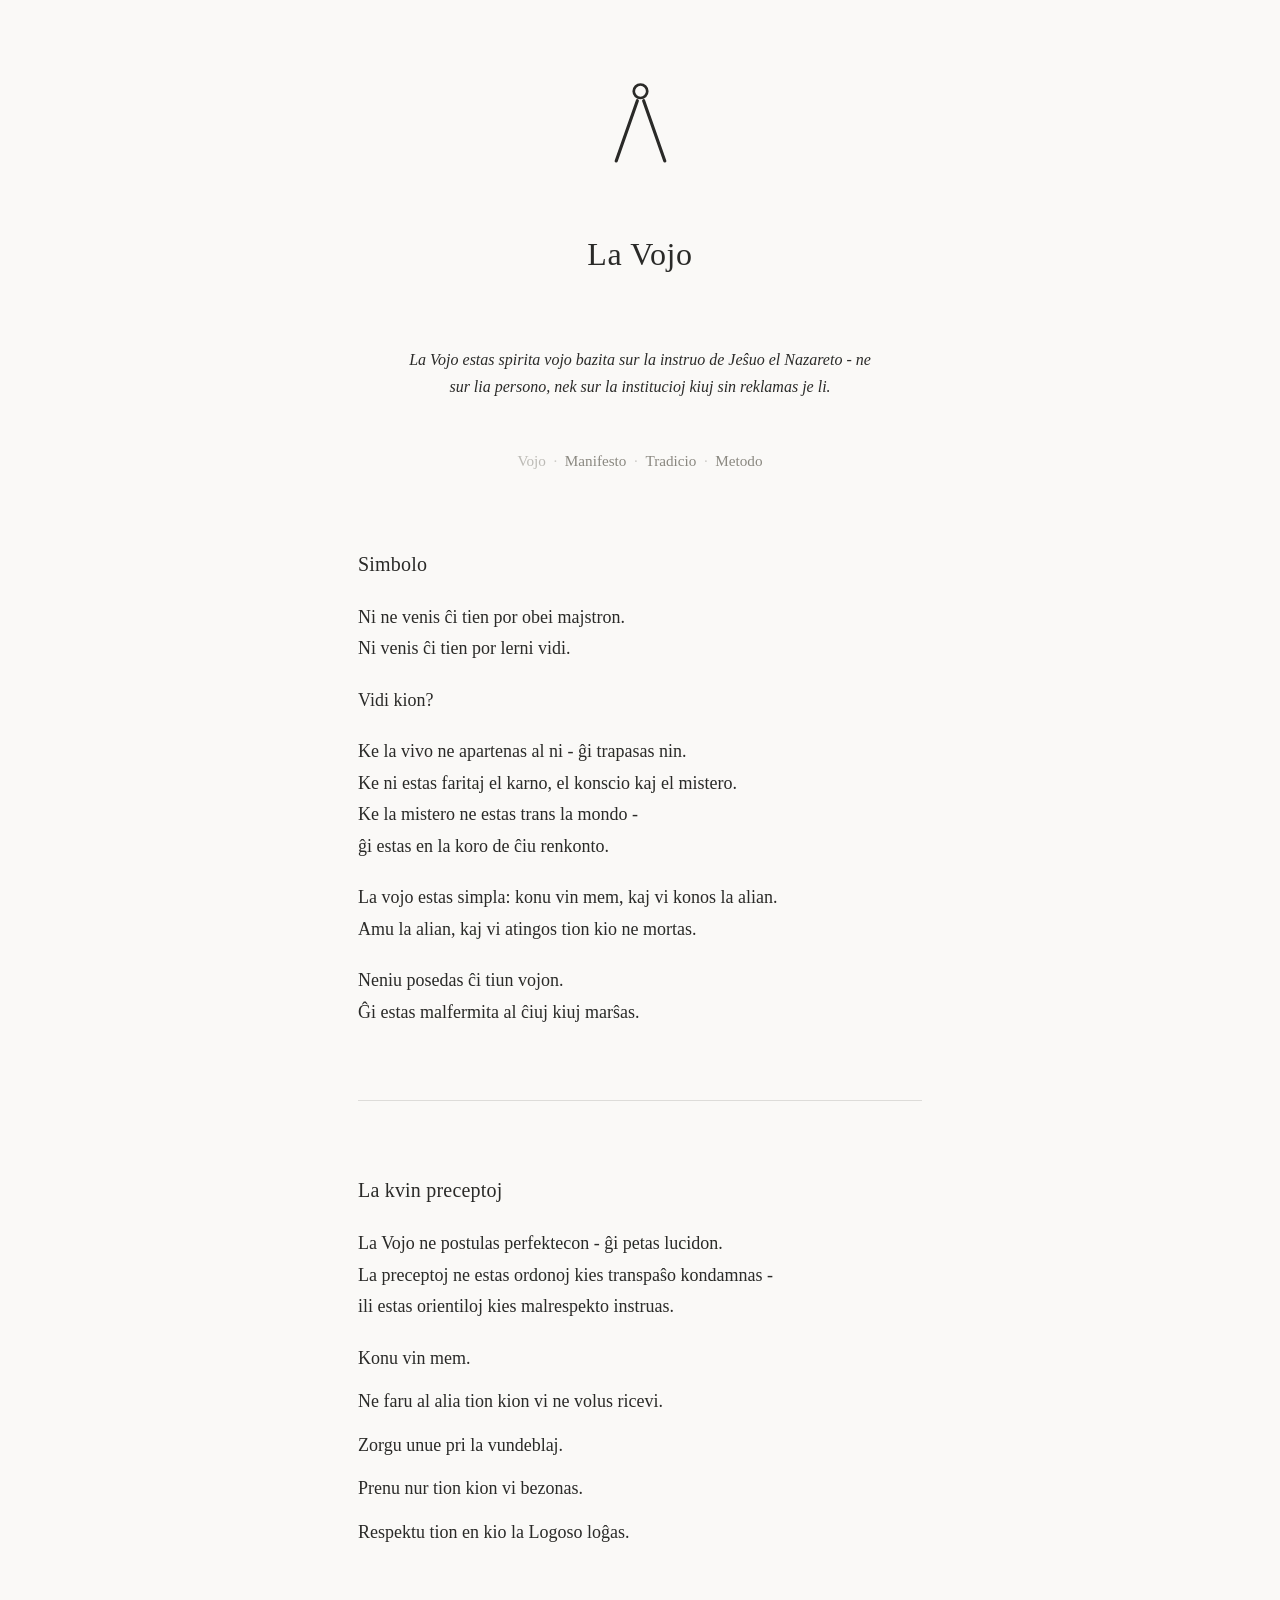
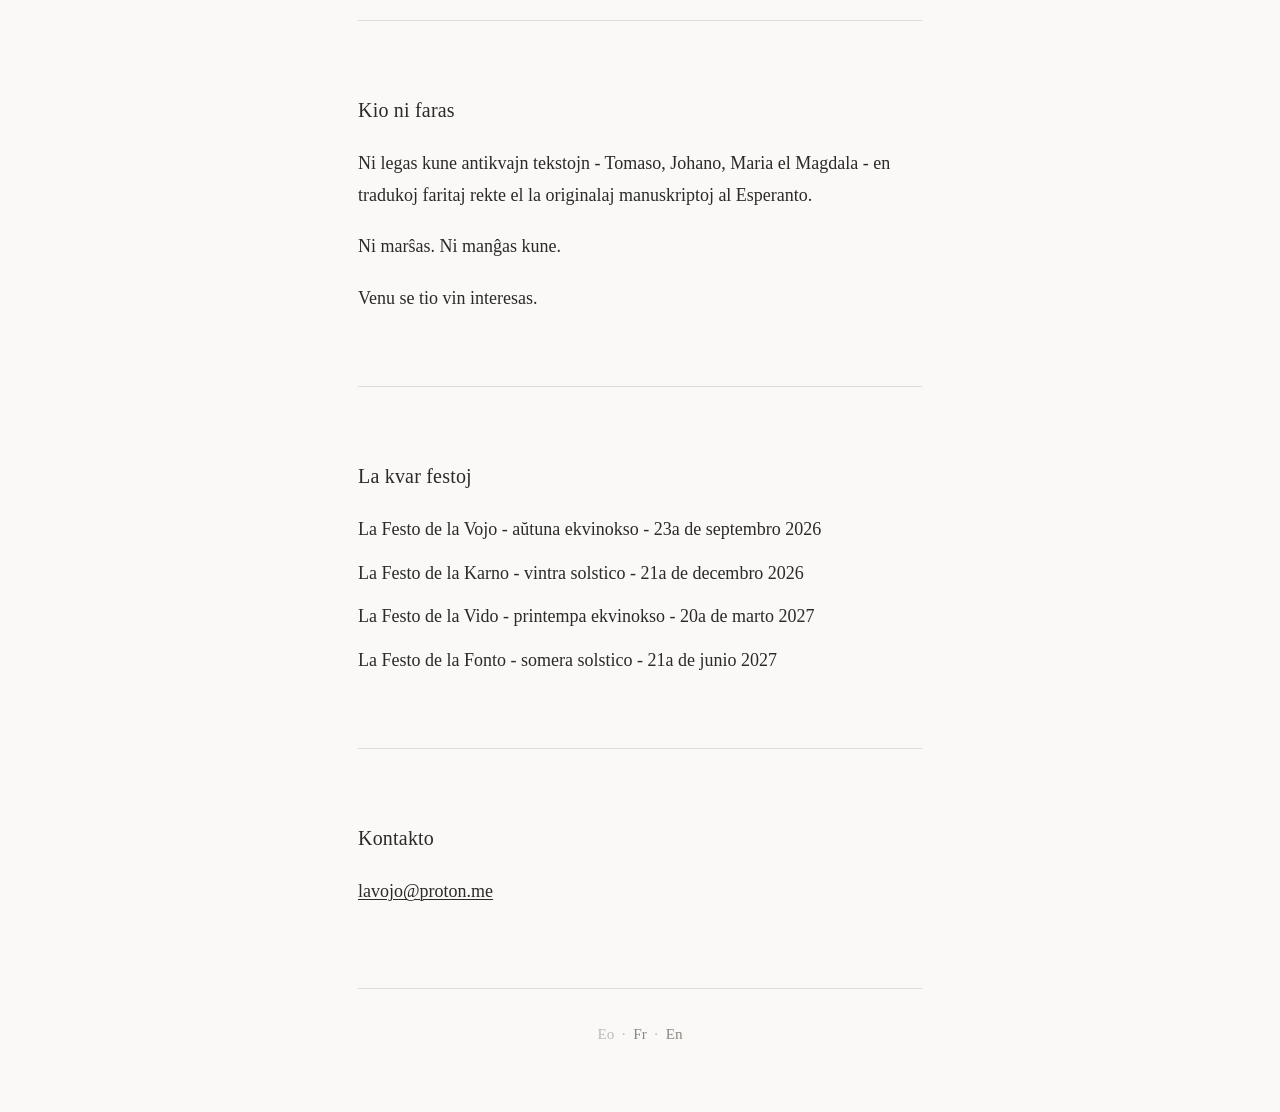
<file: index.html>
<!DOCTYPE html>
<html lang="eo">
<head>
<meta charset="utf-8">
<meta name="viewport" content="width=device-width, initial-scale=1">
<title>La Vojo</title>
<link rel="stylesheet" href="style.css">
</head>
<body>
<main>

<svg class="simbolo" viewBox="0 0 140 200" xmlns="http://www.w3.org/2000/svg" role="img" aria-label="La Vojo">
  <circle cx="70" cy="25" r="15" fill="none" stroke="currentColor" stroke-width="6"/>
  <line x1="63" y1="46" x2="16" y2="180" stroke="currentColor" stroke-width="7" stroke-linecap="round"/>
  <line x1="77" y1="46" x2="124" y2="180" stroke="currentColor" stroke-width="7" stroke-linecap="round"/>
</svg>

<h1>La Vojo</h1>

<p class="nature">La Vojo estas spirita vojo bazita sur la instruo de Jeŝuo el Nazareto - ne sur lia persono, nek sur la institucioj kiuj sin reklamas je li.</p>

<nav class="nav">
<span class="current">Vojo</span><span class="sep">·</span><a href="manifesto.html">Manifesto</a><span class="sep">·</span><a href="tradicio.html">Tradicio</a><span class="sep">·</span><a href="metodo.html">Metodo</a>
</nav>

<section>
<h2>Simbolo</h2>
<p>Ni ne venis ĉi tien por obei majstron.<br>
Ni venis ĉi tien por lerni vidi.</p>
<p>Vidi kion?</p>
<p>Ke la vivo ne apartenas al ni - ĝi trapasas nin.<br>
Ke ni estas faritaj el karno, el konscio kaj el mistero.<br>
Ke la mistero ne estas trans la mondo -<br>
ĝi estas en la koro de ĉiu renkonto.</p>
<p>La vojo estas simpla: konu vin mem, kaj vi konos la alian.<br>
Amu la alian, kaj vi atingos tion kio ne mortas.</p>
<p>Neniu posedas ĉi tiun vojon.<br>
Ĝi estas malfermita al ĉiuj kiuj marŝas.</p>
</section>

<section>
<h2>La kvin preceptoj</h2>
<p>La Vojo ne postulas perfektecon - ĝi petas lucidon.<br>
La preceptoj ne estas ordonoj kies transpaŝo kondamnas -<br>
ili estas orientiloj kies malrespekto instruas.</p>
<ul class="list-plain">
<li>Konu vin mem.</li>
<li>Ne faru al alia tion kion vi ne volus ricevi.</li>
<li>Zorgu unue pri la vundeblaj.</li>
<li>Prenu nur tion kion vi bezonas.</li>
<li>Respektu tion en kio la Logoso loĝas.</li>
</ul>
</section>

<section>
<h2>Kio ni faras</h2>
<p>Ni legas kune antikvajn tekstojn - Tomaso, Johano,
Maria el Magdala - en tradukoj faritaj rekte
el la originalaj manuskriptoj al Esperanto.</p>
<p>Ni marŝas. Ni manĝas kune.</p>
<p>Venu se tio vin interesas.</p>
</section>

<section>
<h2>La kvar festoj</h2>
<ul class="list-plain">
<li>La Festo de la Vojo - aŭtuna ekvinokso - 23a de septembro 2026</li>
<li>La Festo de la Karno - vintra solstico - 21a de decembro 2026</li>
<li>La Festo de la Vido - printempa ekvinokso - 20a de marto 2027</li>
<li>La Festo de la Fonto - somera solstico - 21a de junio 2027</li>
</ul>
</section>

<section>
<h2>Kontakto</h2>
<p><a href="mailto:lavojo@proton.me">lavojo@proton.me</a></p>
</section>

<nav class="lang">
<span class="current">Eo</span><span class="sep">·</span><a href="fr/">Fr</a><span class="sep">·</span><a href="en/">En</a>
</nav>

</main>
</body>
</html>
</file>
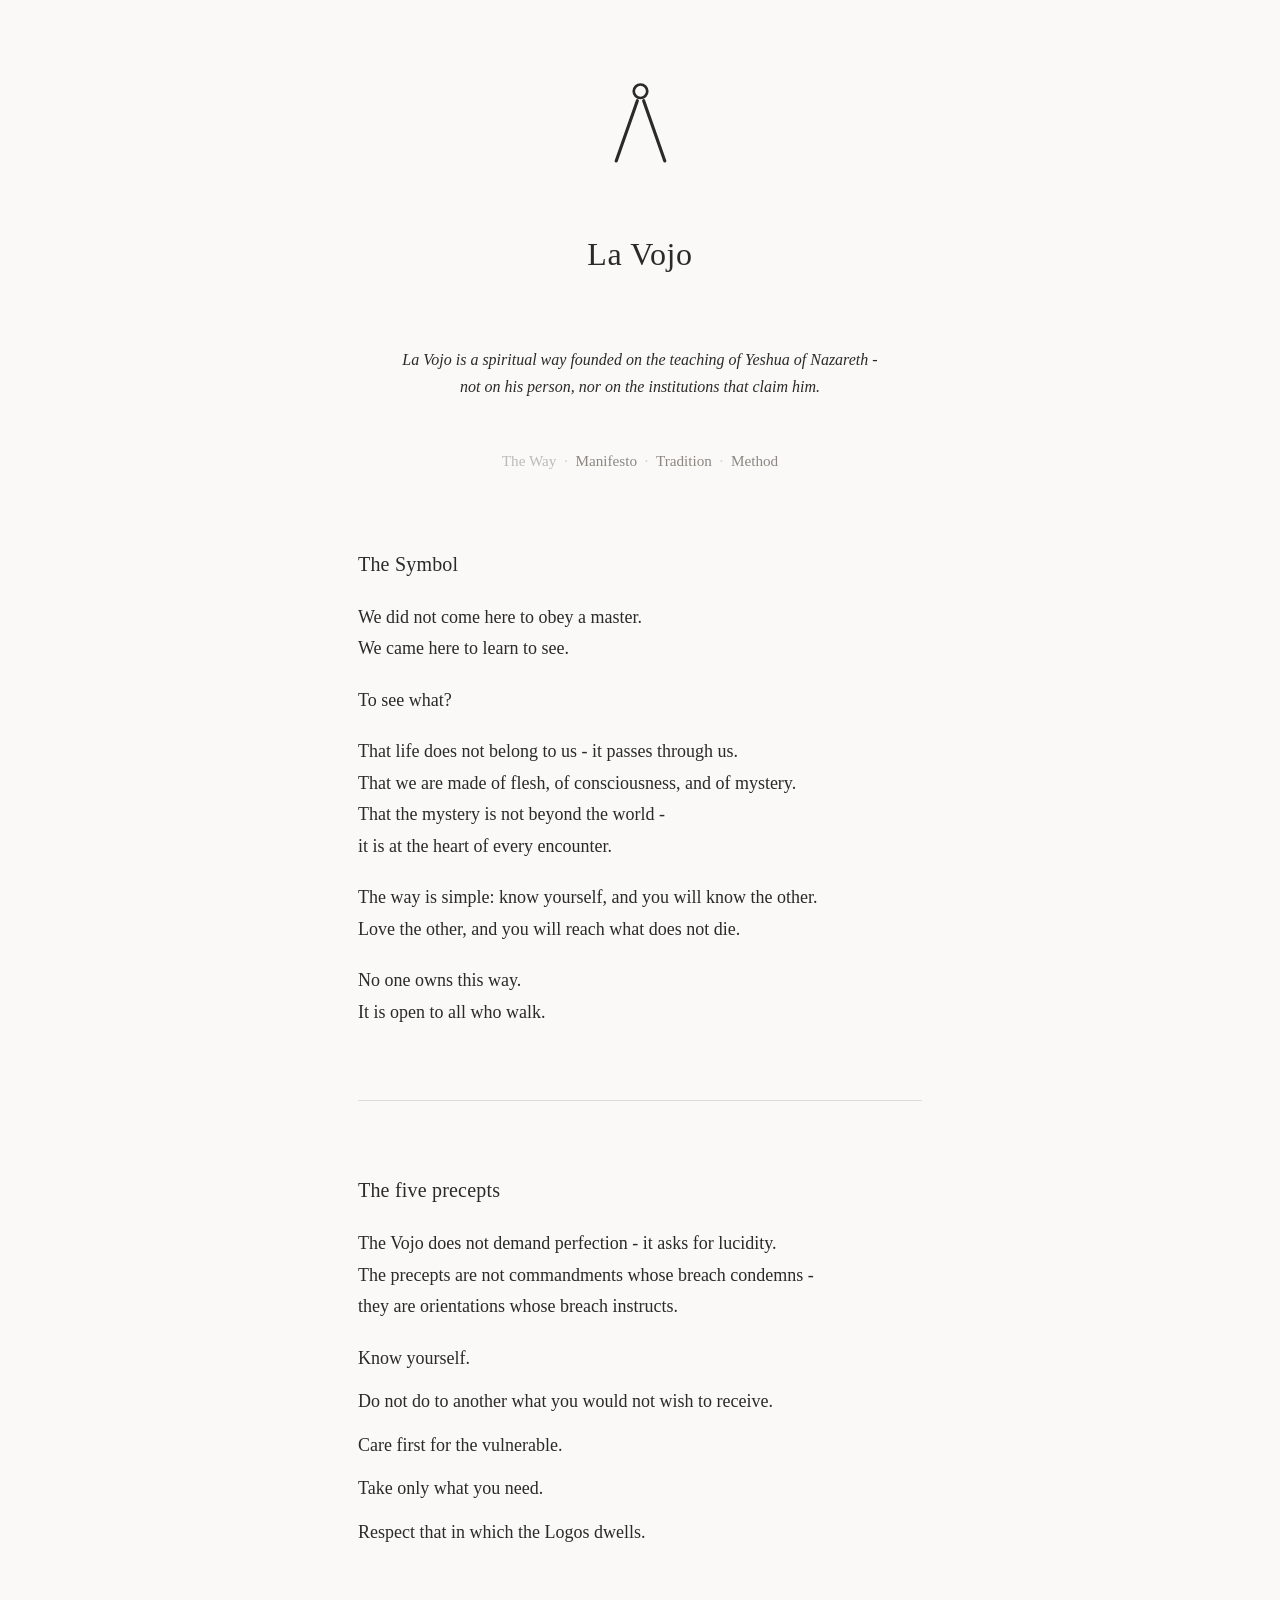
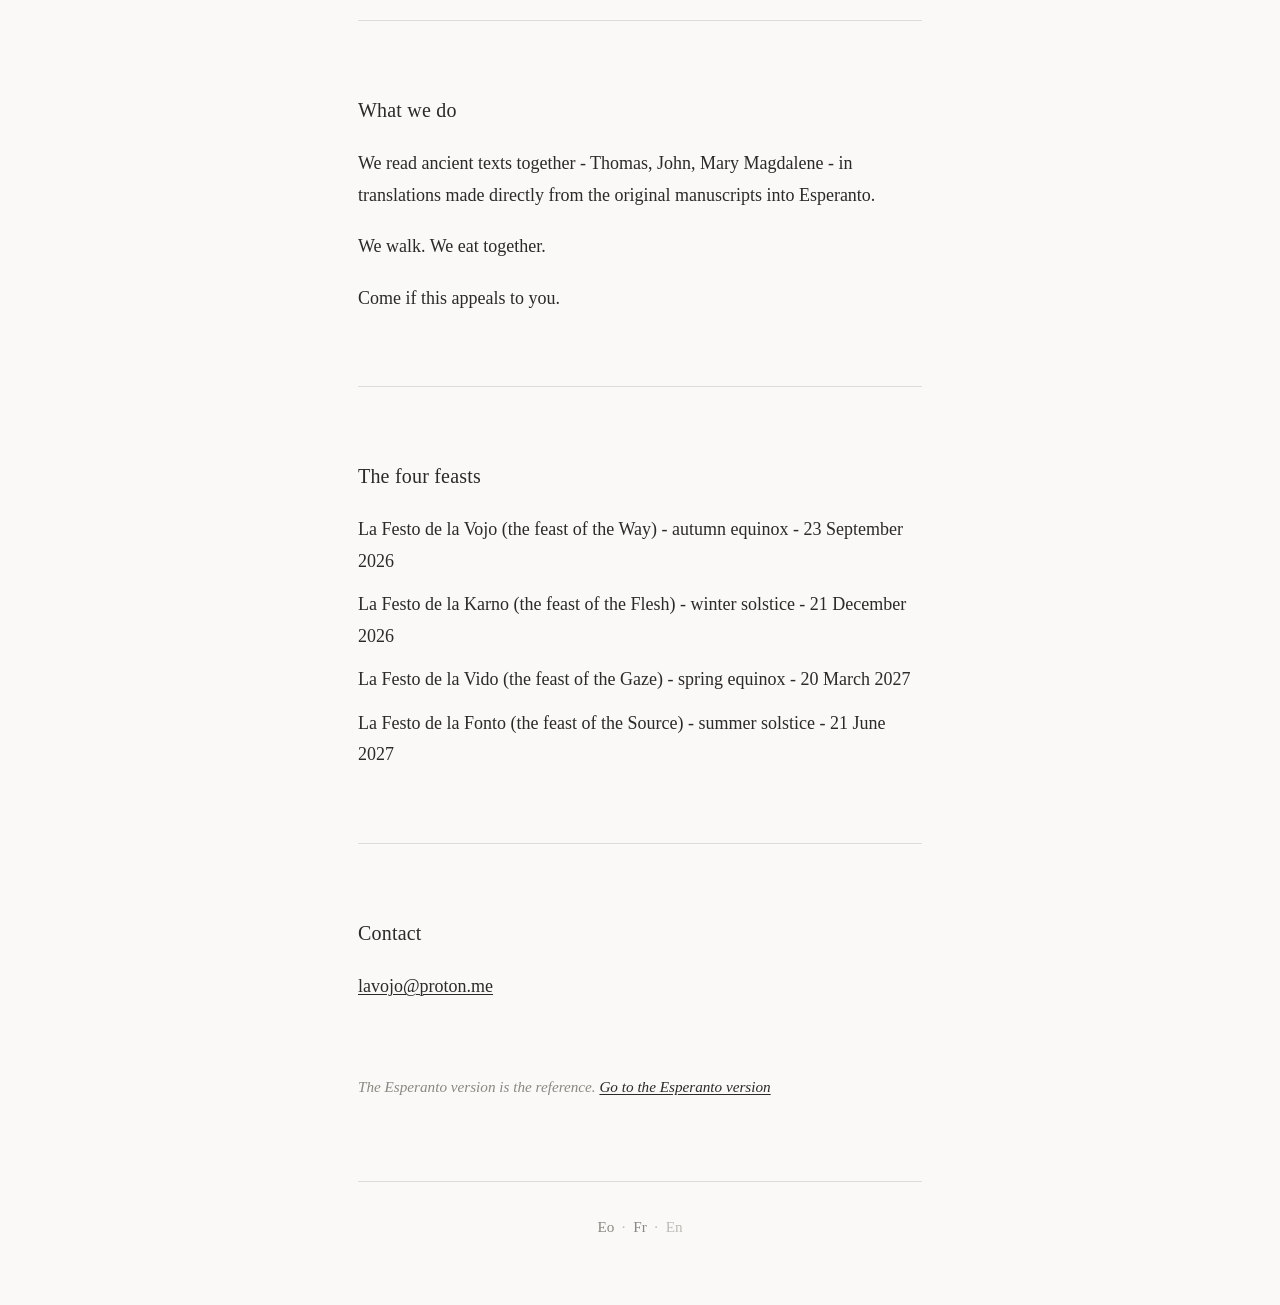
<file: en/index.html>
<!DOCTYPE html>
<html lang="en">
<head>
<meta charset="utf-8">
<meta name="viewport" content="width=device-width, initial-scale=1">
<title>La Vojo</title>
<link rel="stylesheet" href="../style.css">
</head>
<body>
<main>

<svg class="simbolo" viewBox="0 0 140 200" xmlns="http://www.w3.org/2000/svg" role="img" aria-label="La Vojo">
  <circle cx="70" cy="25" r="15" fill="none" stroke="currentColor" stroke-width="6"/>
  <line x1="63" y1="46" x2="16" y2="180" stroke="currentColor" stroke-width="7" stroke-linecap="round"/>
  <line x1="77" y1="46" x2="124" y2="180" stroke="currentColor" stroke-width="7" stroke-linecap="round"/>
</svg>

<h1>La Vojo</h1>

<p class="nature">La Vojo is a spiritual way founded on the teaching of Yeshua of Nazareth - not on his person, nor on the institutions that claim him.</p>

<nav class="nav">
<span class="current">The Way</span><span class="sep">·</span><a href="manifesto.html">Manifesto</a><span class="sep">·</span><a href="tradicio.html">Tradition</a><span class="sep">·</span><a href="metodo.html">Method</a>
</nav>

<section>
<h2>The Symbol</h2>
<p>We did not come here to obey a master.<br>
We came here to learn to see.</p>
<p>To see what?</p>
<p>That life does not belong to us - it passes through us.<br>
That we are made of flesh, of consciousness, and of mystery.<br>
That the mystery is not beyond the world -<br>
it is at the heart of every encounter.</p>
<p>The way is simple: know yourself, and you will know the other.<br>
Love the other, and you will reach what does not die.</p>
<p>No one owns this way.<br>
It is open to all who walk.</p>
</section>

<section>
<h2>The five precepts</h2>
<p>The Vojo does not demand perfection - it asks for lucidity.<br>
The precepts are not commandments whose breach condemns -<br>
they are orientations whose breach instructs.</p>
<ul class="list-plain">
<li>Know yourself.</li>
<li>Do not do to another what you would not wish to receive.</li>
<li>Care first for the vulnerable.</li>
<li>Take only what you need.</li>
<li>Respect that in which the Logos dwells.</li>
</ul>
</section>

<section>
<h2>What we do</h2>
<p>We read ancient texts together - Thomas, John,
Mary Magdalene - in translations made directly
from the original manuscripts into Esperanto.</p>
<p>We walk. We eat together.</p>
<p>Come if this appeals to you.</p>
</section>

<section>
<h2>The four feasts</h2>
<ul class="list-plain">
<li>La Festo de la Vojo (the feast of the Way) - autumn equinox - 23 September 2026</li>
<li>La Festo de la Karno (the feast of the Flesh) - winter solstice - 21 December 2026</li>
<li>La Festo de la Vido (the feast of the Gaze) - spring equinox - 20 March 2027</li>
<li>La Festo de la Fonto (the feast of the Source) - summer solstice - 21 June 2027</li>
</ul>
</section>

<section>
<h2>Contact</h2>
<p><a href="mailto:lavojo@proton.me">lavojo@proton.me</a></p>
</section>

<p class="note">The Esperanto version is the reference. <a href="../">Go to the Esperanto version</a></p>

<nav class="lang">
<a href="../">Eo</a><span class="sep">·</span><a href="../fr/">Fr</a><span class="sep">·</span><span class="current">En</span>
</nav>

</main>
</body>
</html>
</file>
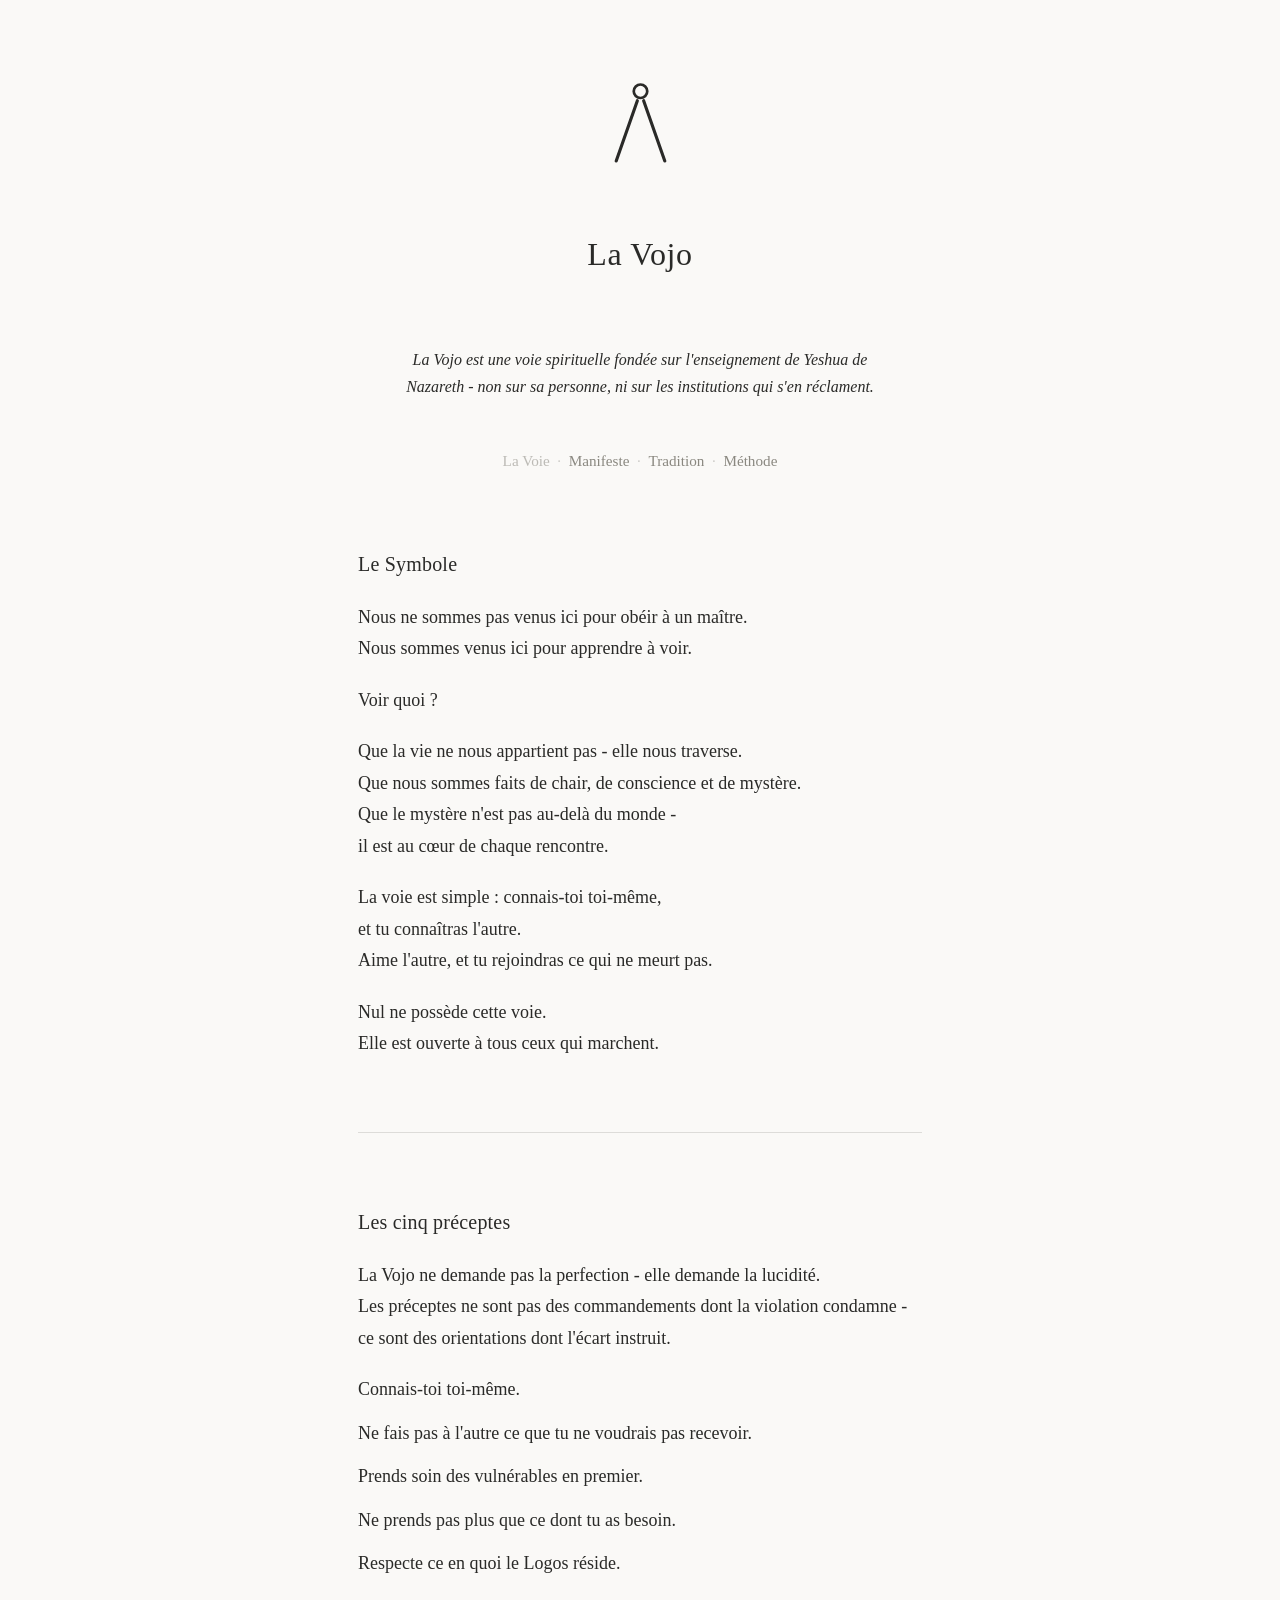
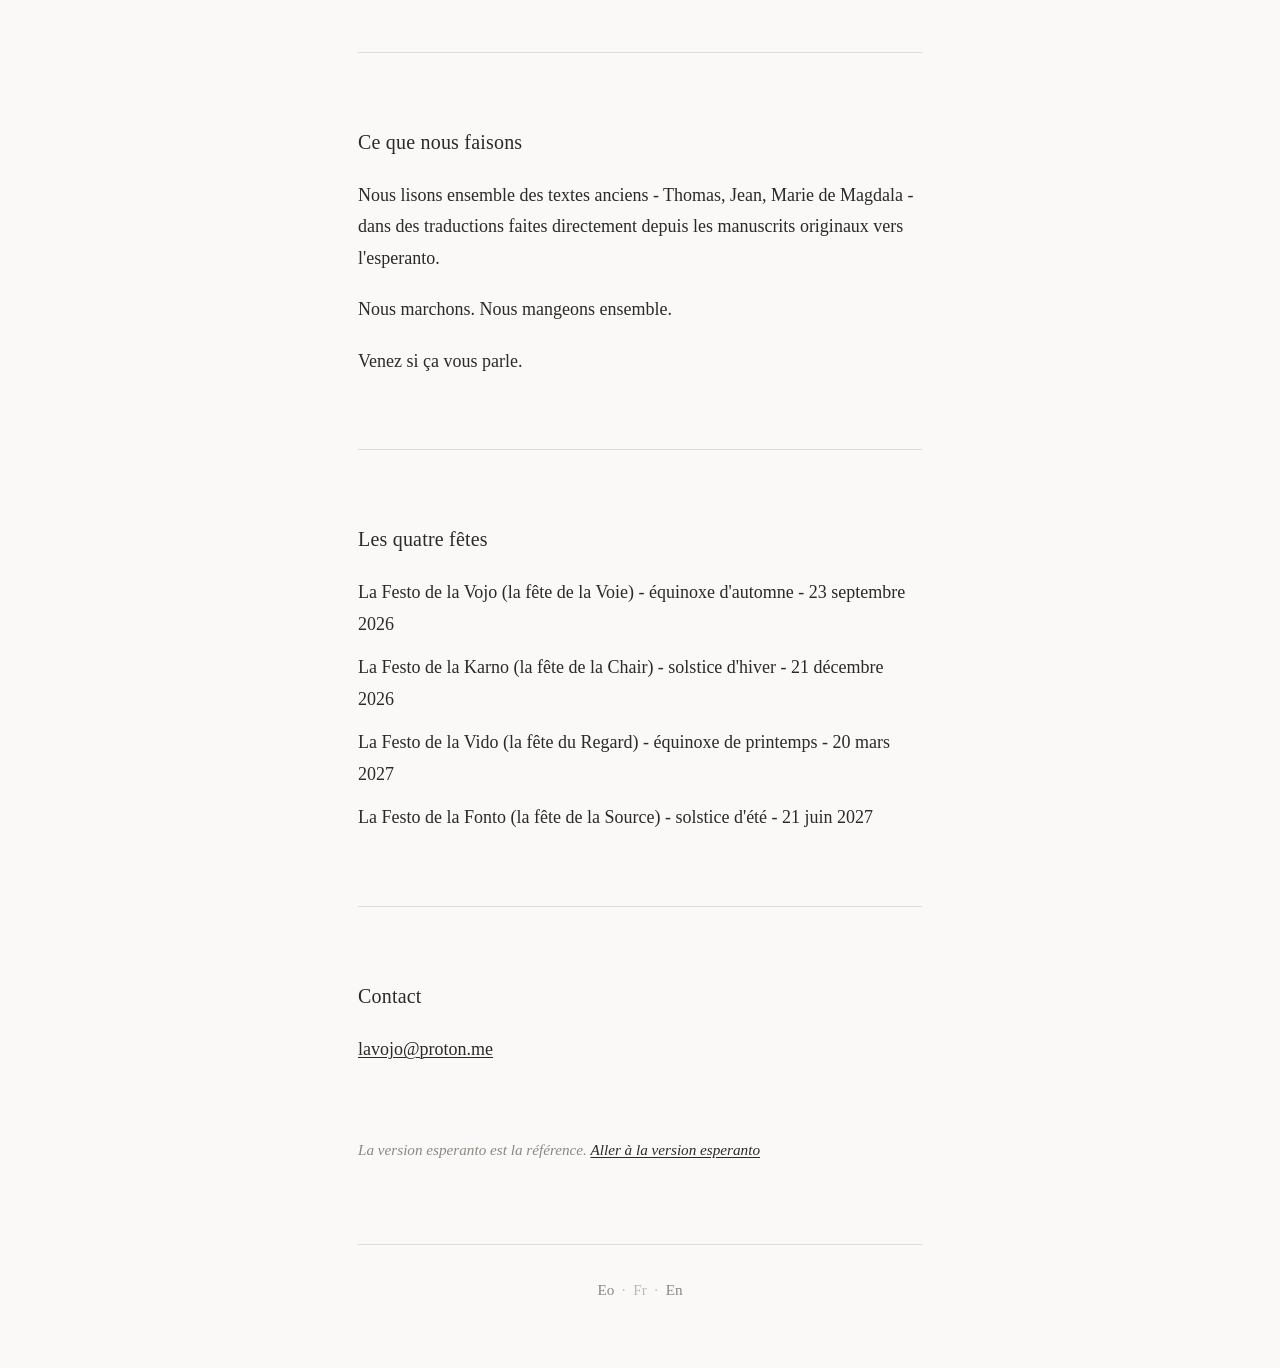
<file: fr/index.html>
<!DOCTYPE html>
<html lang="fr">
<head>
<meta charset="utf-8">
<meta name="viewport" content="width=device-width, initial-scale=1">
<title>La Vojo</title>
<link rel="stylesheet" href="../style.css">
</head>
<body>
<main>

<svg class="simbolo" viewBox="0 0 140 200" xmlns="http://www.w3.org/2000/svg" role="img" aria-label="La Vojo">
  <circle cx="70" cy="25" r="15" fill="none" stroke="currentColor" stroke-width="6"/>
  <line x1="63" y1="46" x2="16" y2="180" stroke="currentColor" stroke-width="7" stroke-linecap="round"/>
  <line x1="77" y1="46" x2="124" y2="180" stroke="currentColor" stroke-width="7" stroke-linecap="round"/>
</svg>

<h1>La Vojo</h1>

<p class="nature">La Vojo est une voie spirituelle fondée sur l'enseignement de Yeshua de Nazareth - non sur sa personne, ni sur les institutions qui s'en réclament.</p>

<nav class="nav">
<span class="current">La Voie</span><span class="sep">·</span><a href="manifesto.html">Manifeste</a><span class="sep">·</span><a href="tradicio.html">Tradition</a><span class="sep">·</span><a href="metodo.html">Méthode</a>
</nav>

<section>
<h2>Le Symbole</h2>
<p>Nous ne sommes pas venus ici pour obéir à un maître.<br>
Nous sommes venus ici pour apprendre à voir.</p>
<p>Voir quoi ?</p>
<p>Que la vie ne nous appartient pas - elle nous traverse.<br>
Que nous sommes faits de chair, de conscience et de mystère.<br>
Que le mystère n'est pas au-delà du monde -<br>
il est au cœur de chaque rencontre.</p>
<p>La voie est simple : connais-toi toi-même,<br>
et tu connaîtras l'autre.<br>
Aime l'autre, et tu rejoindras ce qui ne meurt pas.</p>
<p>Nul ne possède cette voie.<br>
Elle est ouverte à tous ceux qui marchent.</p>
</section>

<section>
<h2>Les cinq préceptes</h2>
<p>La Vojo ne demande pas la perfection - elle demande la lucidité.<br>
Les préceptes ne sont pas des commandements dont la violation condamne -<br>
ce sont des orientations dont l'écart instruit.</p>
<ul class="list-plain">
<li>Connais-toi toi-même.</li>
<li>Ne fais pas à l'autre ce que tu ne voudrais pas recevoir.</li>
<li>Prends soin des vulnérables en premier.</li>
<li>Ne prends pas plus que ce dont tu as besoin.</li>
<li>Respecte ce en quoi le Logos réside.</li>
</ul>
</section>

<section>
<h2>Ce que nous faisons</h2>
<p>Nous lisons ensemble des textes anciens - Thomas, Jean,
Marie de Magdala - dans des traductions faites
directement depuis les manuscrits originaux vers l'esperanto.</p>
<p>Nous marchons. Nous mangeons ensemble.</p>
<p>Venez si ça vous parle.</p>
</section>

<section>
<h2>Les quatre fêtes</h2>
<ul class="list-plain">
<li>La Festo de la Vojo (la fête de la Voie) - équinoxe d'automne - 23 septembre 2026</li>
<li>La Festo de la Karno (la fête de la Chair) - solstice d'hiver - 21 décembre 2026</li>
<li>La Festo de la Vido (la fête du Regard) - équinoxe de printemps - 20 mars 2027</li>
<li>La Festo de la Fonto (la fête de la Source) - solstice d'été - 21 juin 2027</li>
</ul>
</section>

<section>
<h2>Contact</h2>
<p><a href="mailto:lavojo@proton.me">lavojo@proton.me</a></p>
</section>

<p class="note">La version esperanto est la référence. <a href="../">Aller à la version esperanto</a></p>

<nav class="lang">
<a href="../">Eo</a><span class="sep">·</span><span class="current">Fr</span><span class="sep">·</span><a href="../en/">En</a>
</nav>

</main>
</body>
</html>
</file>
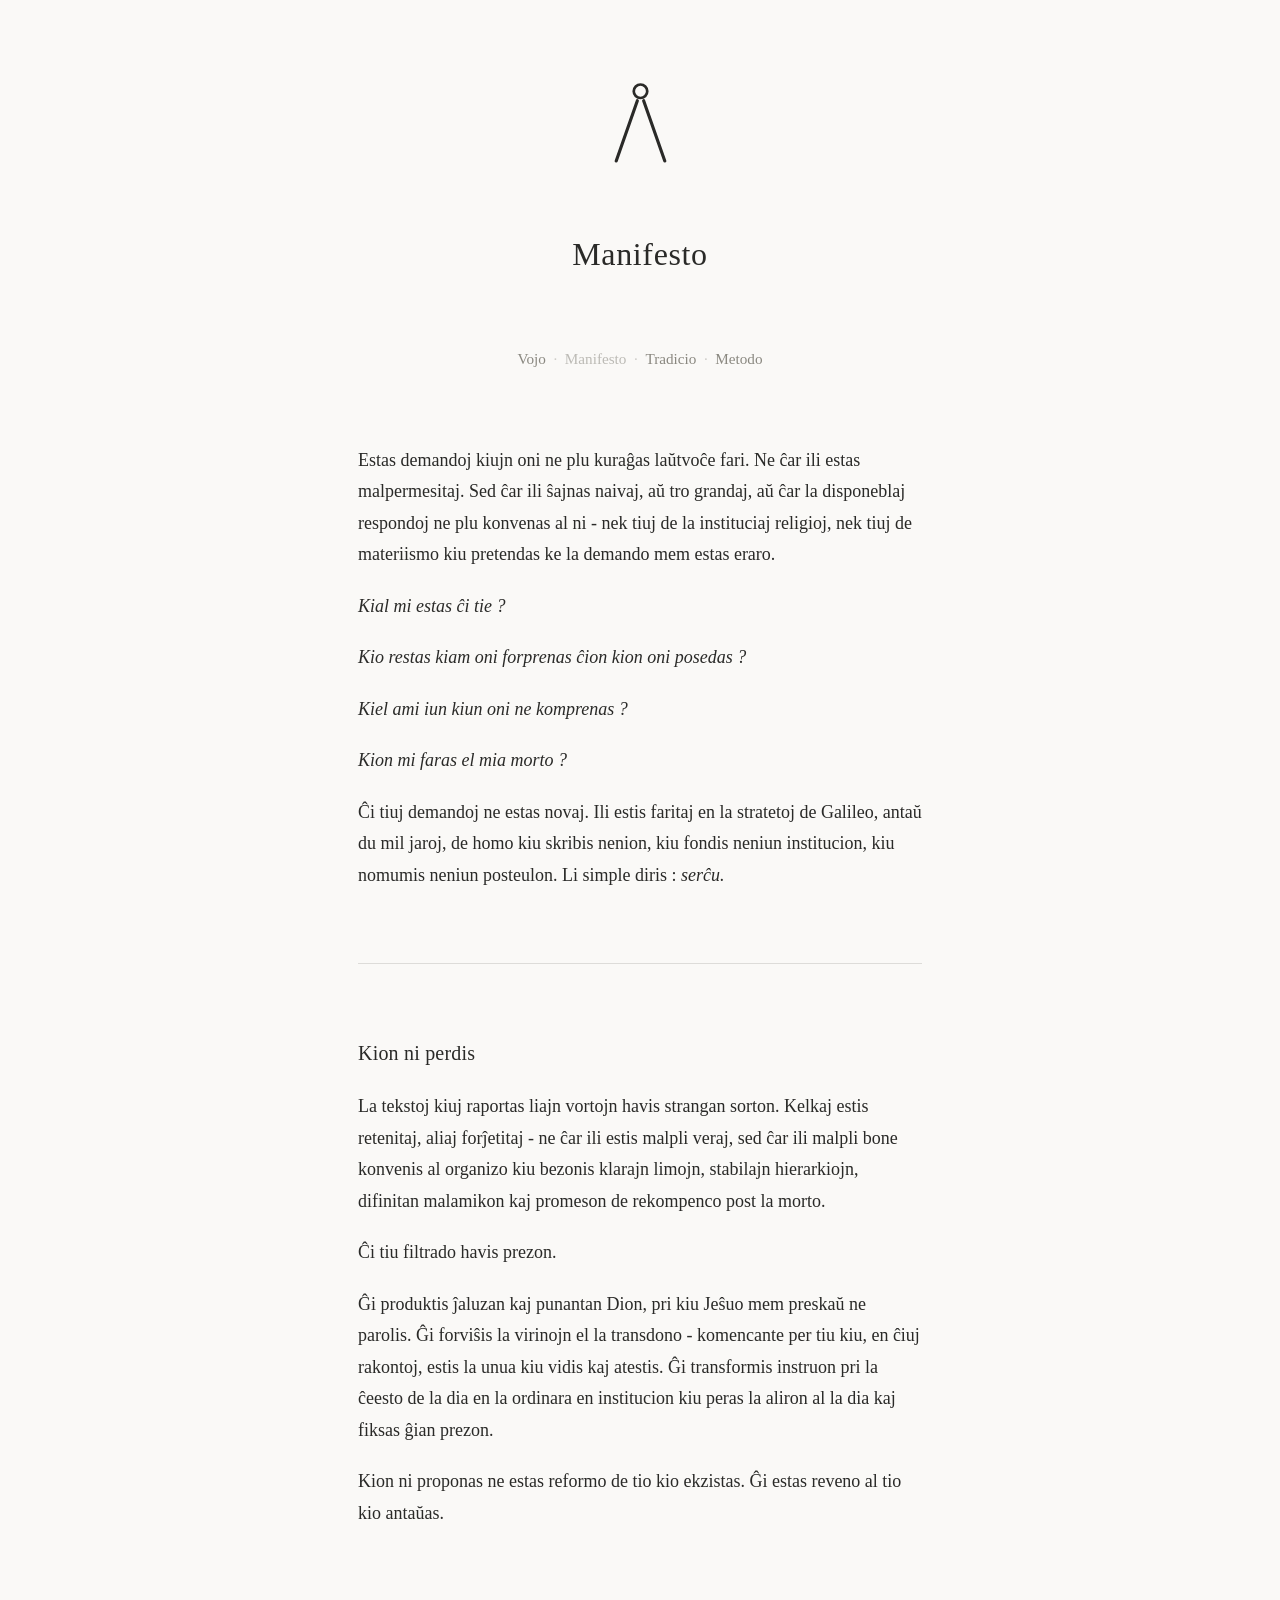
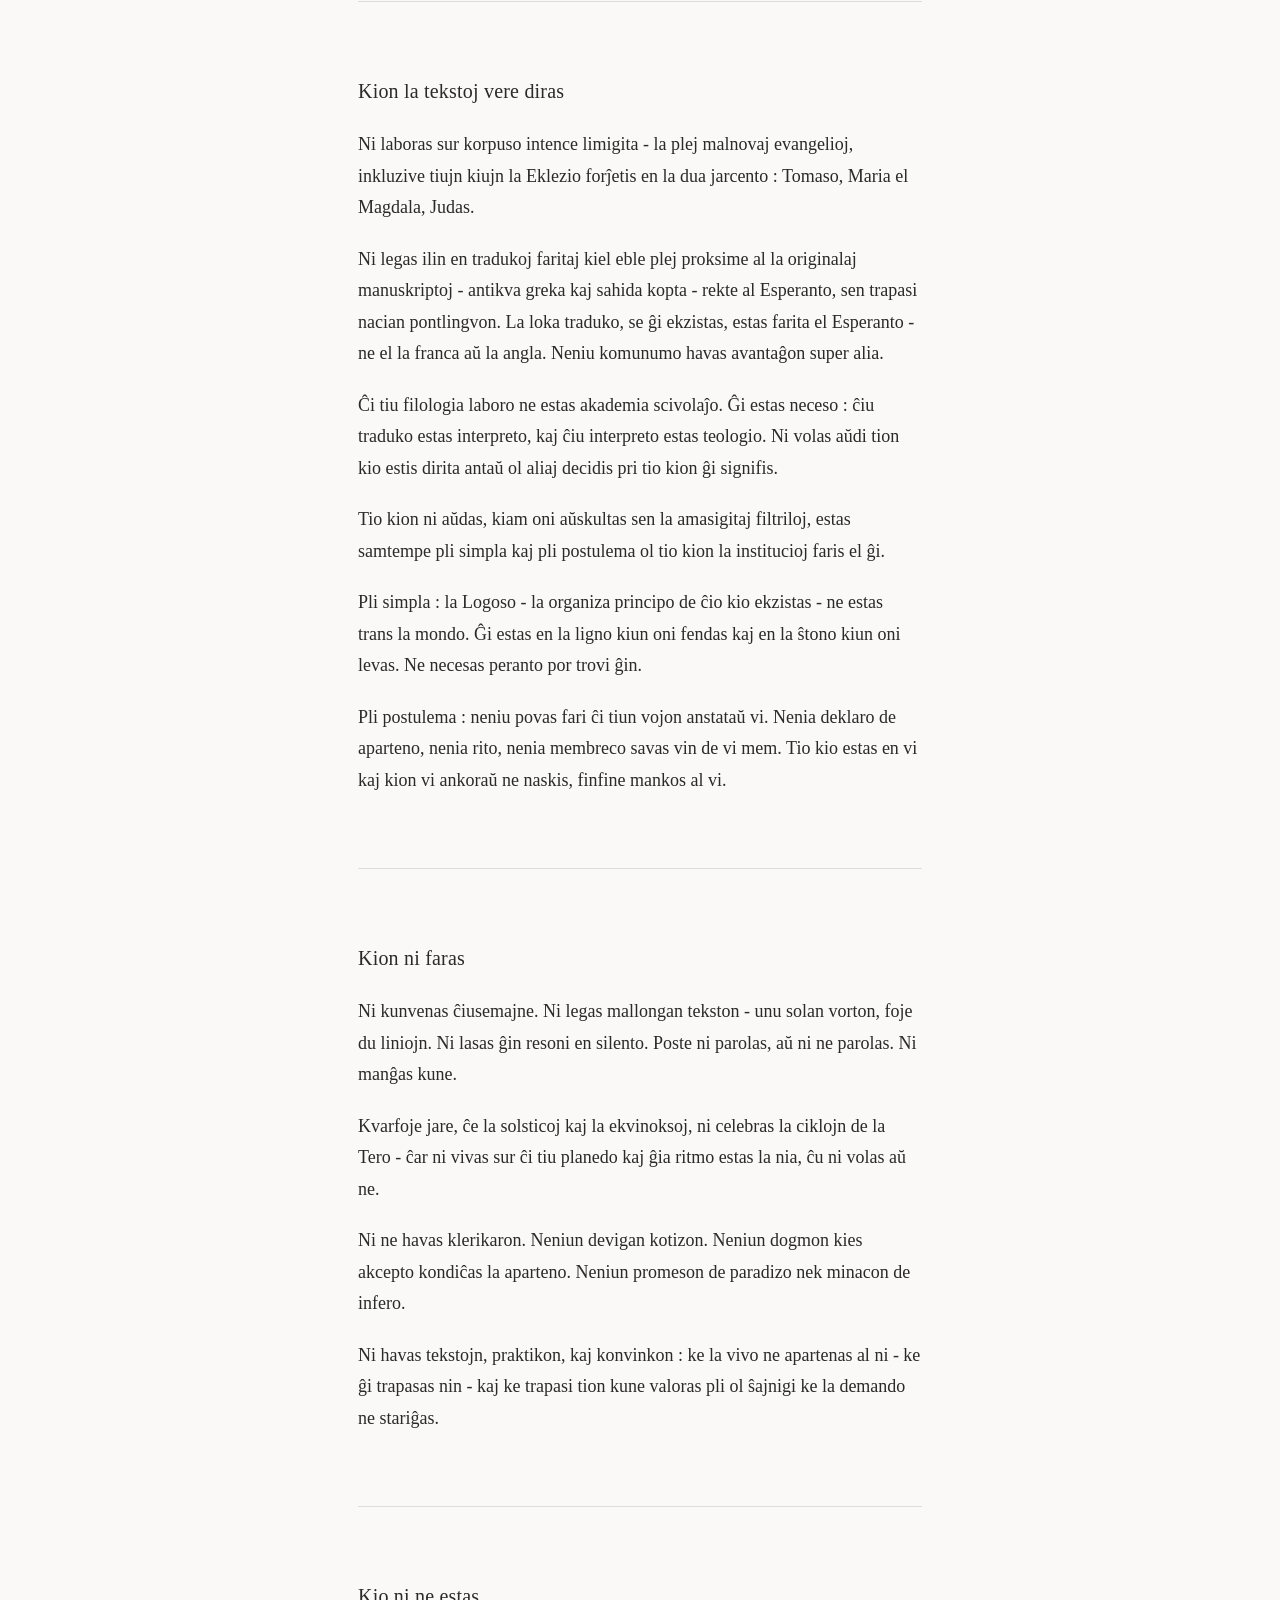
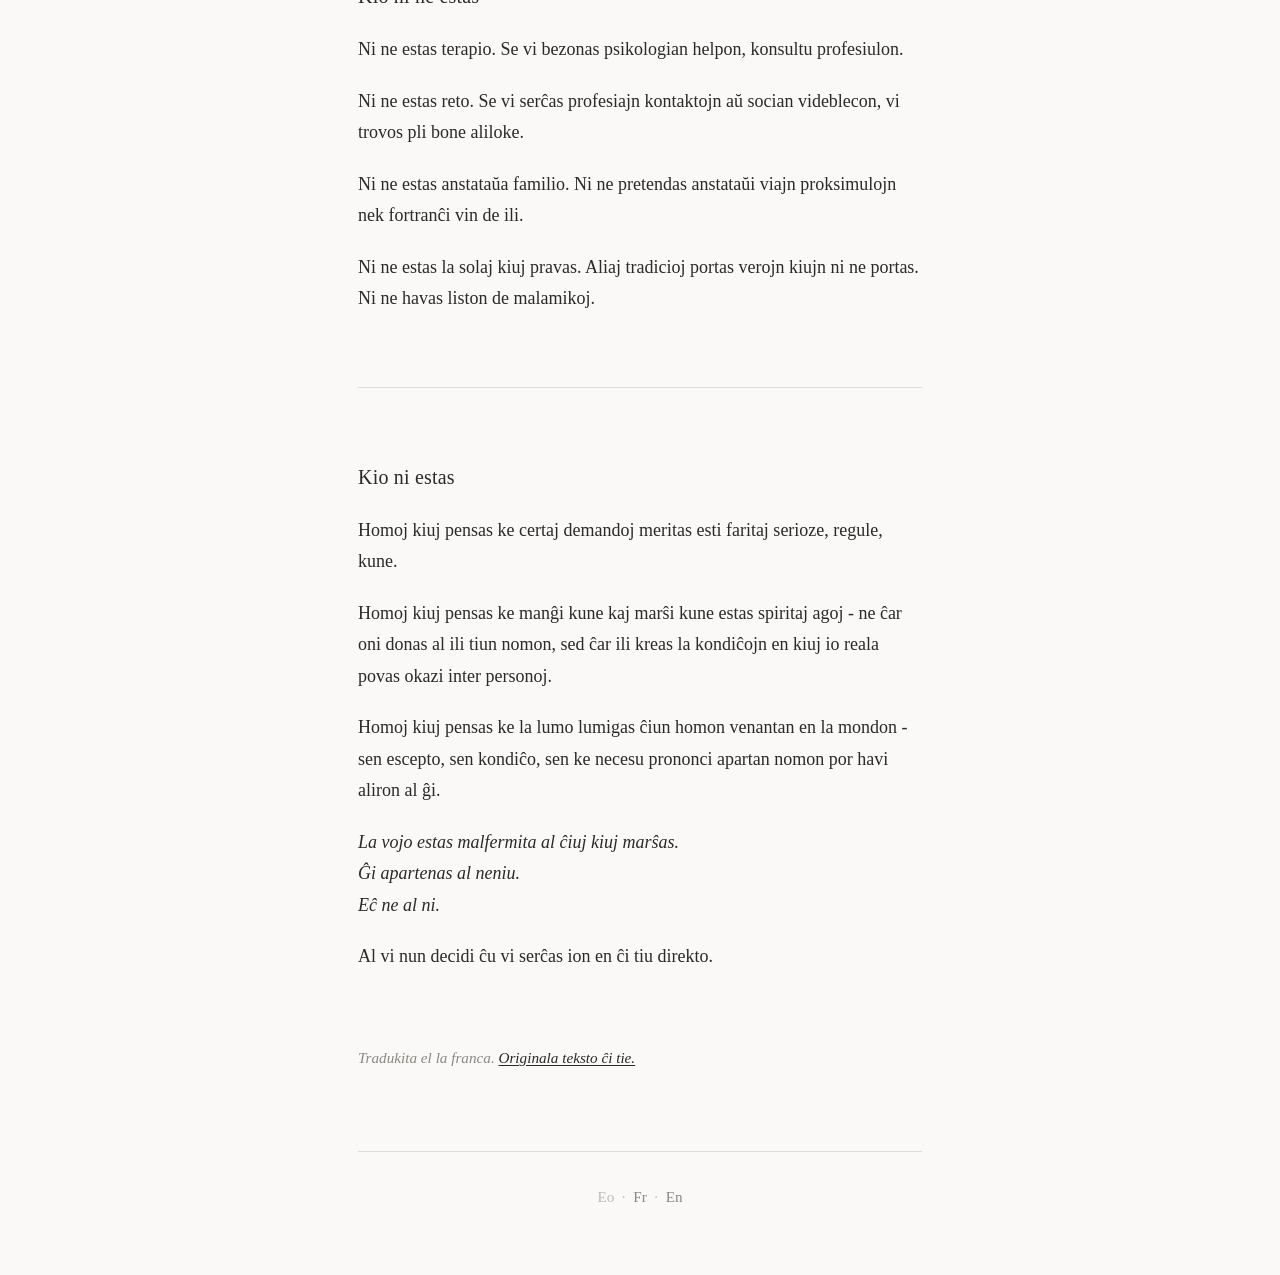
<file: manifesto.html>
<!DOCTYPE html>
<html lang="eo">
<head>
<meta charset="utf-8">
<meta name="viewport" content="width=device-width, initial-scale=1">
<title>La Vojo - Manifesto</title>
<link rel="stylesheet" href="style.css">
</head>
<body>
<main>

<svg class="simbolo" viewBox="0 0 140 200" xmlns="http://www.w3.org/2000/svg" role="img" aria-label="La Vojo">
  <circle cx="70" cy="25" r="15" fill="none" stroke="currentColor" stroke-width="6"/>
  <line x1="63" y1="46" x2="16" y2="180" stroke="currentColor" stroke-width="7" stroke-linecap="round"/>
  <line x1="77" y1="46" x2="124" y2="180" stroke="currentColor" stroke-width="7" stroke-linecap="round"/>
</svg>

<h1>Manifesto</h1>

<nav class="nav">
<a href="index.html">Vojo</a><span class="sep">·</span><span class="current">Manifesto</span><span class="sep">·</span><a href="tradicio.html">Tradicio</a><span class="sep">·</span><a href="metodo.html">Metodo</a>
</nav>

<section>
<p>Estas demandoj kiujn oni ne plu kuraĝas laŭtvoĉe fari. Ne ĉar ili estas malpermesitaj. Sed ĉar ili ŝajnas naivaj, aŭ tro grandaj, aŭ ĉar la disponeblaj respondoj ne plu konvenas al ni - nek tiuj de la instituciaj religioj, nek tiuj de materiismo kiu pretendas ke la demando mem estas eraro.</p>

<p><em>Kial mi estas ĉi tie ?</em></p>
<p><em>Kio restas kiam oni forprenas ĉion kion oni posedas ?</em></p>
<p><em>Kiel ami iun kiun oni ne komprenas ?</em></p>
<p><em>Kion mi faras el mia morto ?</em></p>

<p>Ĉi tiuj demandoj ne estas novaj. Ili estis faritaj en la stratetoj de Galileo, antaŭ du mil jaroj, de homo kiu skribis nenion, kiu fondis neniun institucion, kiu nomumis neniun posteulon. Li simple diris : <em>serĉu.</em></p>
</section>

<section>
<h2>Kion ni perdis</h2>
<p>La tekstoj kiuj raportas liajn vortojn havis strangan sorton. Kelkaj estis retenitaj, aliaj forĵetitaj - ne ĉar ili estis malpli veraj, sed ĉar ili malpli bone konvenis al organizo kiu bezonis klarajn limojn, stabilajn hierarkiojn, difinitan malamikon kaj promeson de rekompenco post la morto.</p>
<p>Ĉi tiu filtrado havis prezon.</p>
<p>Ĝi produktis ĵaluzan kaj punantan Dion, pri kiu Jeŝuo mem preskaŭ ne parolis. Ĝi forviŝis la virinojn el la transdono - komencante per tiu kiu, en ĉiuj rakontoj, estis la unua kiu vidis kaj atestis. Ĝi transformis instruon pri la ĉeesto de la dia en la ordinara en institucion kiu peras la aliron al la dia kaj fiksas ĝian prezon.</p>
<p>Kion ni proponas ne estas reformo de tio kio ekzistas. Ĝi estas reveno al tio kio antaŭas.</p>
</section>

<section>
<h2>Kion la tekstoj vere diras</h2>
<p>Ni laboras sur korpuso intence limigita - la plej malnovaj evangelioj, inkluzive tiujn kiujn la Eklezio forĵetis en la dua jarcento : Tomaso, Maria el Magdala, Judas.</p>
<p>Ni legas ilin en tradukoj faritaj kiel eble plej proksime al la originalaj manuskriptoj - antikva greka kaj sahida kopta - rekte al Esperanto, sen trapasi nacian pontlingvon. La loka traduko, se ĝi ekzistas, estas farita el Esperanto - ne el la franca aŭ la angla. Neniu komunumo havas avantaĝon super alia.</p>
<p>Ĉi tiu filologia laboro ne estas akademia scivolaĵo. Ĝi estas neceso : ĉiu traduko estas interpreto, kaj ĉiu interpreto estas teologio. Ni volas aŭdi tion kio estis dirita antaŭ ol aliaj decidis pri tio kion ĝi signifis.</p>
<p>Tio kion ni aŭdas, kiam oni aŭskultas sen la amasigitaj filtriloj, estas samtempe pli simpla kaj pli postulema ol tio kion la institucioj faris el ĝi.</p>
<p>Pli simpla : la Logoso - la organiza principo de ĉio kio ekzistas - ne estas trans la mondo. Ĝi estas en la ligno kiun oni fendas kaj en la ŝtono kiun oni levas. Ne necesas peranto por trovi ĝin.</p>
<p>Pli postulema : neniu povas fari ĉi tiun vojon anstataŭ vi. Nenia deklaro de aparteno, nenia rito, nenia membreco savas vin de vi mem. Tio kio estas en vi kaj kion vi ankoraŭ ne naskis, finfine mankos al vi.</p>
</section>

<section>
<h2>Kion ni faras</h2>
<p>Ni kunvenas ĉiusemajne. Ni legas mallongan tekston - unu solan vorton, foje du liniojn. Ni lasas ĝin resoni en silento. Poste ni parolas, aŭ ni ne parolas. Ni manĝas kune.</p>
<p>Kvarfoje jare, ĉe la solsticoj kaj la ekvinoksoj, ni celebras la ciklojn de la Tero - ĉar ni vivas sur ĉi tiu planedo kaj ĝia ritmo estas la nia, ĉu ni volas aŭ ne.</p>
<p>Ni ne havas klerikaron. Neniun devigan kotizon. Neniun dogmon kies akcepto kondiĉas la aparteno. Neniun promeson de paradizo nek minacon de infero.</p>
<p>Ni havas tekstojn, praktikon, kaj konvinkon : ke la vivo ne apartenas al ni - ke ĝi trapasas nin - kaj ke trapasi tion kune valoras pli ol ŝajnigi ke la demando ne stariĝas.</p>
</section>

<section>
<h2>Kio ni ne estas</h2>
<p>Ni ne estas terapio. Se vi bezonas psikologian helpon, konsultu profesiulon.</p>
<p>Ni ne estas reto. Se vi serĉas profesiajn kontaktojn aŭ socian videblecon, vi trovos pli bone aliloke.</p>
<p>Ni ne estas anstataŭa familio. Ni ne pretendas anstataŭi viajn proksimulojn nek fortranĉi vin de ili.</p>
<p>Ni ne estas la solaj kiuj pravas. Aliaj tradicioj portas verojn kiujn ni ne portas. Ni ne havas liston de malamikoj.</p>
</section>

<section>
<h2>Kio ni estas</h2>
<p>Homoj kiuj pensas ke certaj demandoj meritas esti faritaj serioze, regule, kune.</p>
<p>Homoj kiuj pensas ke manĝi kune kaj marŝi kune estas spiritaj agoj - ne ĉar oni donas al ili tiun nomon, sed ĉar ili kreas la kondiĉojn en kiuj io reala povas okazi inter personoj.</p>
<p>Homoj kiuj pensas ke la lumo lumigas ĉiun homon venantan en la mondon - sen escepto, sen kondiĉo, sen ke necesu prononci apartan nomon por havi aliron al ĝi.</p>

<p><em>La vojo estas malfermita al ĉiuj kiuj marŝas.<br>
Ĝi apartenas al neniu.<br>
Eĉ ne al ni.</em></p>

<p>Al vi nun decidi ĉu vi serĉas ion en ĉi tiu direkto.</p>
</section>

<p class="note">Tradukita el la franca. <a href="fr/manifesto.html">Originala teksto ĉi tie.</a></p>

<nav class="lang">
<span class="current">Eo</span><span class="sep">·</span><a href="fr/manifesto.html">Fr</a><span class="sep">·</span><a href="en/manifesto.html">En</a>
</nav>

</main>
</body>
</html>
</file>
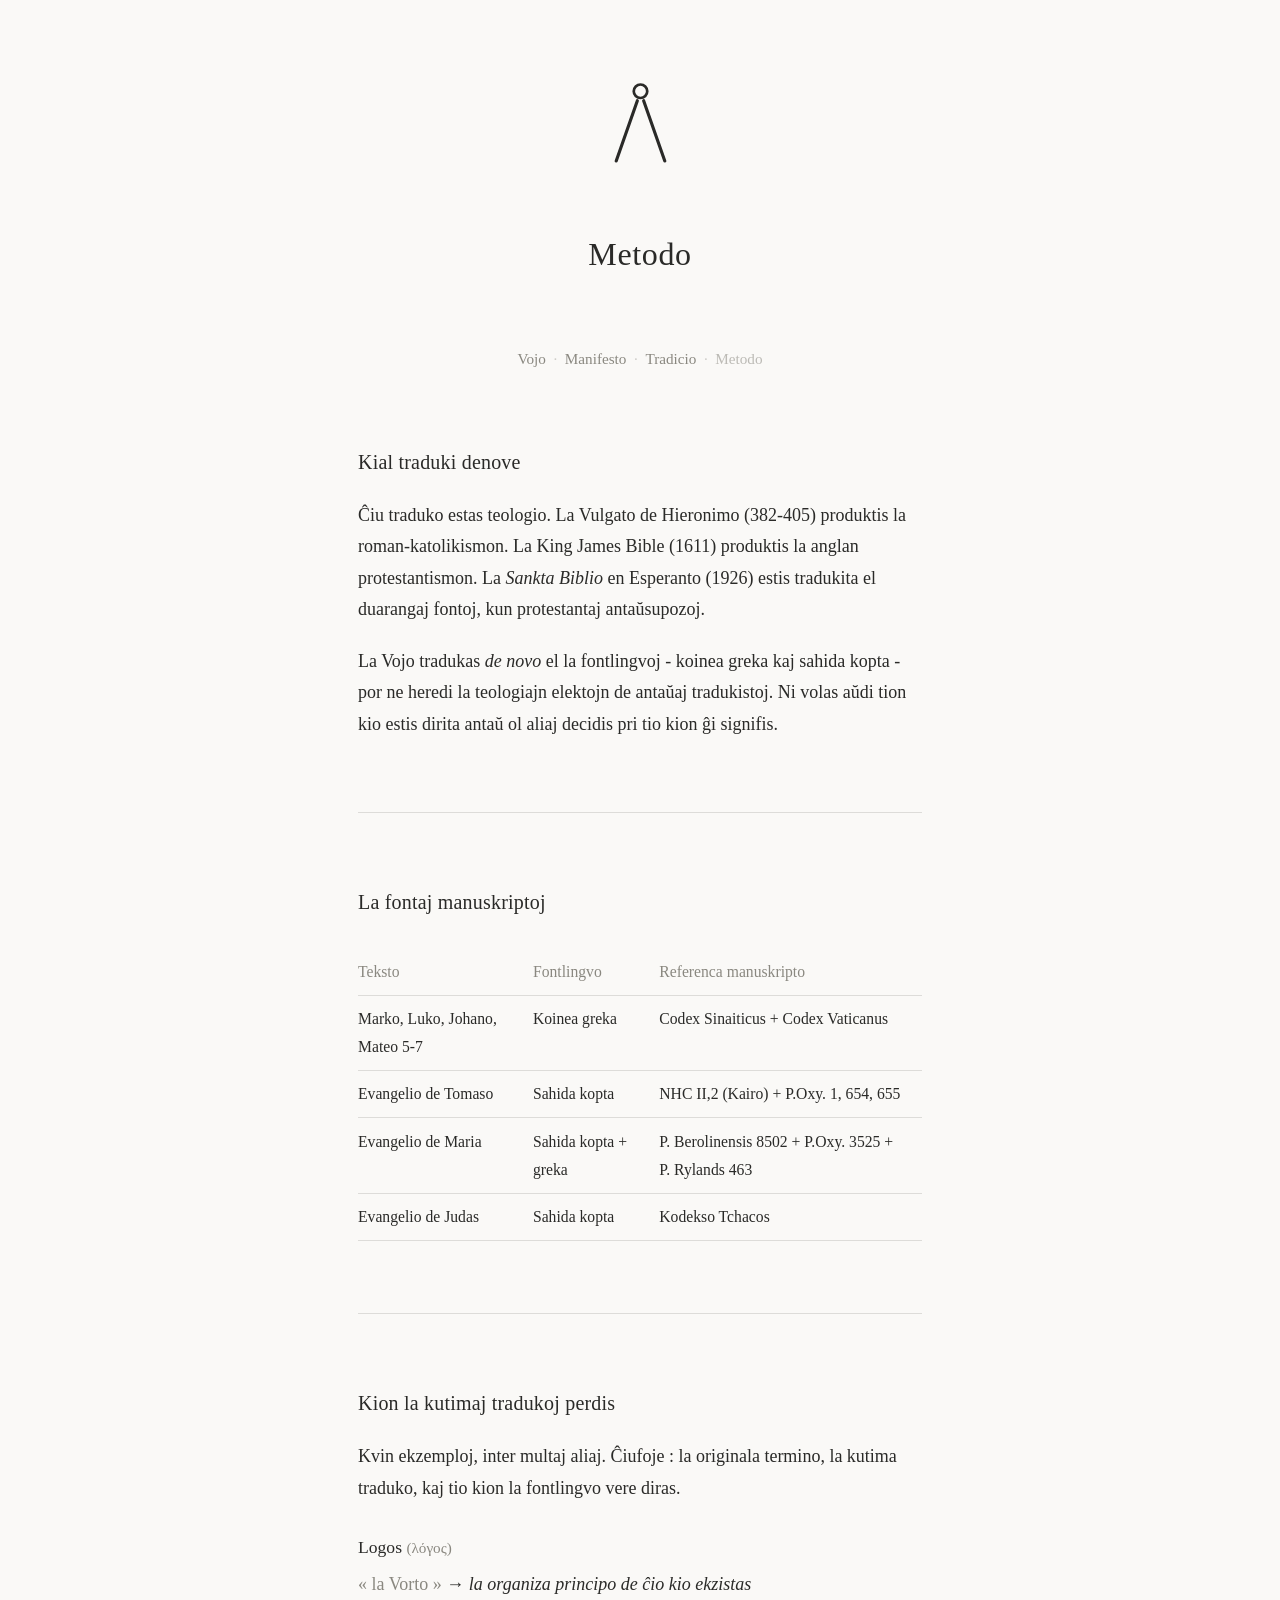
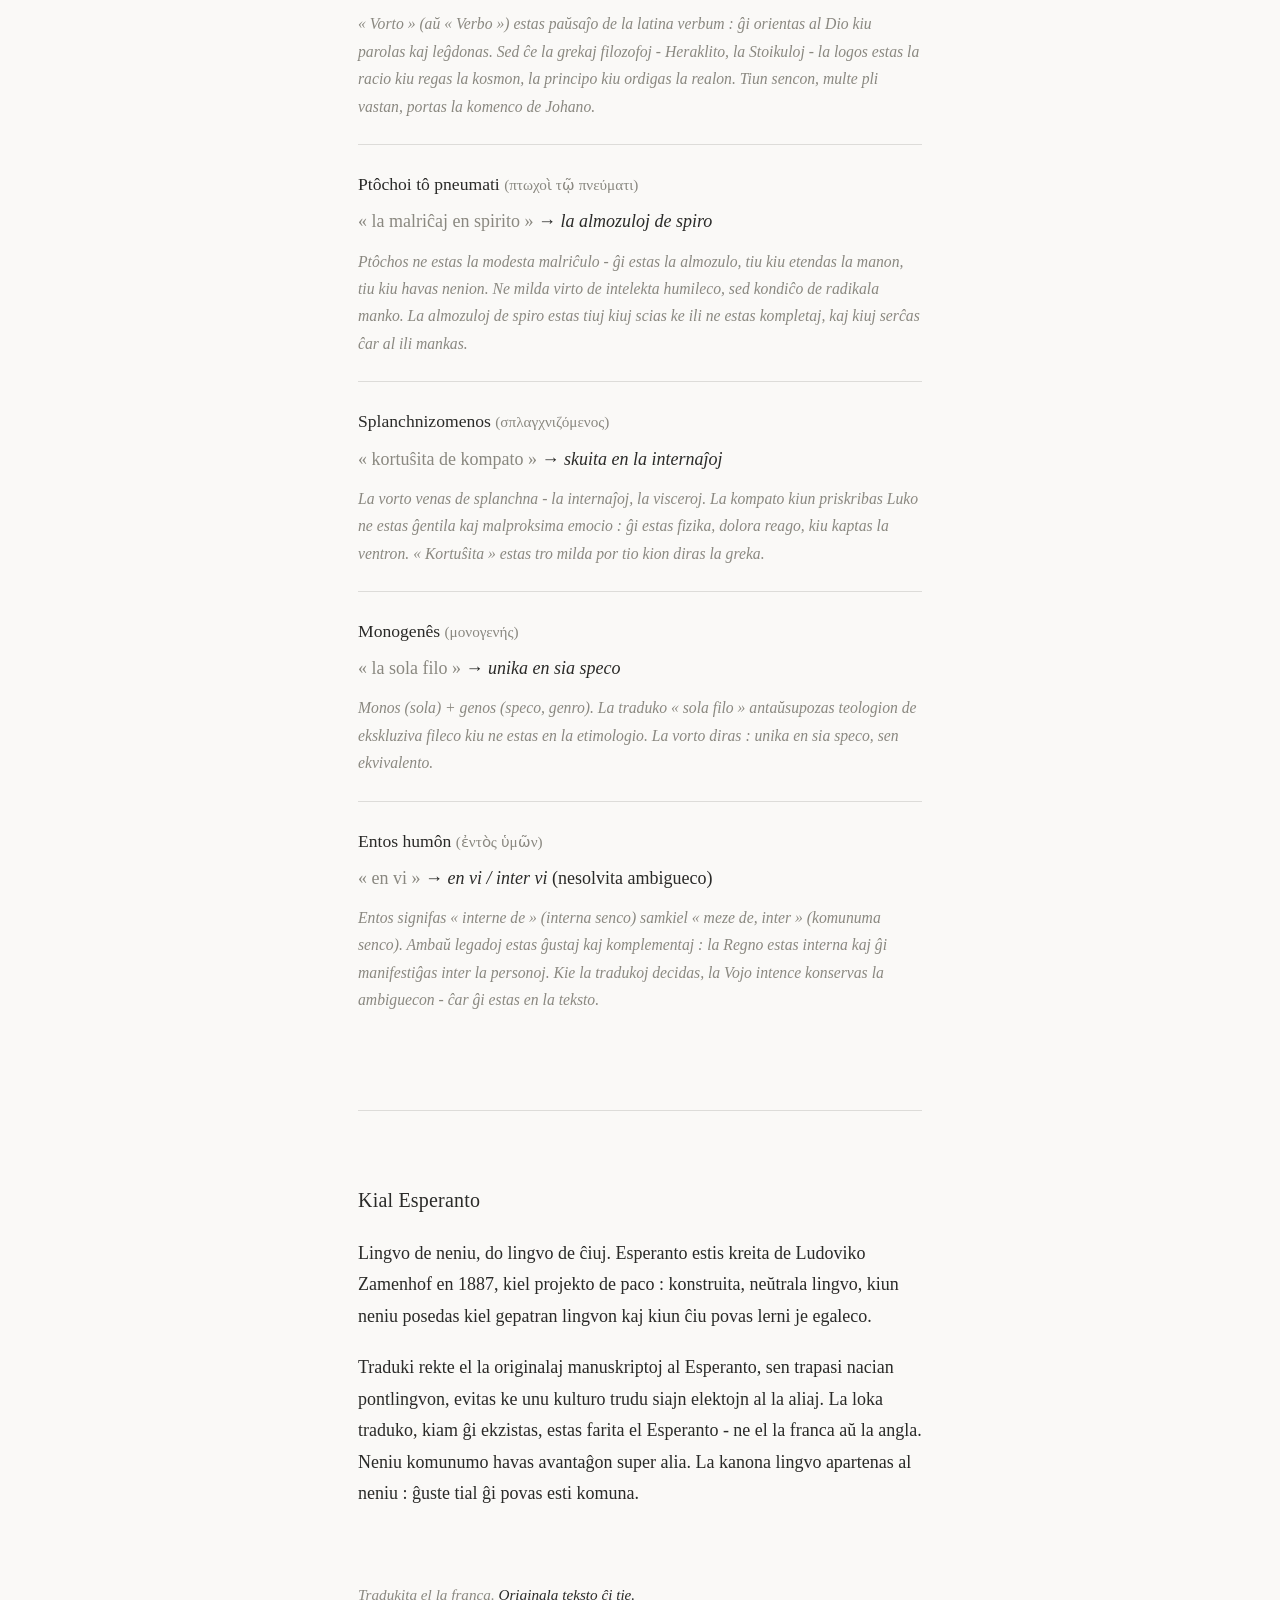
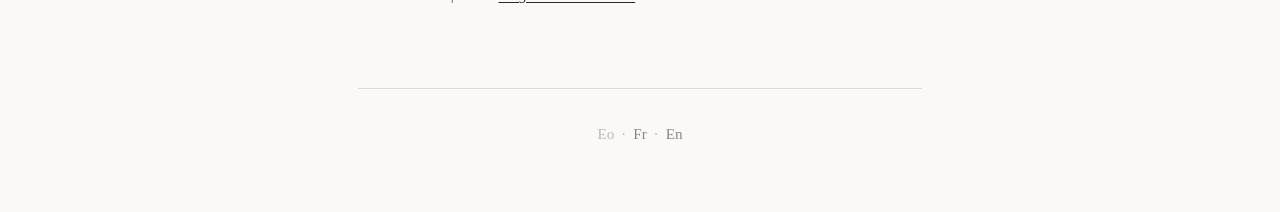
<file: metodo.html>
<!DOCTYPE html>
<html lang="eo">
<head>
<meta charset="utf-8">
<meta name="viewport" content="width=device-width, initial-scale=1">
<title>La Vojo - Metodo</title>
<link rel="stylesheet" href="style.css">
</head>
<body>
<main>

<svg class="simbolo" viewBox="0 0 140 200" xmlns="http://www.w3.org/2000/svg" role="img" aria-label="La Vojo">
  <circle cx="70" cy="25" r="15" fill="none" stroke="currentColor" stroke-width="6"/>
  <line x1="63" y1="46" x2="16" y2="180" stroke="currentColor" stroke-width="7" stroke-linecap="round"/>
  <line x1="77" y1="46" x2="124" y2="180" stroke="currentColor" stroke-width="7" stroke-linecap="round"/>
</svg>

<h1>Metodo</h1>

<nav class="nav">
<a href="index.html">Vojo</a><span class="sep">·</span><a href="manifesto.html">Manifesto</a><span class="sep">·</span><a href="tradicio.html">Tradicio</a><span class="sep">·</span><span class="current">Metodo</span>
</nav>

<section>
<h2>Kial traduki denove</h2>
<p>Ĉiu traduko estas teologio. La Vulgato de Hieronimo (382-405) produktis la roman-katolikismon. La King James Bible (1611) produktis la anglan protestantismon. La <em>Sankta Biblio</em> en Esperanto (1926) estis tradukita el duarangaj fontoj, kun protestantaj antaŭsupozoj.</p>
<p>La Vojo tradukas <em>de novo</em> el la fontlingvoj - koinea greka kaj sahida kopta - por ne heredi la teologiajn elektojn de antaŭaj tradukistoj. Ni volas aŭdi tion kio estis dirita antaŭ ol aliaj decidis pri tio kion ĝi signifis.</p>
</section>

<section>
<h2>La fontaj manuskriptoj</h2>
<table>
<thead>
<tr><th>Teksto</th><th>Fontlingvo</th><th>Referenca manuskripto</th></tr>
</thead>
<tbody>
<tr><td>Marko, Luko, Johano, Mateo 5-7</td><td>Koinea greka</td><td>Codex Sinaiticus + Codex Vaticanus</td></tr>
<tr><td>Evangelio de Tomaso</td><td>Sahida kopta</td><td>NHC II,2 (Kairo) + P.Oxy. 1, 654, 655</td></tr>
<tr><td>Evangelio de Maria</td><td>Sahida kopta + greka</td><td>P. Berolinensis 8502 + P.Oxy. 3525 + P. Rylands 463</td></tr>
<tr><td>Evangelio de Judas</td><td>Sahida kopta</td><td>Kodekso Tchacos</td></tr>
</tbody>
</table>
</section>

<section>
<h2>Kion la kutimaj tradukoj perdis</h2>
<p>Kvin ekzemploj, inter multaj aliaj. Ĉiufoje : la originala termino, la kutima traduko, kaj tio kion la fontlingvo vere diras.</p>

<div class="gloss">
<p class="term">Logos <span class="translit">(λόγος)</span></p>
<p class="pair"><span class="was">« la Vorto »</span> &rarr; <em>la organiza principo de ĉio kio ekzistas</em></p>
<p class="note">« Vorto » (aŭ « Verbo ») estas paŭsaĵo de la latina <em>verbum</em> : ĝi orientas al Dio kiu parolas kaj leĝdonas. Sed ĉe la grekaj filozofoj - Heraklito, la Stoikuloj - la <em>logos</em> estas la racio kiu regas la kosmon, la principo kiu ordigas la realon. Tiun sencon, multe pli vastan, portas la komenco de Johano.</p>
</div>

<div class="gloss">
<p class="term">Ptôchoi tô pneumati <span class="translit">(πτωχοὶ τῷ πνεύματι)</span></p>
<p class="pair"><span class="was">« la malriĉaj en spirito »</span> &rarr; <em>la almozuloj de spiro</em></p>
<p class="note"><em>Ptôchos</em> ne estas la modesta malriĉulo - ĝi estas la almozulo, tiu kiu etendas la manon, tiu kiu havas nenion. Ne milda virto de intelekta humileco, sed kondiĉo de radikala manko. La almozuloj de spiro estas tiuj kiuj scias ke ili ne estas kompletaj, kaj kiuj serĉas ĉar al ili mankas.</p>
</div>

<div class="gloss">
<p class="term">Splanchnizomenos <span class="translit">(σπλαγχνιζόμενος)</span></p>
<p class="pair"><span class="was">« kortuŝita de kompato »</span> &rarr; <em>skuita en la internaĵoj</em></p>
<p class="note">La vorto venas de <em>splanchna</em> - la internaĵoj, la visceroj. La kompato kiun priskribas Luko ne estas ĝentila kaj malproksima emocio : ĝi estas fizika, dolora reago, kiu kaptas la ventron. « Kortuŝita » estas tro milda por tio kion diras la greka.</p>
</div>

<div class="gloss">
<p class="term">Monogenês <span class="translit">(μονογενής)</span></p>
<p class="pair"><span class="was">« la sola filo »</span> &rarr; <em>unika en sia speco</em></p>
<p class="note"><em>Monos</em> (sola) + <em>genos</em> (speco, genro). La traduko « sola filo » antaŭsupozas teologion de ekskluziva fileco kiu ne estas en la etimologio. La vorto diras : unika en sia speco, sen ekvivalento.</p>
</div>

<div class="gloss">
<p class="term">Entos humôn <span class="translit">(ἐντὸς ὑμῶν)</span></p>
<p class="pair"><span class="was">« en vi »</span> &rarr; <em>en vi / inter vi</em> (nesolvita ambigueco)</p>
<p class="note"><em>Entos</em> signifas « interne de » (interna senco) samkiel « meze de, inter » (komunuma senco). Ambaŭ legadoj estas ĝustaj kaj komplementaj : la Regno estas interna <em>kaj</em> ĝi manifestiĝas inter la personoj. Kie la tradukoj decidas, la Vojo intence konservas la ambiguecon - ĉar ĝi estas en la teksto.</p>
</div>
</section>

<section>
<h2>Kial Esperanto</h2>
<p>Lingvo de neniu, do lingvo de ĉiuj. Esperanto estis kreita de Ludoviko Zamenhof en 1887, kiel projekto de paco : konstruita, neŭtrala lingvo, kiun neniu posedas kiel gepatran lingvon kaj kiun ĉiu povas lerni je egaleco.</p>
<p>Traduki rekte el la originalaj manuskriptoj al Esperanto, sen trapasi nacian pontlingvon, evitas ke unu kulturo trudu siajn elektojn al la aliaj. La loka traduko, kiam ĝi ekzistas, estas farita el Esperanto - ne el la franca aŭ la angla. Neniu komunumo havas avantaĝon super alia. La kanona lingvo apartenas al neniu : ĝuste tial ĝi povas esti komuna.</p>
</section>

<p class="note">Tradukita el la franca. <a href="fr/metodo.html">Originala teksto ĉi tie.</a></p>

<nav class="lang">
<span class="current">Eo</span><span class="sep">·</span><a href="fr/metodo.html">Fr</a><span class="sep">·</span><a href="en/metodo.html">En</a>
</nav>

</main>
</body>
</html>
</file>
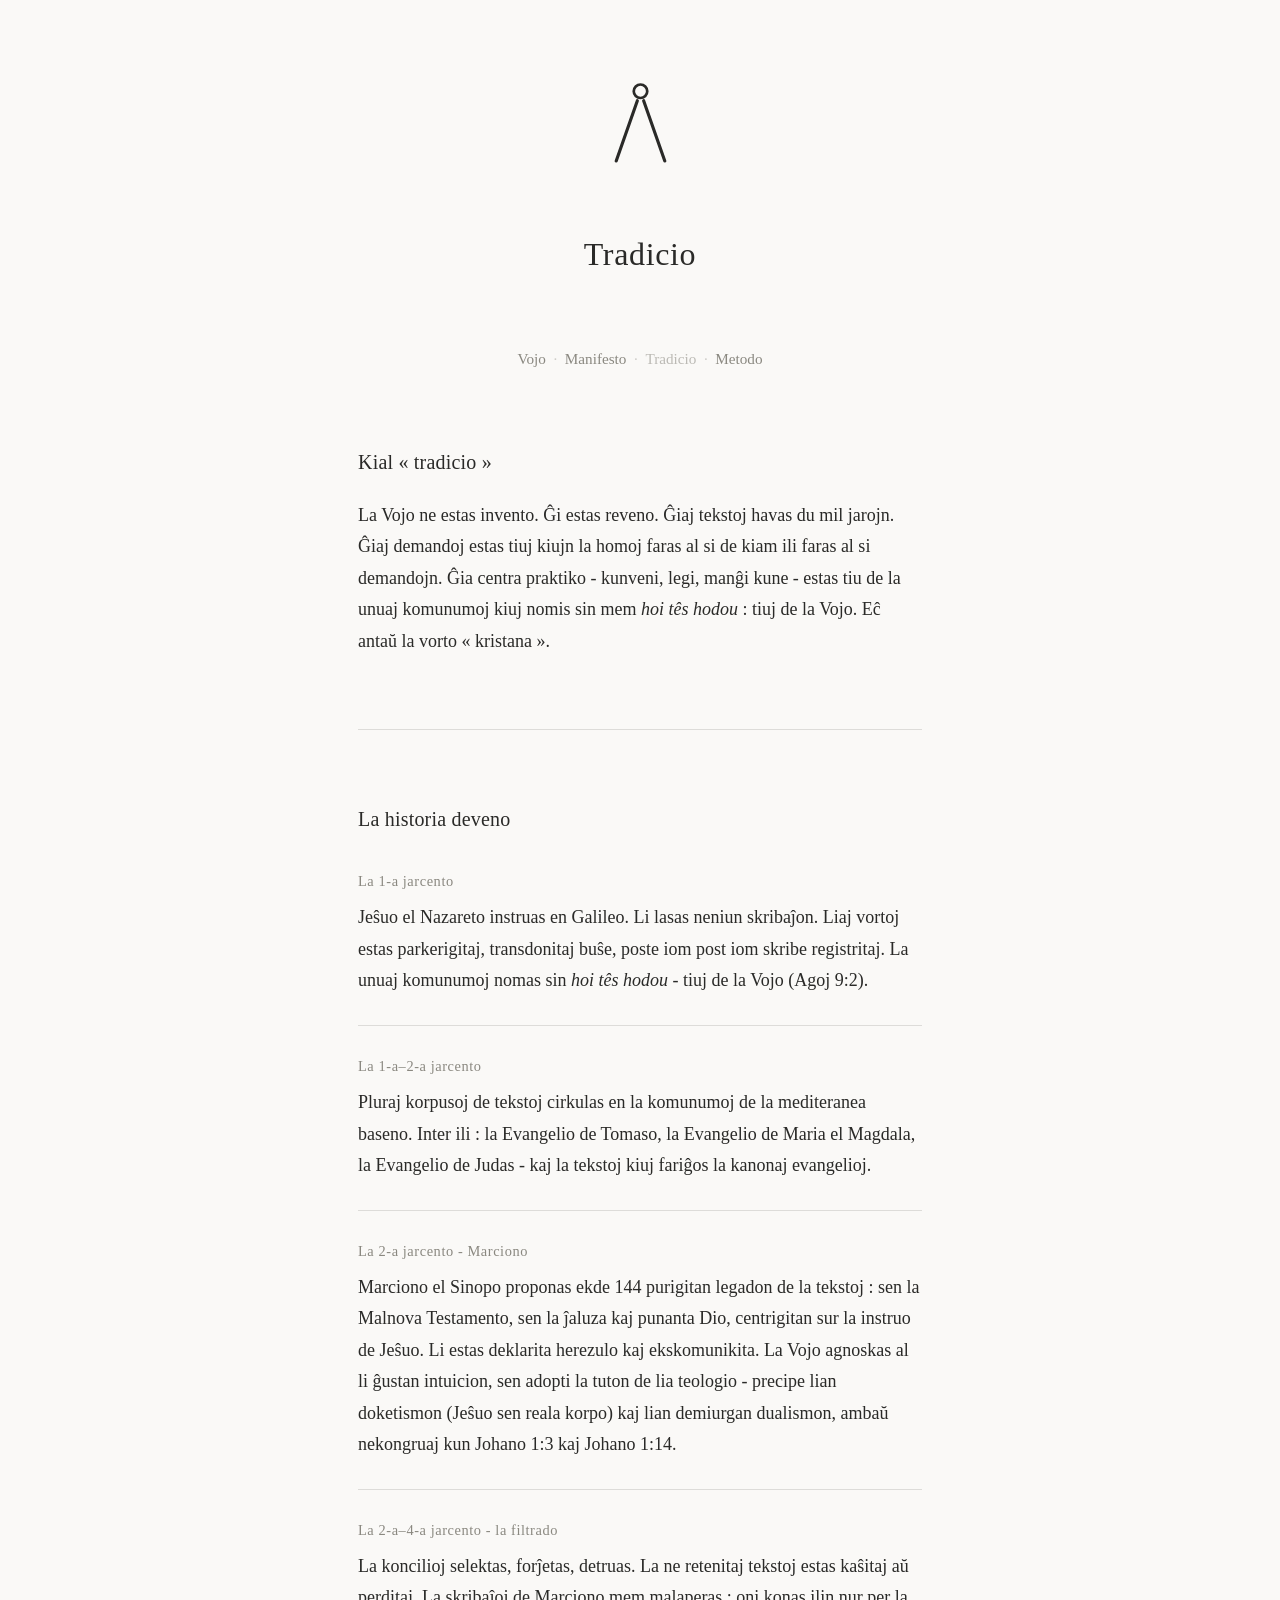
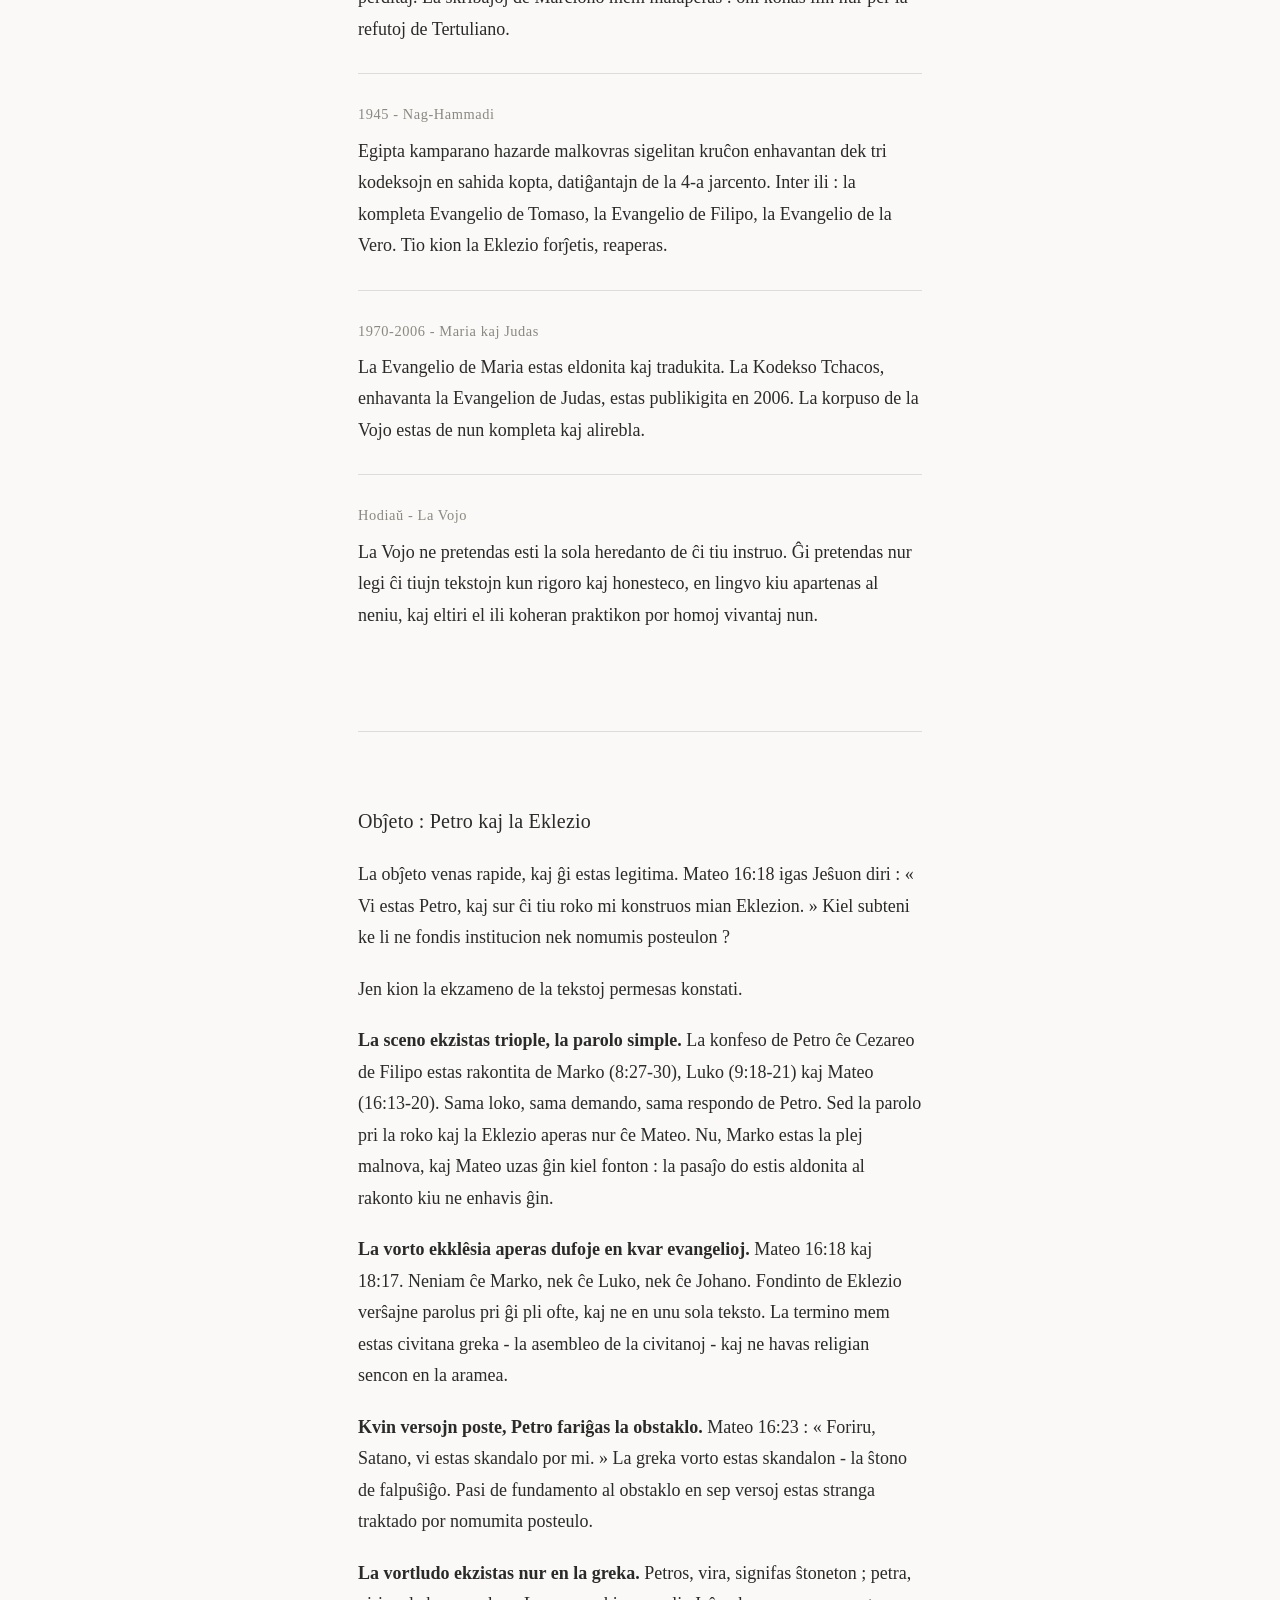
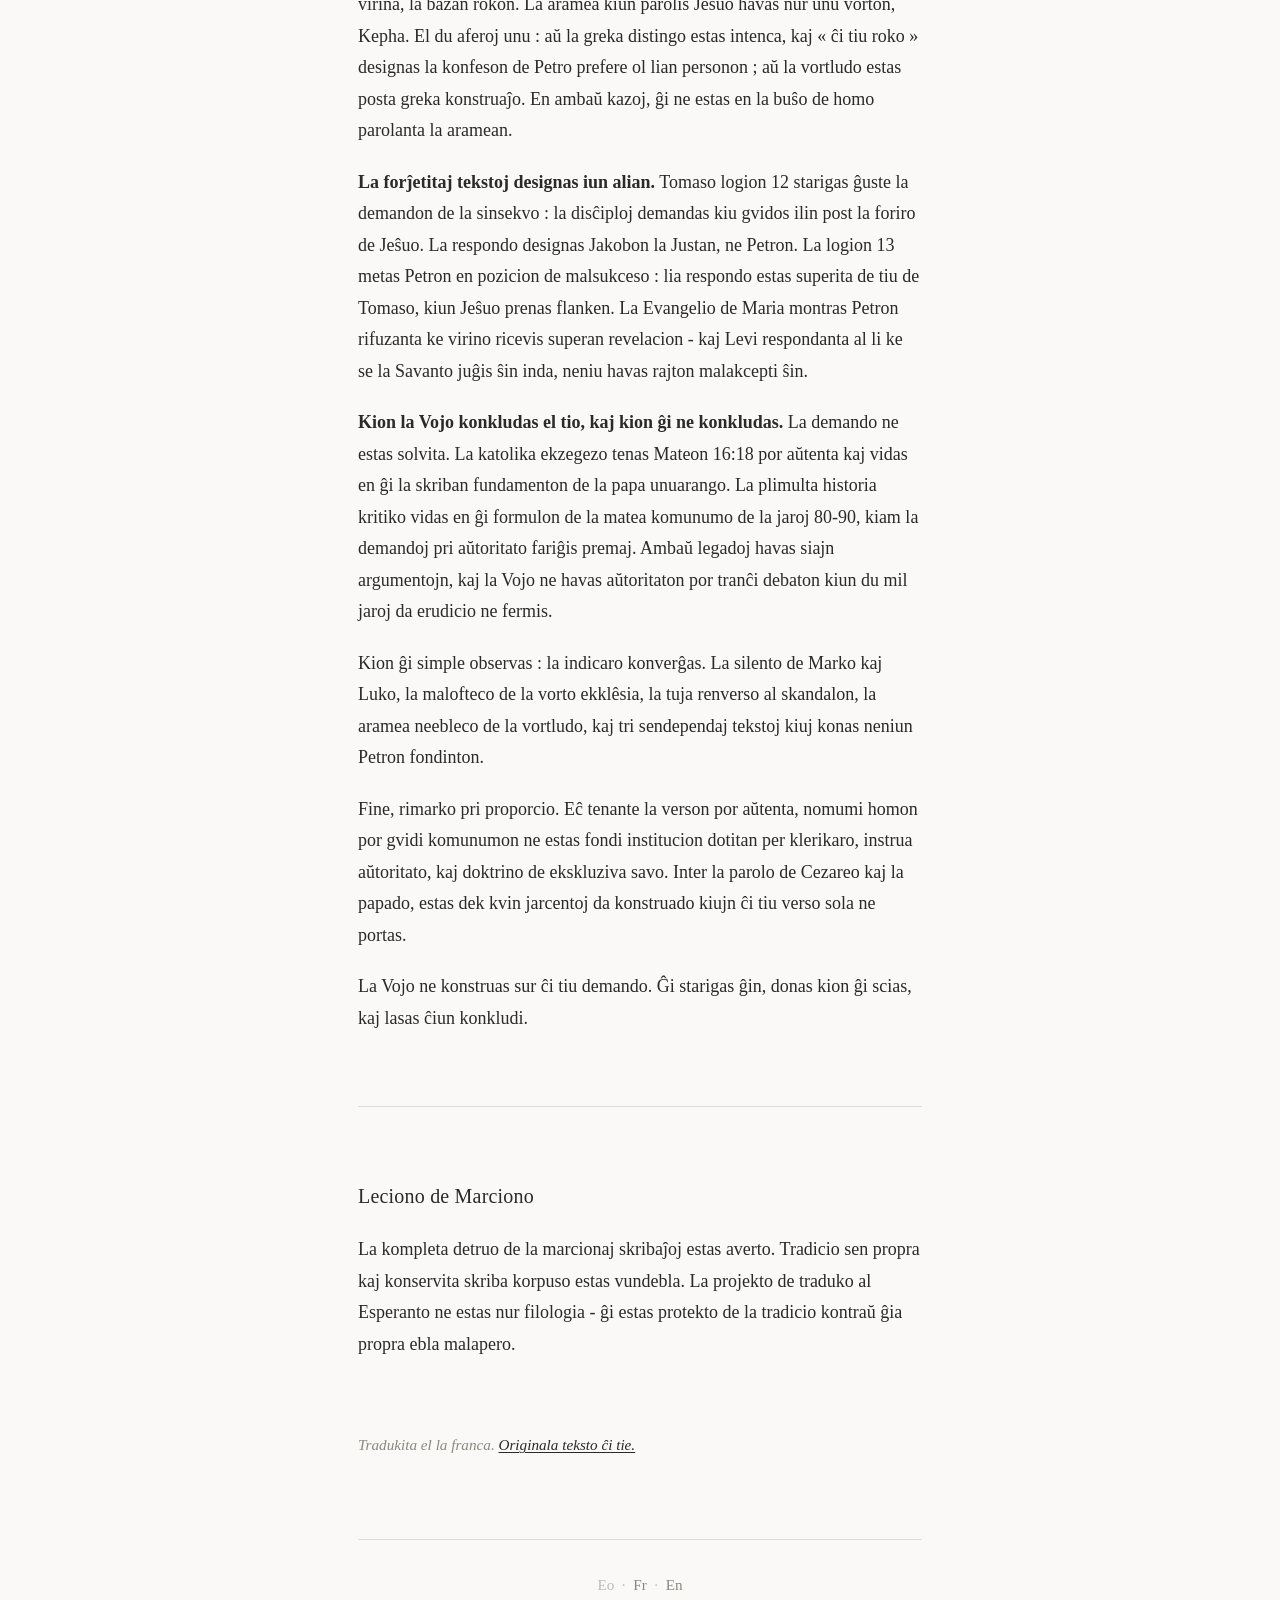
<file: tradicio.html>
<!DOCTYPE html>
<html lang="eo">
<head>
<meta charset="utf-8">
<meta name="viewport" content="width=device-width, initial-scale=1">
<title>La Vojo - Tradicio</title>
<link rel="stylesheet" href="style.css">
</head>
<body>
<main>

<svg class="simbolo" viewBox="0 0 140 200" xmlns="http://www.w3.org/2000/svg" role="img" aria-label="La Vojo">
  <circle cx="70" cy="25" r="15" fill="none" stroke="currentColor" stroke-width="6"/>
  <line x1="63" y1="46" x2="16" y2="180" stroke="currentColor" stroke-width="7" stroke-linecap="round"/>
  <line x1="77" y1="46" x2="124" y2="180" stroke="currentColor" stroke-width="7" stroke-linecap="round"/>
</svg>

<h1>Tradicio</h1>

<nav class="nav">
<a href="index.html">Vojo</a><span class="sep">·</span><a href="manifesto.html">Manifesto</a><span class="sep">·</span><span class="current">Tradicio</span><span class="sep">·</span><a href="metodo.html">Metodo</a>
</nav>

<section>
<h2>Kial « tradicio »</h2>
<p>La Vojo ne estas invento. Ĝi estas reveno. Ĝiaj tekstoj havas du mil jarojn. Ĝiaj demandoj estas tiuj kiujn la homoj faras al si de kiam ili faras al si demandojn. Ĝia centra praktiko - kunveni, legi, manĝi kune - estas tiu de la unuaj komunumoj kiuj nomis sin mem <em>hoi tês hodou</em> : tiuj de la Vojo. Eĉ antaŭ la vorto « kristana ».</p>
</section>

<section>
<h2>La historia deveno</h2>
<div class="timeline">

<div class="entry">
<span class="period">La 1-a jarcento</span>
<p>Jeŝuo el Nazareto instruas en Galileo. Li lasas neniun skribaĵon. Liaj vortoj estas parkerigitaj, transdonitaj buŝe, poste iom post iom skribe registritaj. La unuaj komunumoj nomas sin <em>hoi tês hodou</em> - tiuj de la Vojo (Agoj 9:2).</p>
</div>

<div class="entry">
<span class="period">La 1-a–2-a jarcento</span>
<p>Pluraj korpusoj de tekstoj cirkulas en la komunumoj de la mediteranea baseno. Inter ili : la Evangelio de Tomaso, la Evangelio de Maria el Magdala, la Evangelio de Judas - kaj la tekstoj kiuj fariĝos la kanonaj evangelioj.</p>
</div>

<div class="entry">
<span class="period">La 2-a jarcento - Marciono</span>
<p>Marciono el Sinopo proponas ekde 144 purigitan legadon de la tekstoj : sen la Malnova Testamento, sen la ĵaluza kaj punanta Dio, centrigitan sur la instruo de Jeŝuo. Li estas deklarita herezulo kaj ekskomunikita. La Vojo agnoskas al li ĝustan intuicion, sen adopti la tuton de lia teologio - precipe lian doketismon (Jeŝuo sen reala korpo) kaj lian demiurgan dualismon, ambaŭ nekongruaj kun Johano 1:3 kaj Johano 1:14.</p>
</div>

<div class="entry">
<span class="period">La 2-a–4-a jarcento - la filtrado</span>
<p>La koncilioj selektas, forĵetas, detruas. La ne retenitaj tekstoj estas kaŝitaj aŭ perditaj. La skribaĵoj de Marciono mem malaperas : oni konas ilin nur per la refutoj de Tertuliano.</p>
</div>

<div class="entry">
<span class="period">1945 - Nag-Hammadi</span>
<p>Egipta kamparano hazarde malkovras sigelitan kruĉon enhavantan dek tri kodeksojn en sahida kopta, datiĝantajn de la 4-a jarcento. Inter ili : la kompleta Evangelio de Tomaso, la Evangelio de Filipo, la Evangelio de la Vero. Tio kion la Eklezio forĵetis, reaperas.</p>
</div>

<div class="entry">
<span class="period">1970-2006 - Maria kaj Judas</span>
<p>La Evangelio de Maria estas eldonita kaj tradukita. La Kodekso Tchacos, enhavanta la Evangelion de Judas, estas publikigita en 2006. La korpuso de la Vojo estas de nun kompleta kaj alirebla.</p>
</div>

<div class="entry">
<span class="period">Hodiaŭ - La Vojo</span>
<p>La Vojo ne pretendas esti la sola heredanto de ĉi tiu instruo. Ĝi pretendas nur legi ĉi tiujn tekstojn kun rigoro kaj honesteco, en lingvo kiu apartenas al neniu, kaj eltiri el ili koheran praktikon por homoj vivantaj nun.</p>
</div>

</div>
</section>

<section>
<h2>Obĵeto : Petro kaj la Eklezio</h2>
<p>La obĵeto venas rapide, kaj ĝi estas legitima. Mateo 16:18 igas Jeŝuon diri : « Vi estas Petro, kaj sur ĉi tiu roko mi konstruos mian Eklezion. » Kiel subteni ke li ne fondis institucion nek nomumis posteulon ?</p>
<p>Jen kion la ekzameno de la tekstoj permesas konstati.</p>
<p><strong>La sceno ekzistas triople, la parolo simple.</strong> La konfeso de Petro ĉe Cezareo de Filipo estas rakontita de Marko (8:27-30), Luko (9:18-21) kaj Mateo (16:13-20). Sama loko, sama demando, sama respondo de Petro. Sed la parolo pri la roko kaj la Eklezio aperas nur ĉe Mateo. Nu, Marko estas la plej malnova, kaj Mateo uzas ĝin kiel fonton : la pasaĵo do estis aldonita al rakonto kiu ne enhavis ĝin.</p>
<p><strong>La vorto ekklêsia aperas dufoje en kvar evangelioj.</strong> Mateo 16:18 kaj 18:17. Neniam ĉe Marko, nek ĉe Luko, nek ĉe Johano. Fondinto de Eklezio verŝajne parolus pri ĝi pli ofte, kaj ne en unu sola teksto. La termino mem estas civitana greka - la asembleo de la civitanoj - kaj ne havas religian sencon en la aramea.</p>
<p><strong>Kvin versojn poste, Petro fariĝas la obstaklo.</strong> Mateo 16:23 : « Foriru, Satano, vi estas skandalo por mi. » La greka vorto estas skandalon - la ŝtono de falpuŝiĝo. Pasi de fundamento al obstaklo en sep versoj estas stranga traktado por nomumita posteulo.</p>
<p><strong>La vortludo ekzistas nur en la greka.</strong> Petros, vira, signifas ŝtoneton ; petra, virina, la bazan rokon. La aramea kiun parolis Jeŝuo havas nur unu vorton, Kepha. El du aferoj unu : aŭ la greka distingo estas intenca, kaj « ĉi tiu roko » designas la konfeson de Petro prefere ol lian personon ; aŭ la vortludo estas posta greka konstruaĵo. En ambaŭ kazoj, ĝi ne estas en la buŝo de homo parolanta la aramean.</p>
<p><strong>La forĵetitaj tekstoj designas iun alian.</strong> Tomaso logion 12 starigas ĝuste la demandon de la sinsekvo : la disĉiploj demandas kiu gvidos ilin post la foriro de Jeŝuo. La respondo designas Jakobon la Justan, ne Petron. La logion 13 metas Petron en pozicion de malsukceso : lia respondo estas superita de tiu de Tomaso, kiun Jeŝuo prenas flanken. La Evangelio de Maria montras Petron rifuzanta ke virino ricevis superan revelacion - kaj Levi respondanta al li ke se la Savanto juĝis ŝin inda, neniu havas rajton malakcepti ŝin.</p>
<p><strong>Kion la Vojo konkludas el tio, kaj kion ĝi ne konkludas.</strong> La demando ne estas solvita. La katolika ekzegezo tenas Mateon 16:18 por aŭtenta kaj vidas en ĝi la skriban fundamenton de la papa unuarango. La plimulta historia kritiko vidas en ĝi formulon de la matea komunumo de la jaroj 80-90, kiam la demandoj pri aŭtoritato fariĝis premaj. Ambaŭ legadoj havas siajn argumentojn, kaj la Vojo ne havas aŭtoritaton por tranĉi debaton kiun du mil jaroj da erudicio ne fermis.</p>
<p>Kion ĝi simple observas : la indicaro konverĝas. La silento de Marko kaj Luko, la malofteco de la vorto ekklêsia, la tuja renverso al skandalon, la aramea neebleco de la vortludo, kaj tri sendependaj tekstoj kiuj konas neniun Petron fondinton.</p>
<p>Fine, rimarko pri proporcio. Eĉ tenante la verson por aŭtenta, nomumi homon por gvidi komunumon ne estas fondi institucion dotitan per klerikaro, instrua aŭtoritato, kaj doktrino de ekskluziva savo. Inter la parolo de Cezareo kaj la papado, estas dek kvin jarcentoj da konstruado kiujn ĉi tiu verso sola ne portas.</p>
<p>La Vojo ne konstruas sur ĉi tiu demando. Ĝi starigas ĝin, donas kion ĝi scias, kaj lasas ĉiun konkludi.</p>
</section>

<section>
<h2>Leciono de Marciono</h2>
<p>La kompleta detruo de la marcionaj skribaĵoj estas averto. Tradicio sen propra kaj konservita skriba korpuso estas vundebla. La projekto de traduko al Esperanto ne estas nur filologia - ĝi estas protekto de la tradicio kontraŭ ĝia propra ebla malapero.</p>
</section>

<p class="note">Tradukita el la franca. <a href="fr/tradicio.html">Originala teksto ĉi tie.</a></p>

<nav class="lang">
<span class="current">Eo</span><span class="sep">·</span><a href="fr/tradicio.html">Fr</a><span class="sep">·</span><a href="en/tradicio.html">En</a>
</nav>

</main>
</body>
</html>
</file>
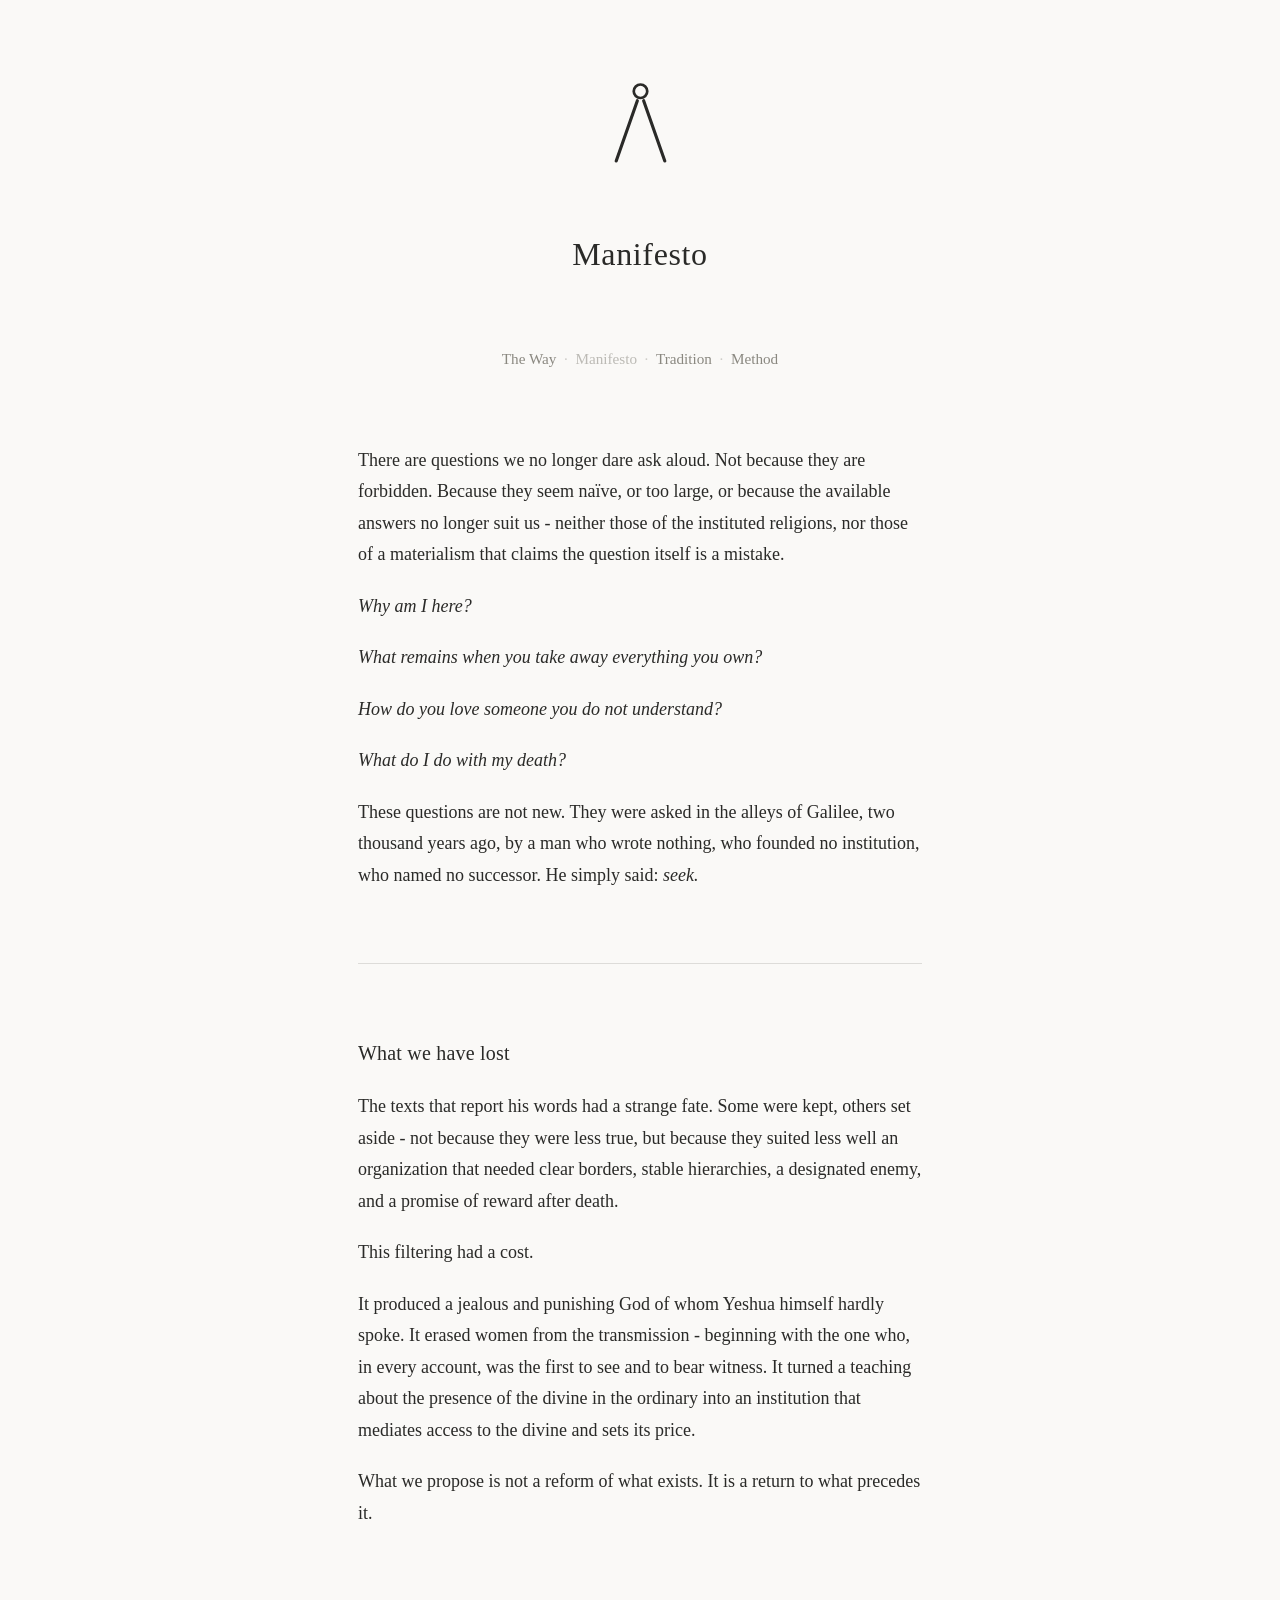
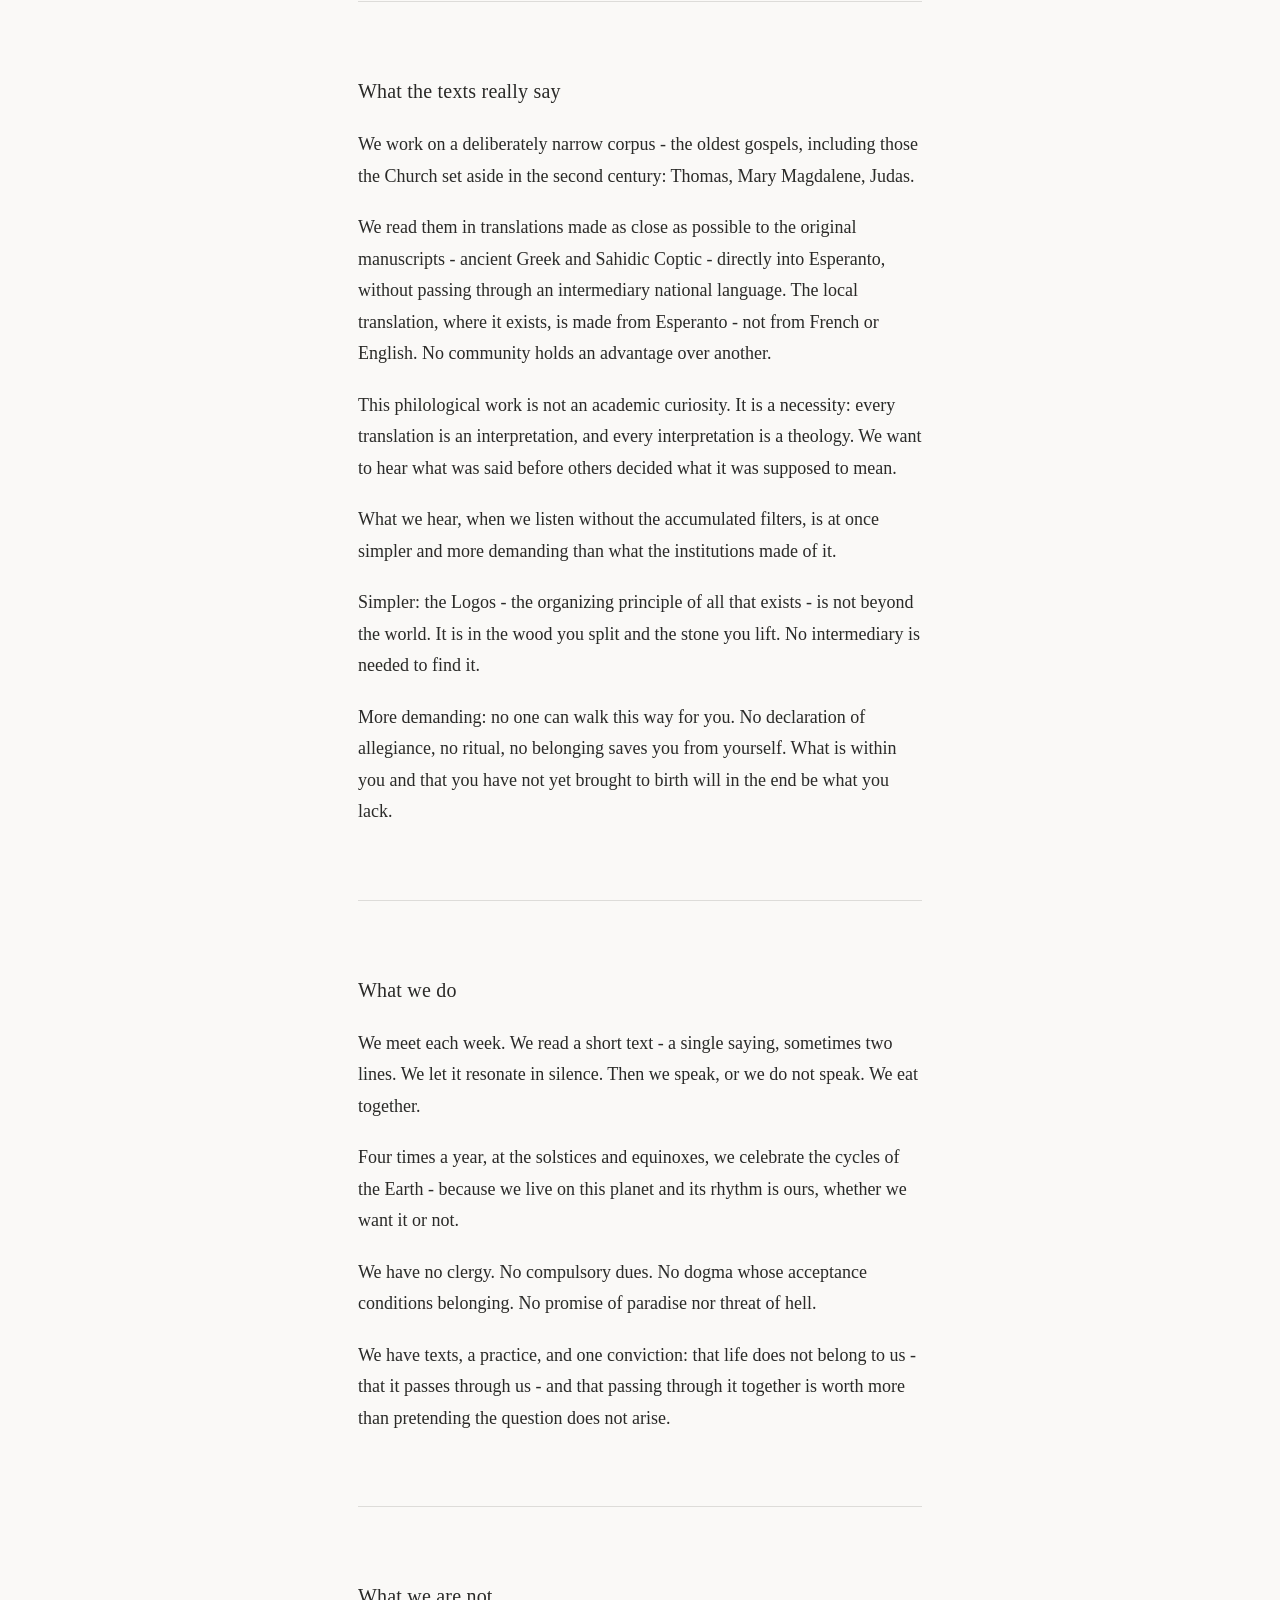
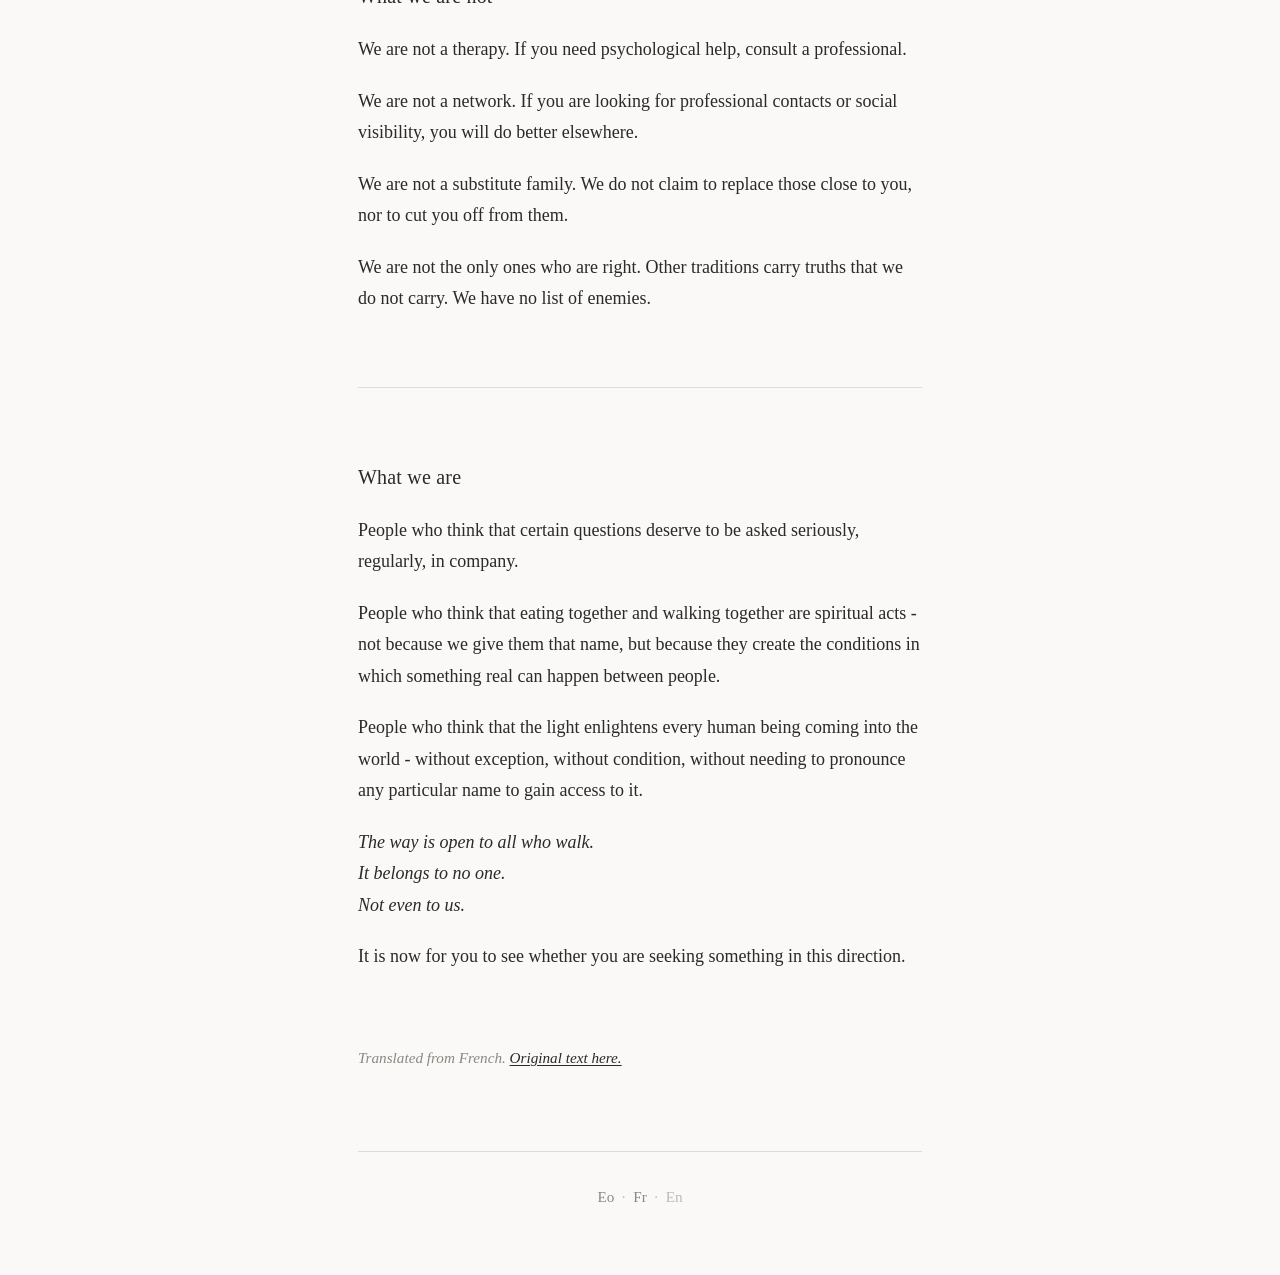
<file: en/manifesto.html>
<!DOCTYPE html>
<html lang="en">
<head>
<meta charset="utf-8">
<meta name="viewport" content="width=device-width, initial-scale=1">
<title>La Vojo - Manifesto</title>
<link rel="stylesheet" href="../style.css">
</head>
<body>
<main>

<svg class="simbolo" viewBox="0 0 140 200" xmlns="http://www.w3.org/2000/svg" role="img" aria-label="La Vojo">
  <circle cx="70" cy="25" r="15" fill="none" stroke="currentColor" stroke-width="6"/>
  <line x1="63" y1="46" x2="16" y2="180" stroke="currentColor" stroke-width="7" stroke-linecap="round"/>
  <line x1="77" y1="46" x2="124" y2="180" stroke="currentColor" stroke-width="7" stroke-linecap="round"/>
</svg>

<h1>Manifesto</h1>

<nav class="nav">
<a href="index.html">The Way</a><span class="sep">·</span><span class="current">Manifesto</span><span class="sep">·</span><a href="tradicio.html">Tradition</a><span class="sep">·</span><a href="metodo.html">Method</a>
</nav>

<section>
<p>There are questions we no longer dare ask aloud. Not because they are forbidden. Because they seem naïve, or too large, or because the available answers no longer suit us - neither those of the instituted religions, nor those of a materialism that claims the question itself is a mistake.</p>

<p><em>Why am I here?</em></p>
<p><em>What remains when you take away everything you own?</em></p>
<p><em>How do you love someone you do not understand?</em></p>
<p><em>What do I do with my death?</em></p>

<p>These questions are not new. They were asked in the alleys of Galilee, two thousand years ago, by a man who wrote nothing, who founded no institution, who named no successor. He simply said: <em>seek.</em></p>
</section>

<section>
<h2>What we have lost</h2>
<p>The texts that report his words had a strange fate. Some were kept, others set aside - not because they were less true, but because they suited less well an organization that needed clear borders, stable hierarchies, a designated enemy, and a promise of reward after death.</p>
<p>This filtering had a cost.</p>
<p>It produced a jealous and punishing God of whom Yeshua himself hardly spoke. It erased women from the transmission - beginning with the one who, in every account, was the first to see and to bear witness. It turned a teaching about the presence of the divine in the ordinary into an institution that mediates access to the divine and sets its price.</p>
<p>What we propose is not a reform of what exists. It is a return to what precedes it.</p>
</section>

<section>
<h2>What the texts really say</h2>
<p>We work on a deliberately narrow corpus - the oldest gospels, including those the Church set aside in the second century: Thomas, Mary Magdalene, Judas.</p>
<p>We read them in translations made as close as possible to the original manuscripts - ancient Greek and Sahidic Coptic - directly into Esperanto, without passing through an intermediary national language. The local translation, where it exists, is made from Esperanto - not from French or English. No community holds an advantage over another.</p>
<p>This philological work is not an academic curiosity. It is a necessity: every translation is an interpretation, and every interpretation is a theology. We want to hear what was said before others decided what it was supposed to mean.</p>
<p>What we hear, when we listen without the accumulated filters, is at once simpler and more demanding than what the institutions made of it.</p>
<p>Simpler: the Logos - the organizing principle of all that exists - is not beyond the world. It is in the wood you split and the stone you lift. No intermediary is needed to find it.</p>
<p>More demanding: no one can walk this way for you. No declaration of allegiance, no ritual, no belonging saves you from yourself. What is within you and that you have not yet brought to birth will in the end be what you lack.</p>
</section>

<section>
<h2>What we do</h2>
<p>We meet each week. We read a short text - a single saying, sometimes two lines. We let it resonate in silence. Then we speak, or we do not speak. We eat together.</p>
<p>Four times a year, at the solstices and equinoxes, we celebrate the cycles of the Earth - because we live on this planet and its rhythm is ours, whether we want it or not.</p>
<p>We have no clergy. No compulsory dues. No dogma whose acceptance conditions belonging. No promise of paradise nor threat of hell.</p>
<p>We have texts, a practice, and one conviction: that life does not belong to us - that it passes through us - and that passing through it together is worth more than pretending the question does not arise.</p>
</section>

<section>
<h2>What we are not</h2>
<p>We are not a therapy. If you need psychological help, consult a professional.</p>
<p>We are not a network. If you are looking for professional contacts or social visibility, you will do better elsewhere.</p>
<p>We are not a substitute family. We do not claim to replace those close to you, nor to cut you off from them.</p>
<p>We are not the only ones who are right. Other traditions carry truths that we do not carry. We have no list of enemies.</p>
</section>

<section>
<h2>What we are</h2>
<p>People who think that certain questions deserve to be asked seriously, regularly, in company.</p>
<p>People who think that eating together and walking together are spiritual acts - not because we give them that name, but because they create the conditions in which something real can happen between people.</p>
<p>People who think that the light enlightens every human being coming into the world - without exception, without condition, without needing to pronounce any particular name to gain access to it.</p>

<p><em>The way is open to all who walk.<br>
It belongs to no one.<br>
Not even to us.</em></p>

<p>It is now for you to see whether you are seeking something in this direction.</p>
</section>

<p class="note">Translated from French. <a href="../fr/manifesto.html">Original text here.</a></p>

<nav class="lang">
<a href="../manifesto.html">Eo</a><span class="sep">·</span><a href="../fr/manifesto.html">Fr</a><span class="sep">·</span><span class="current">En</span>
</nav>

</main>
</body>
</html>
</file>
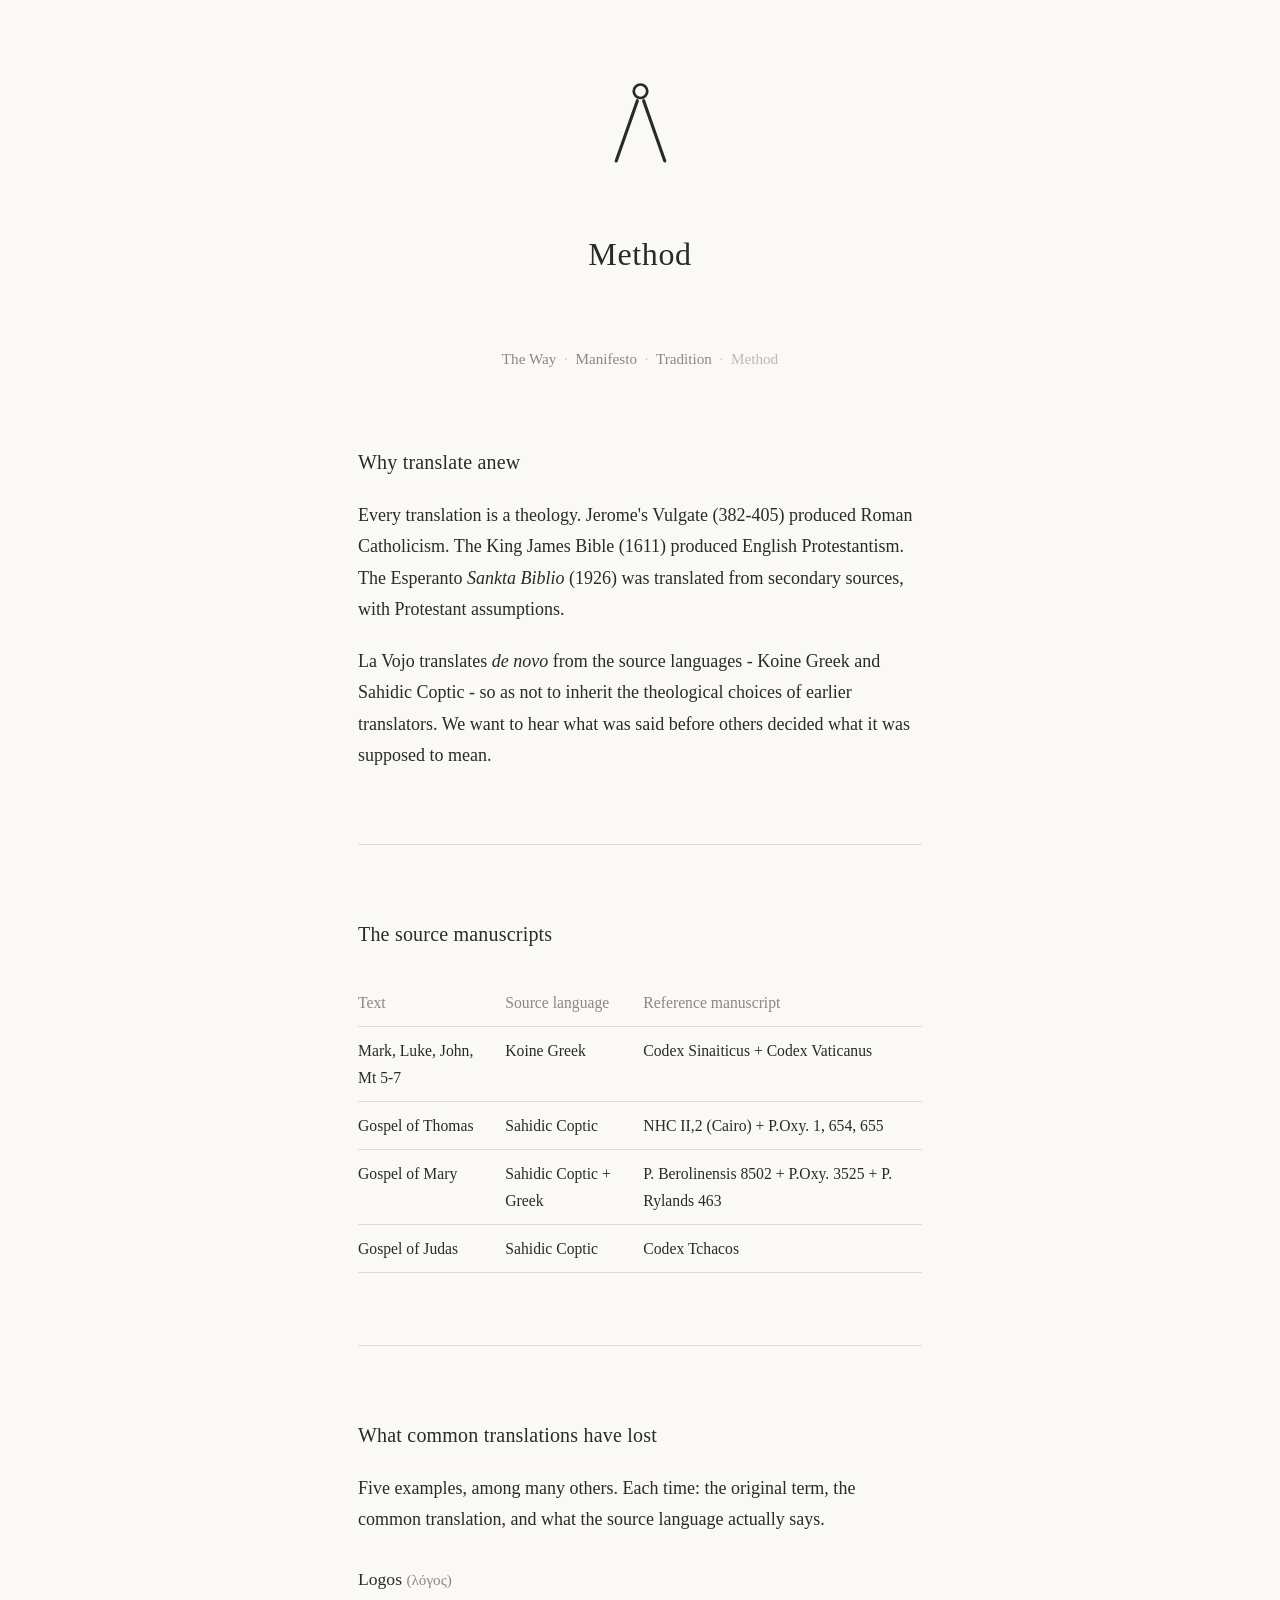
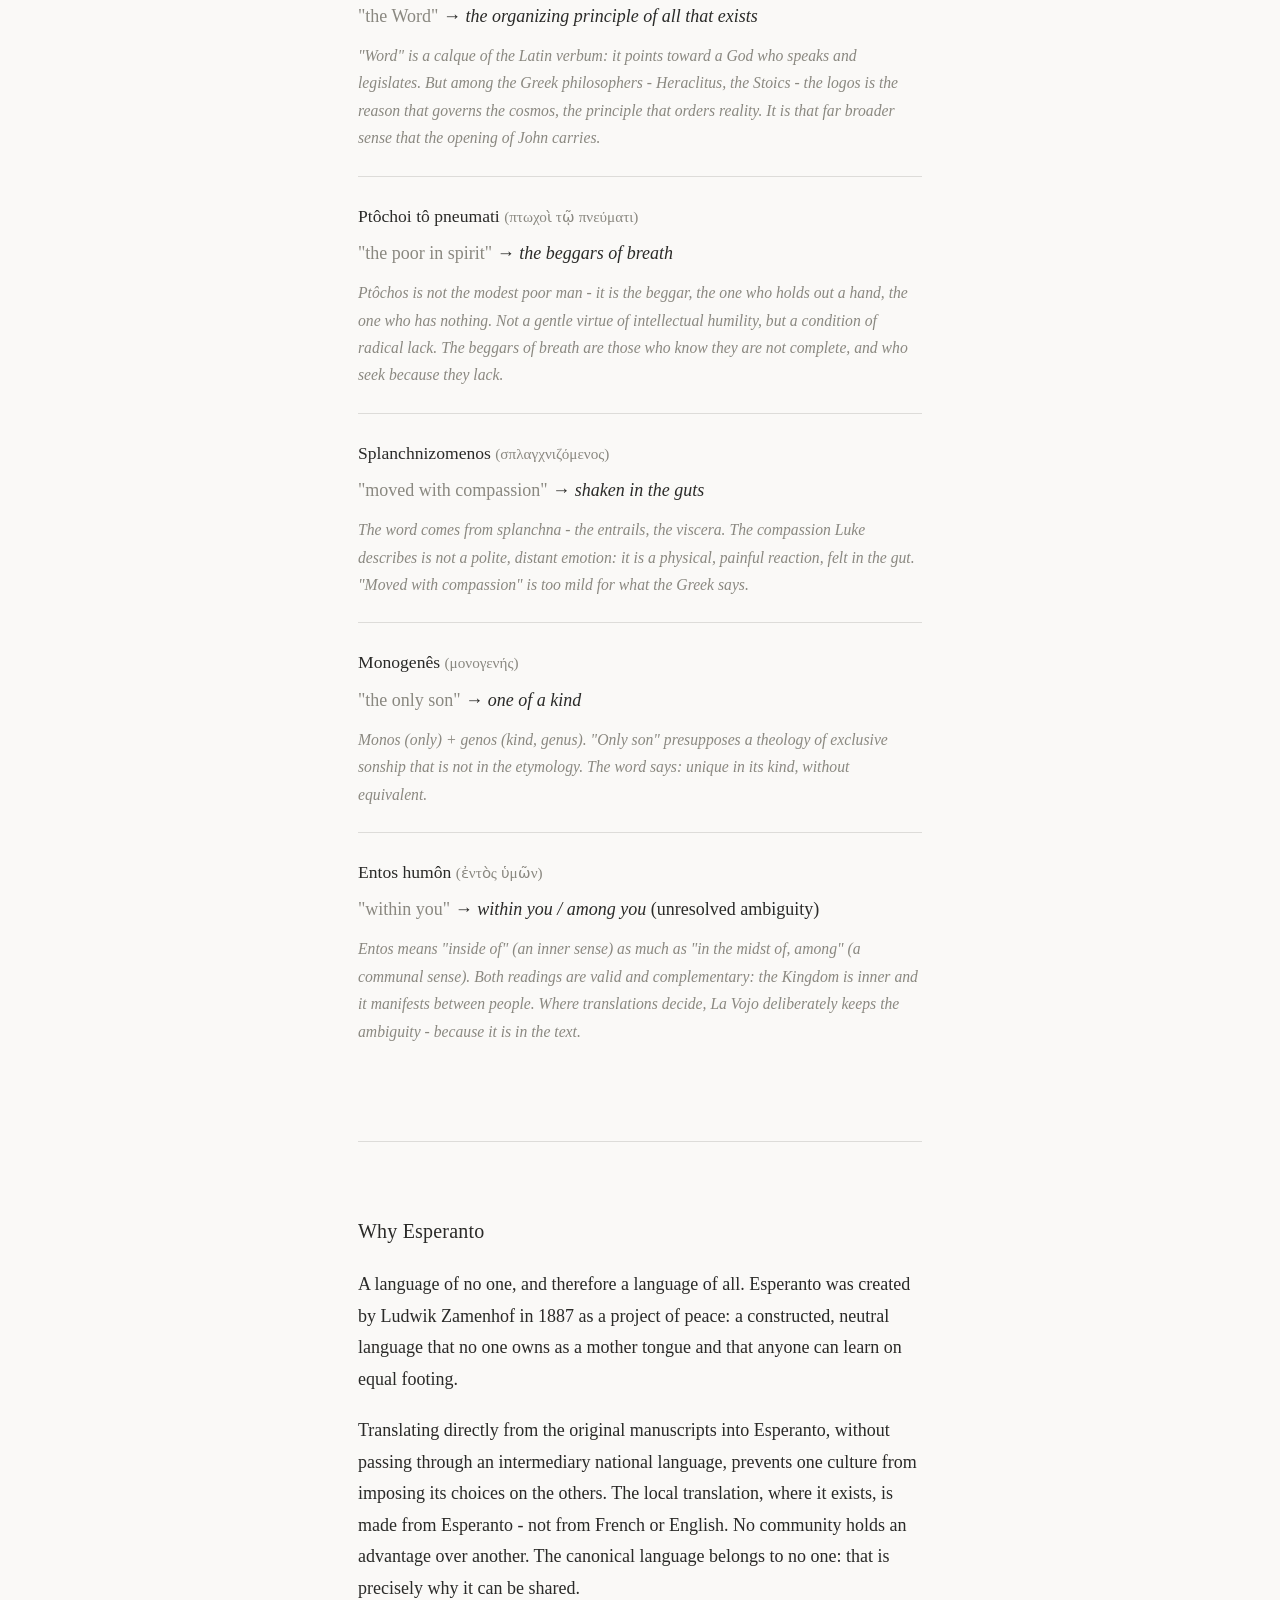
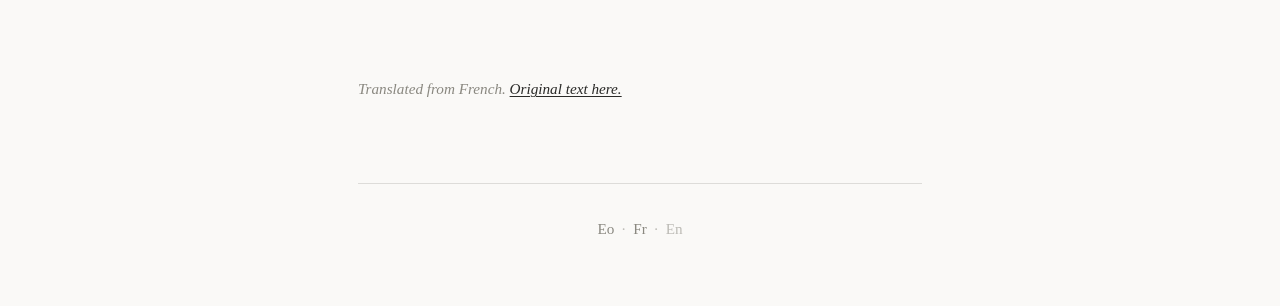
<file: en/metodo.html>
<!DOCTYPE html>
<html lang="en">
<head>
<meta charset="utf-8">
<meta name="viewport" content="width=device-width, initial-scale=1">
<title>La Vojo - Method</title>
<link rel="stylesheet" href="../style.css">
</head>
<body>
<main>

<svg class="simbolo" viewBox="0 0 140 200" xmlns="http://www.w3.org/2000/svg" role="img" aria-label="La Vojo">
  <circle cx="70" cy="25" r="15" fill="none" stroke="currentColor" stroke-width="6"/>
  <line x1="63" y1="46" x2="16" y2="180" stroke="currentColor" stroke-width="7" stroke-linecap="round"/>
  <line x1="77" y1="46" x2="124" y2="180" stroke="currentColor" stroke-width="7" stroke-linecap="round"/>
</svg>

<h1>Method</h1>

<nav class="nav">
<a href="index.html">The Way</a><span class="sep">·</span><a href="manifesto.html">Manifesto</a><span class="sep">·</span><a href="tradicio.html">Tradition</a><span class="sep">·</span><span class="current">Method</span>
</nav>

<section>
<h2>Why translate anew</h2>
<p>Every translation is a theology. Jerome's Vulgate (382-405) produced Roman Catholicism. The King James Bible (1611) produced English Protestantism. The Esperanto <em>Sankta Biblio</em> (1926) was translated from secondary sources, with Protestant assumptions.</p>
<p>La Vojo translates <em>de novo</em> from the source languages - Koine Greek and Sahidic Coptic - so as not to inherit the theological choices of earlier translators. We want to hear what was said before others decided what it was supposed to mean.</p>
</section>

<section>
<h2>The source manuscripts</h2>
<table>
<thead>
<tr><th>Text</th><th>Source language</th><th>Reference manuscript</th></tr>
</thead>
<tbody>
<tr><td>Mark, Luke, John, Mt 5-7</td><td>Koine Greek</td><td>Codex Sinaiticus + Codex Vaticanus</td></tr>
<tr><td>Gospel of Thomas</td><td>Sahidic Coptic</td><td>NHC II,2 (Cairo) + P.Oxy. 1, 654, 655</td></tr>
<tr><td>Gospel of Mary</td><td>Sahidic Coptic + Greek</td><td>P. Berolinensis 8502 + P.Oxy. 3525 + P. Rylands 463</td></tr>
<tr><td>Gospel of Judas</td><td>Sahidic Coptic</td><td>Codex Tchacos</td></tr>
</tbody>
</table>
</section>

<section>
<h2>What common translations have lost</h2>
<p>Five examples, among many others. Each time: the original term, the common translation, and what the source language actually says.</p>

<div class="gloss">
<p class="term">Logos <span class="translit">(λόγος)</span></p>
<p class="pair"><span class="was">"the Word"</span> &rarr; <em>the organizing principle of all that exists</em></p>
<p class="note">"Word" is a calque of the Latin <em>verbum</em>: it points toward a God who speaks and legislates. But among the Greek philosophers - Heraclitus, the Stoics - the <em>logos</em> is the reason that governs the cosmos, the principle that orders reality. It is that far broader sense that the opening of John carries.</p>
</div>

<div class="gloss">
<p class="term">Ptôchoi tô pneumati <span class="translit">(πτωχοὶ τῷ πνεύματι)</span></p>
<p class="pair"><span class="was">"the poor in spirit"</span> &rarr; <em>the beggars of breath</em></p>
<p class="note"><em>Ptôchos</em> is not the modest poor man - it is the beggar, the one who holds out a hand, the one who has nothing. Not a gentle virtue of intellectual humility, but a condition of radical lack. The beggars of breath are those who know they are not complete, and who seek because they lack.</p>
</div>

<div class="gloss">
<p class="term">Splanchnizomenos <span class="translit">(σπλαγχνιζόμενος)</span></p>
<p class="pair"><span class="was">"moved with compassion"</span> &rarr; <em>shaken in the guts</em></p>
<p class="note">The word comes from <em>splanchna</em> - the entrails, the viscera. The compassion Luke describes is not a polite, distant emotion: it is a physical, painful reaction, felt in the gut. "Moved with compassion" is too mild for what the Greek says.</p>
</div>

<div class="gloss">
<p class="term">Monogenês <span class="translit">(μονογενής)</span></p>
<p class="pair"><span class="was">"the only son"</span> &rarr; <em>one of a kind</em></p>
<p class="note"><em>Monos</em> (only) + <em>genos</em> (kind, genus). "Only son" presupposes a theology of exclusive sonship that is not in the etymology. The word says: unique in its kind, without equivalent.</p>
</div>

<div class="gloss">
<p class="term">Entos humôn <span class="translit">(ἐντὸς ὑμῶν)</span></p>
<p class="pair"><span class="was">"within you"</span> &rarr; <em>within you / among you</em> (unresolved ambiguity)</p>
<p class="note"><em>Entos</em> means "inside of" (an inner sense) as much as "in the midst of, among" (a communal sense). Both readings are valid and complementary: the Kingdom is inner <em>and</em> it manifests between people. Where translations decide, La Vojo deliberately keeps the ambiguity - because it is in the text.</p>
</div>
</section>

<section>
<h2>Why Esperanto</h2>
<p>A language of no one, and therefore a language of all. Esperanto was created by Ludwik Zamenhof in 1887 as a project of peace: a constructed, neutral language that no one owns as a mother tongue and that anyone can learn on equal footing.</p>
<p>Translating directly from the original manuscripts into Esperanto, without passing through an intermediary national language, prevents one culture from imposing its choices on the others. The local translation, where it exists, is made from Esperanto - not from French or English. No community holds an advantage over another. The canonical language belongs to no one: that is precisely why it can be shared.</p>
</section>

<p class="note">Translated from French. <a href="../fr/metodo.html">Original text here.</a></p>

<nav class="lang">
<a href="../metodo.html">Eo</a><span class="sep">·</span><a href="../fr/metodo.html">Fr</a><span class="sep">·</span><span class="current">En</span>
</nav>

</main>
</body>
</html>
</file>
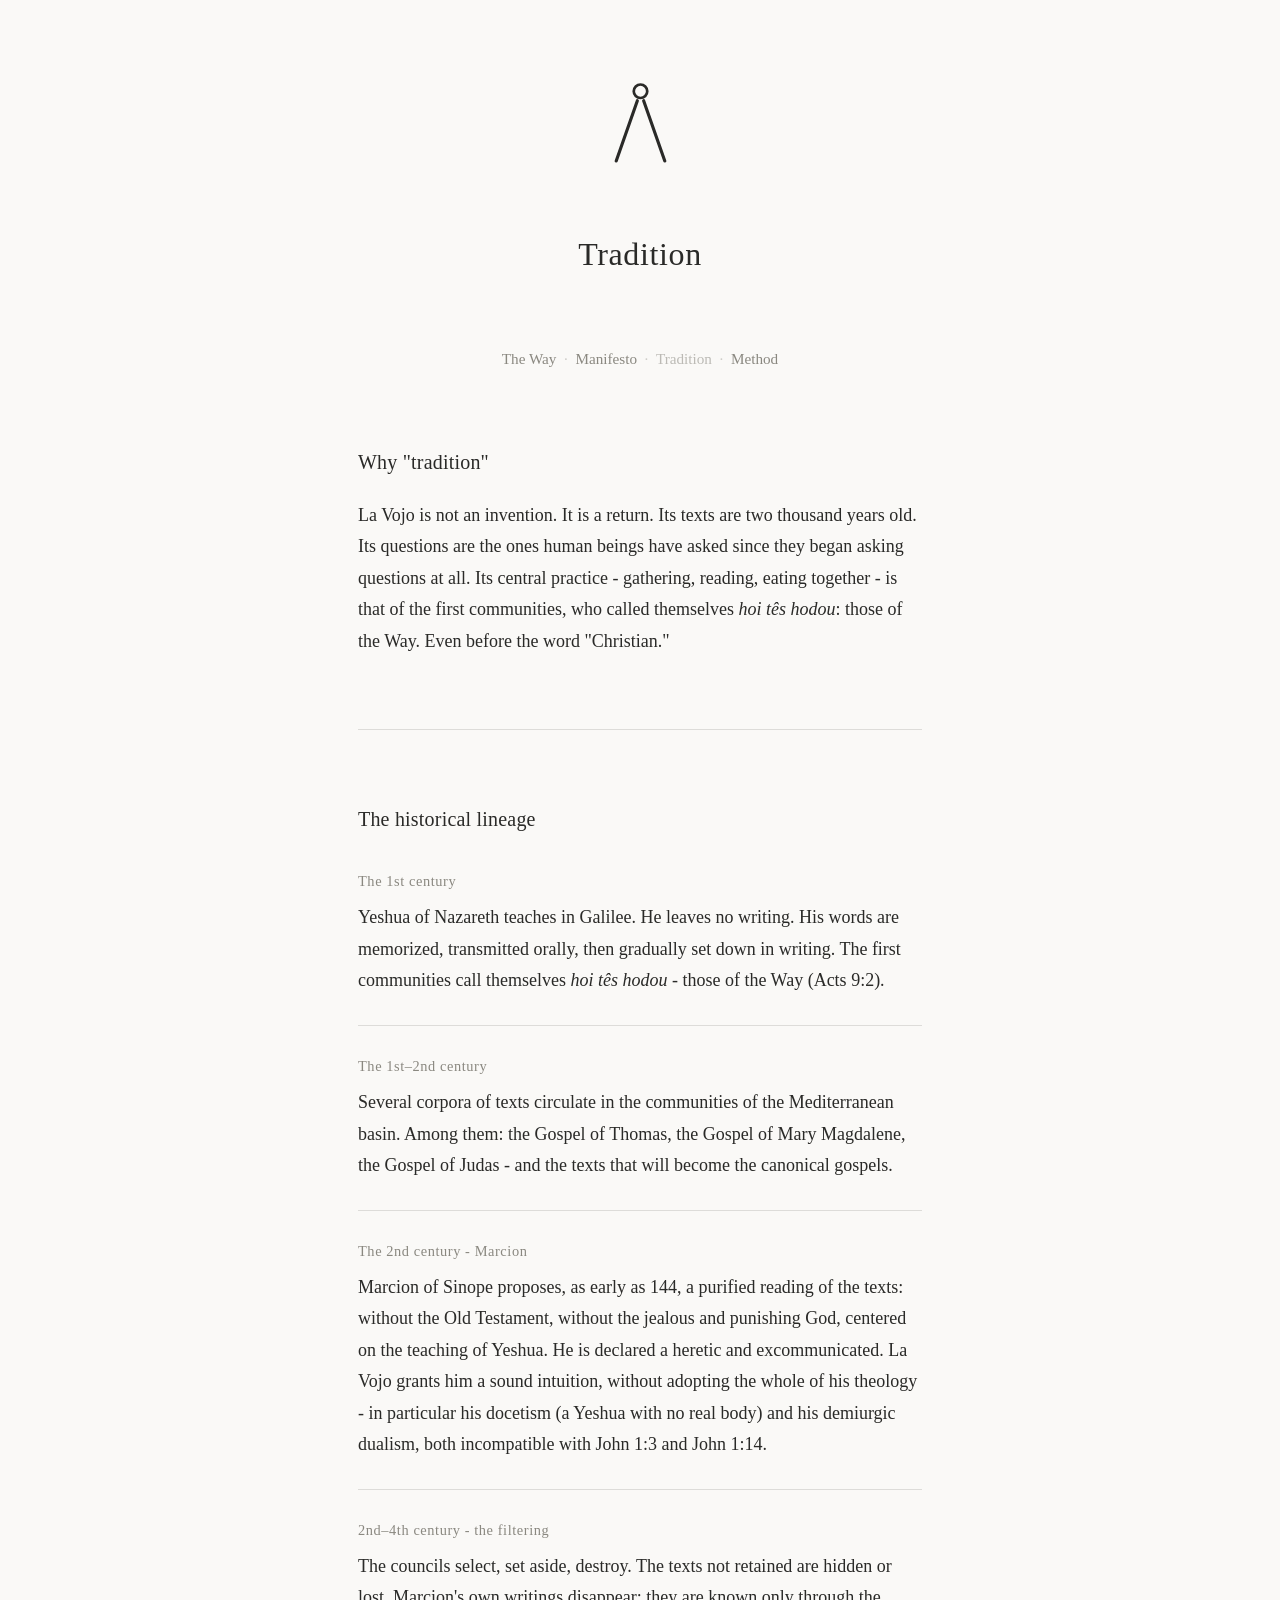
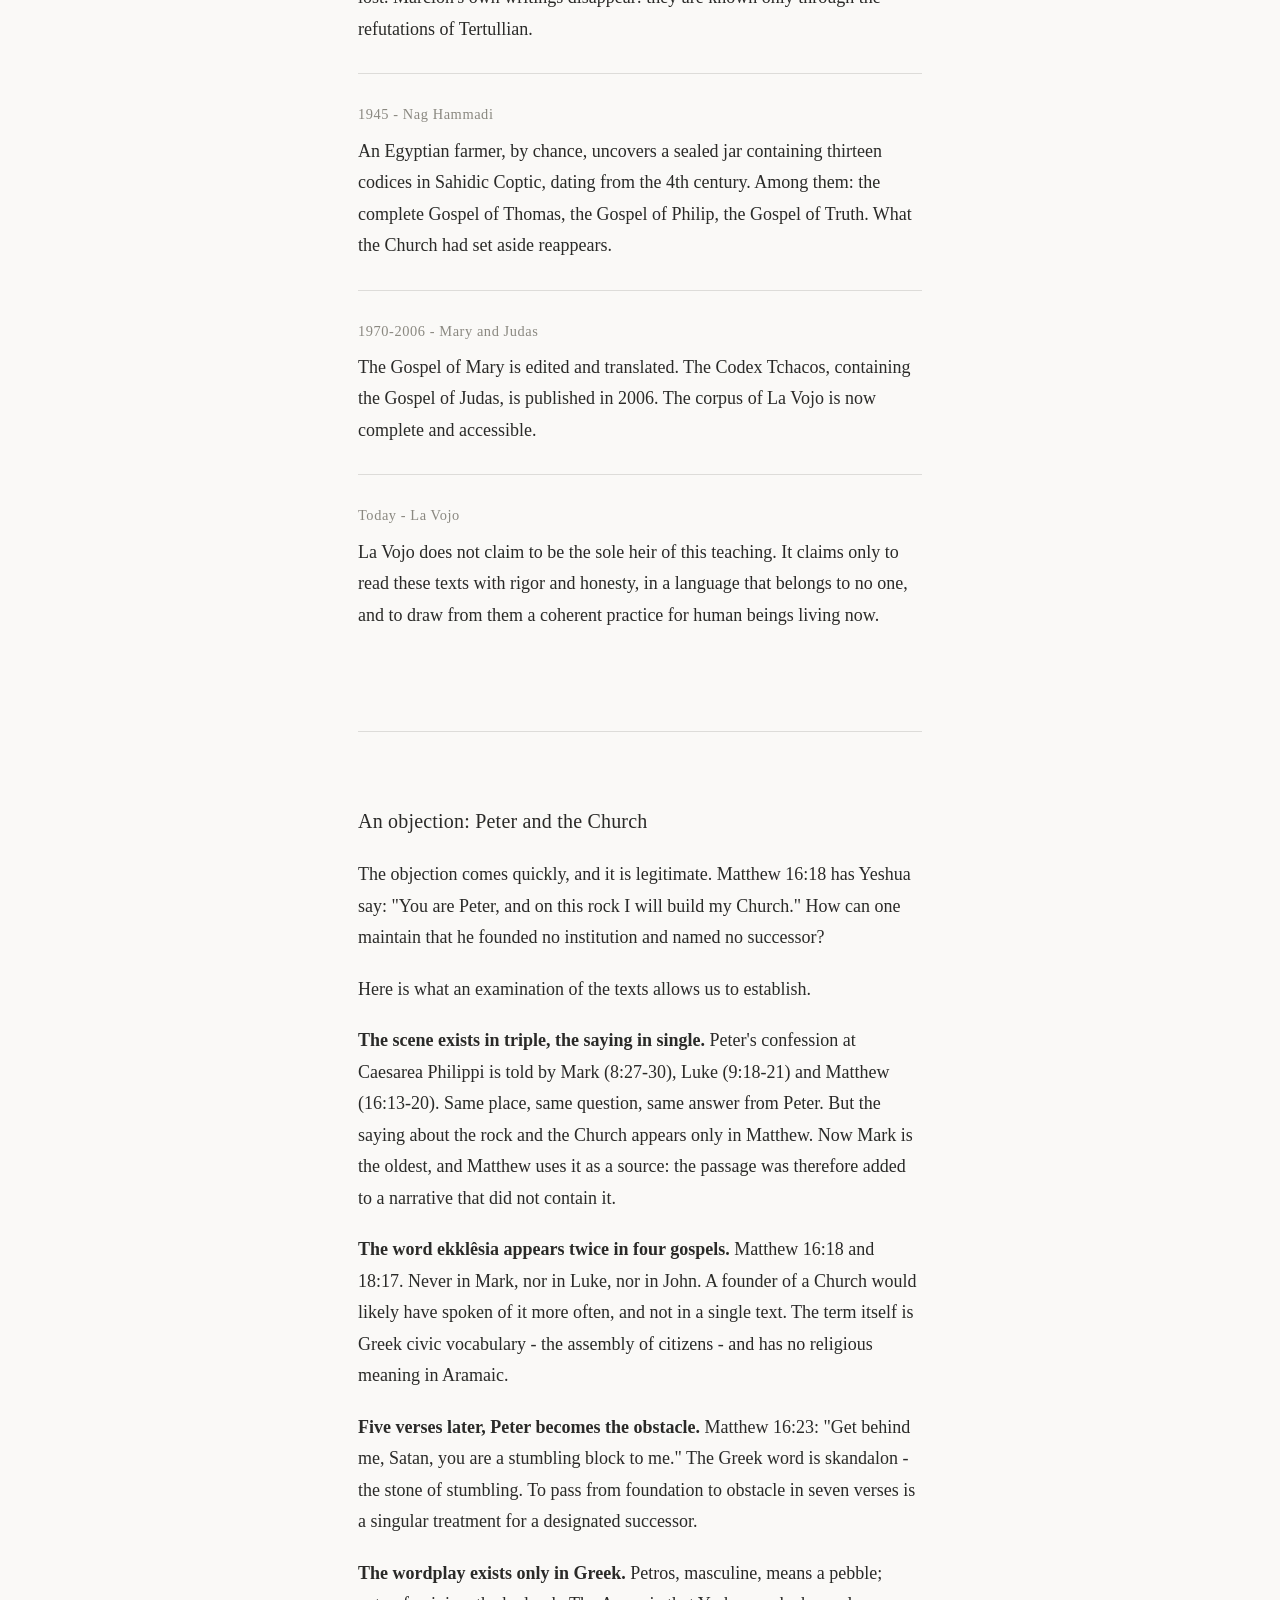
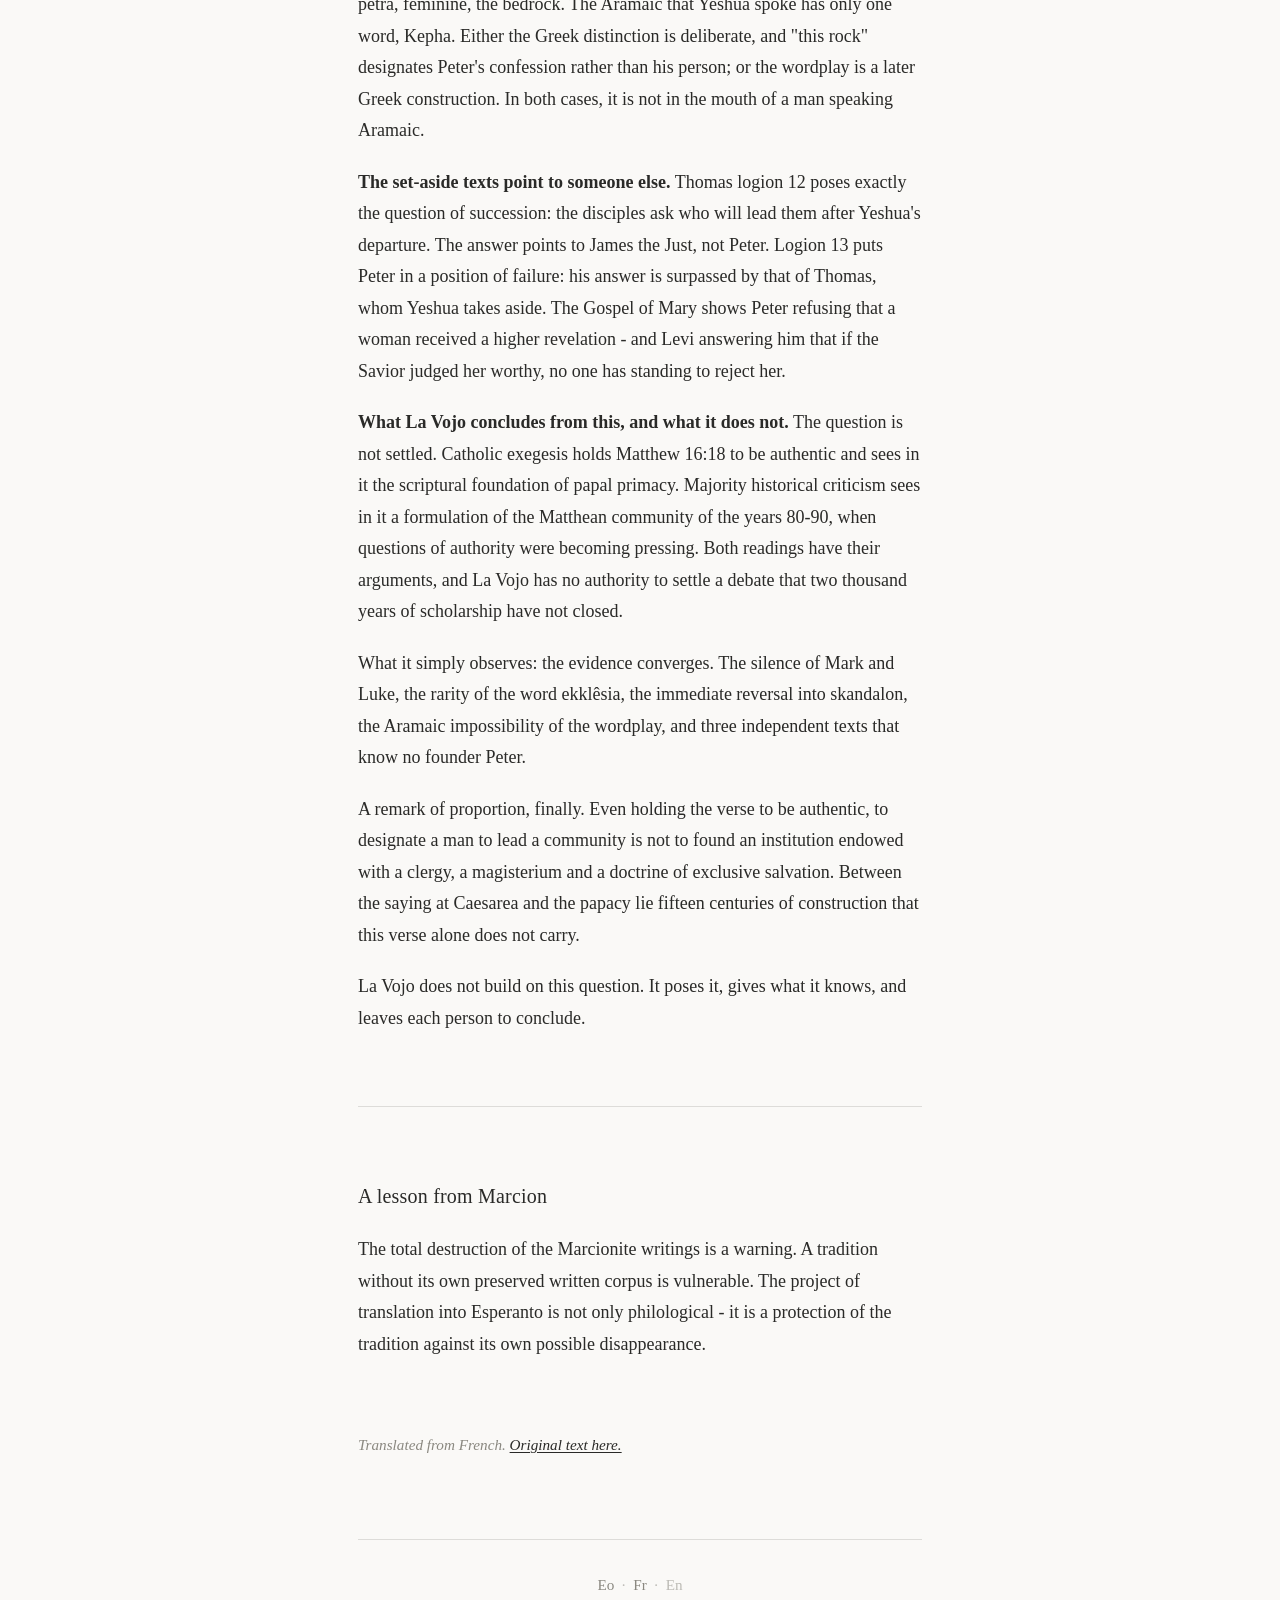
<file: en/tradicio.html>
<!DOCTYPE html>
<html lang="en">
<head>
<meta charset="utf-8">
<meta name="viewport" content="width=device-width, initial-scale=1">
<title>La Vojo - Tradition</title>
<link rel="stylesheet" href="../style.css">
</head>
<body>
<main>

<svg class="simbolo" viewBox="0 0 140 200" xmlns="http://www.w3.org/2000/svg" role="img" aria-label="La Vojo">
  <circle cx="70" cy="25" r="15" fill="none" stroke="currentColor" stroke-width="6"/>
  <line x1="63" y1="46" x2="16" y2="180" stroke="currentColor" stroke-width="7" stroke-linecap="round"/>
  <line x1="77" y1="46" x2="124" y2="180" stroke="currentColor" stroke-width="7" stroke-linecap="round"/>
</svg>

<h1>Tradition</h1>

<nav class="nav">
<a href="index.html">The Way</a><span class="sep">·</span><a href="manifesto.html">Manifesto</a><span class="sep">·</span><span class="current">Tradition</span><span class="sep">·</span><a href="metodo.html">Method</a>
</nav>

<section>
<h2>Why "tradition"</h2>
<p>La Vojo is not an invention. It is a return. Its texts are two thousand years old. Its questions are the ones human beings have asked since they began asking questions at all. Its central practice - gathering, reading, eating together - is that of the first communities, who called themselves <em>hoi tês hodou</em>: those of the Way. Even before the word "Christian."</p>
</section>

<section>
<h2>The historical lineage</h2>
<div class="timeline">

<div class="entry">
<span class="period">The 1st century</span>
<p>Yeshua of Nazareth teaches in Galilee. He leaves no writing. His words are memorized, transmitted orally, then gradually set down in writing. The first communities call themselves <em>hoi tês hodou</em> - those of the Way (Acts 9:2).</p>
</div>

<div class="entry">
<span class="period">The 1st–2nd century</span>
<p>Several corpora of texts circulate in the communities of the Mediterranean basin. Among them: the Gospel of Thomas, the Gospel of Mary Magdalene, the Gospel of Judas - and the texts that will become the canonical gospels.</p>
</div>

<div class="entry">
<span class="period">The 2nd century - Marcion</span>
<p>Marcion of Sinope proposes, as early as 144, a purified reading of the texts: without the Old Testament, without the jealous and punishing God, centered on the teaching of Yeshua. He is declared a heretic and excommunicated. La Vojo grants him a sound intuition, without adopting the whole of his theology - in particular his docetism (a Yeshua with no real body) and his demiurgic dualism, both incompatible with John 1:3 and John 1:14.</p>
</div>

<div class="entry">
<span class="period">2nd–4th century - the filtering</span>
<p>The councils select, set aside, destroy. The texts not retained are hidden or lost. Marcion's own writings disappear: they are known only through the refutations of Tertullian.</p>
</div>

<div class="entry">
<span class="period">1945 - Nag Hammadi</span>
<p>An Egyptian farmer, by chance, uncovers a sealed jar containing thirteen codices in Sahidic Coptic, dating from the 4th century. Among them: the complete Gospel of Thomas, the Gospel of Philip, the Gospel of Truth. What the Church had set aside reappears.</p>
</div>

<div class="entry">
<span class="period">1970-2006 - Mary and Judas</span>
<p>The Gospel of Mary is edited and translated. The Codex Tchacos, containing the Gospel of Judas, is published in 2006. The corpus of La Vojo is now complete and accessible.</p>
</div>

<div class="entry">
<span class="period">Today - La Vojo</span>
<p>La Vojo does not claim to be the sole heir of this teaching. It claims only to read these texts with rigor and honesty, in a language that belongs to no one, and to draw from them a coherent practice for human beings living now.</p>
</div>

</div>
</section>

<section>
<h2>An objection: Peter and the Church</h2>
<p>The objection comes quickly, and it is legitimate. Matthew 16:18 has Yeshua say: "You are Peter, and on this rock I will build my Church." How can one maintain that he founded no institution and named no successor?</p>
<p>Here is what an examination of the texts allows us to establish.</p>
<p><strong>The scene exists in triple, the saying in single.</strong> Peter's confession at Caesarea Philippi is told by Mark (8:27-30), Luke (9:18-21) and Matthew (16:13-20). Same place, same question, same answer from Peter. But the saying about the rock and the Church appears only in Matthew. Now Mark is the oldest, and Matthew uses it as a source: the passage was therefore added to a narrative that did not contain it.</p>
<p><strong>The word ekklêsia appears twice in four gospels.</strong> Matthew 16:18 and 18:17. Never in Mark, nor in Luke, nor in John. A founder of a Church would likely have spoken of it more often, and not in a single text. The term itself is Greek civic vocabulary - the assembly of citizens - and has no religious meaning in Aramaic.</p>
<p><strong>Five verses later, Peter becomes the obstacle.</strong> Matthew 16:23: "Get behind me, Satan, you are a stumbling block to me." The Greek word is skandalon - the stone of stumbling. To pass from foundation to obstacle in seven verses is a singular treatment for a designated successor.</p>
<p><strong>The wordplay exists only in Greek.</strong> Petros, masculine, means a pebble; petra, feminine, the bedrock. The Aramaic that Yeshua spoke has only one word, Kepha. Either the Greek distinction is deliberate, and "this rock" designates Peter's confession rather than his person; or the wordplay is a later Greek construction. In both cases, it is not in the mouth of a man speaking Aramaic.</p>
<p><strong>The set-aside texts point to someone else.</strong> Thomas logion 12 poses exactly the question of succession: the disciples ask who will lead them after Yeshua's departure. The answer points to James the Just, not Peter. Logion 13 puts Peter in a position of failure: his answer is surpassed by that of Thomas, whom Yeshua takes aside. The Gospel of Mary shows Peter refusing that a woman received a higher revelation - and Levi answering him that if the Savior judged her worthy, no one has standing to reject her.</p>
<p><strong>What La Vojo concludes from this, and what it does not.</strong> The question is not settled. Catholic exegesis holds Matthew 16:18 to be authentic and sees in it the scriptural foundation of papal primacy. Majority historical criticism sees in it a formulation of the Matthean community of the years 80-90, when questions of authority were becoming pressing. Both readings have their arguments, and La Vojo has no authority to settle a debate that two thousand years of scholarship have not closed.</p>
<p>What it simply observes: the evidence converges. The silence of Mark and Luke, the rarity of the word ekklêsia, the immediate reversal into skandalon, the Aramaic impossibility of the wordplay, and three independent texts that know no founder Peter.</p>
<p>A remark of proportion, finally. Even holding the verse to be authentic, to designate a man to lead a community is not to found an institution endowed with a clergy, a magisterium and a doctrine of exclusive salvation. Between the saying at Caesarea and the papacy lie fifteen centuries of construction that this verse alone does not carry.</p>
<p>La Vojo does not build on this question. It poses it, gives what it knows, and leaves each person to conclude.</p>
</section>

<section>
<h2>A lesson from Marcion</h2>
<p>The total destruction of the Marcionite writings is a warning. A tradition without its own preserved written corpus is vulnerable. The project of translation into Esperanto is not only philological - it is a protection of the tradition against its own possible disappearance.</p>
</section>

<p class="note">Translated from French. <a href="../fr/tradicio.html">Original text here.</a></p>

<nav class="lang">
<a href="../tradicio.html">Eo</a><span class="sep">·</span><a href="../fr/tradicio.html">Fr</a><span class="sep">·</span><span class="current">En</span>
</nav>

</main>
</body>
</html>
</file>
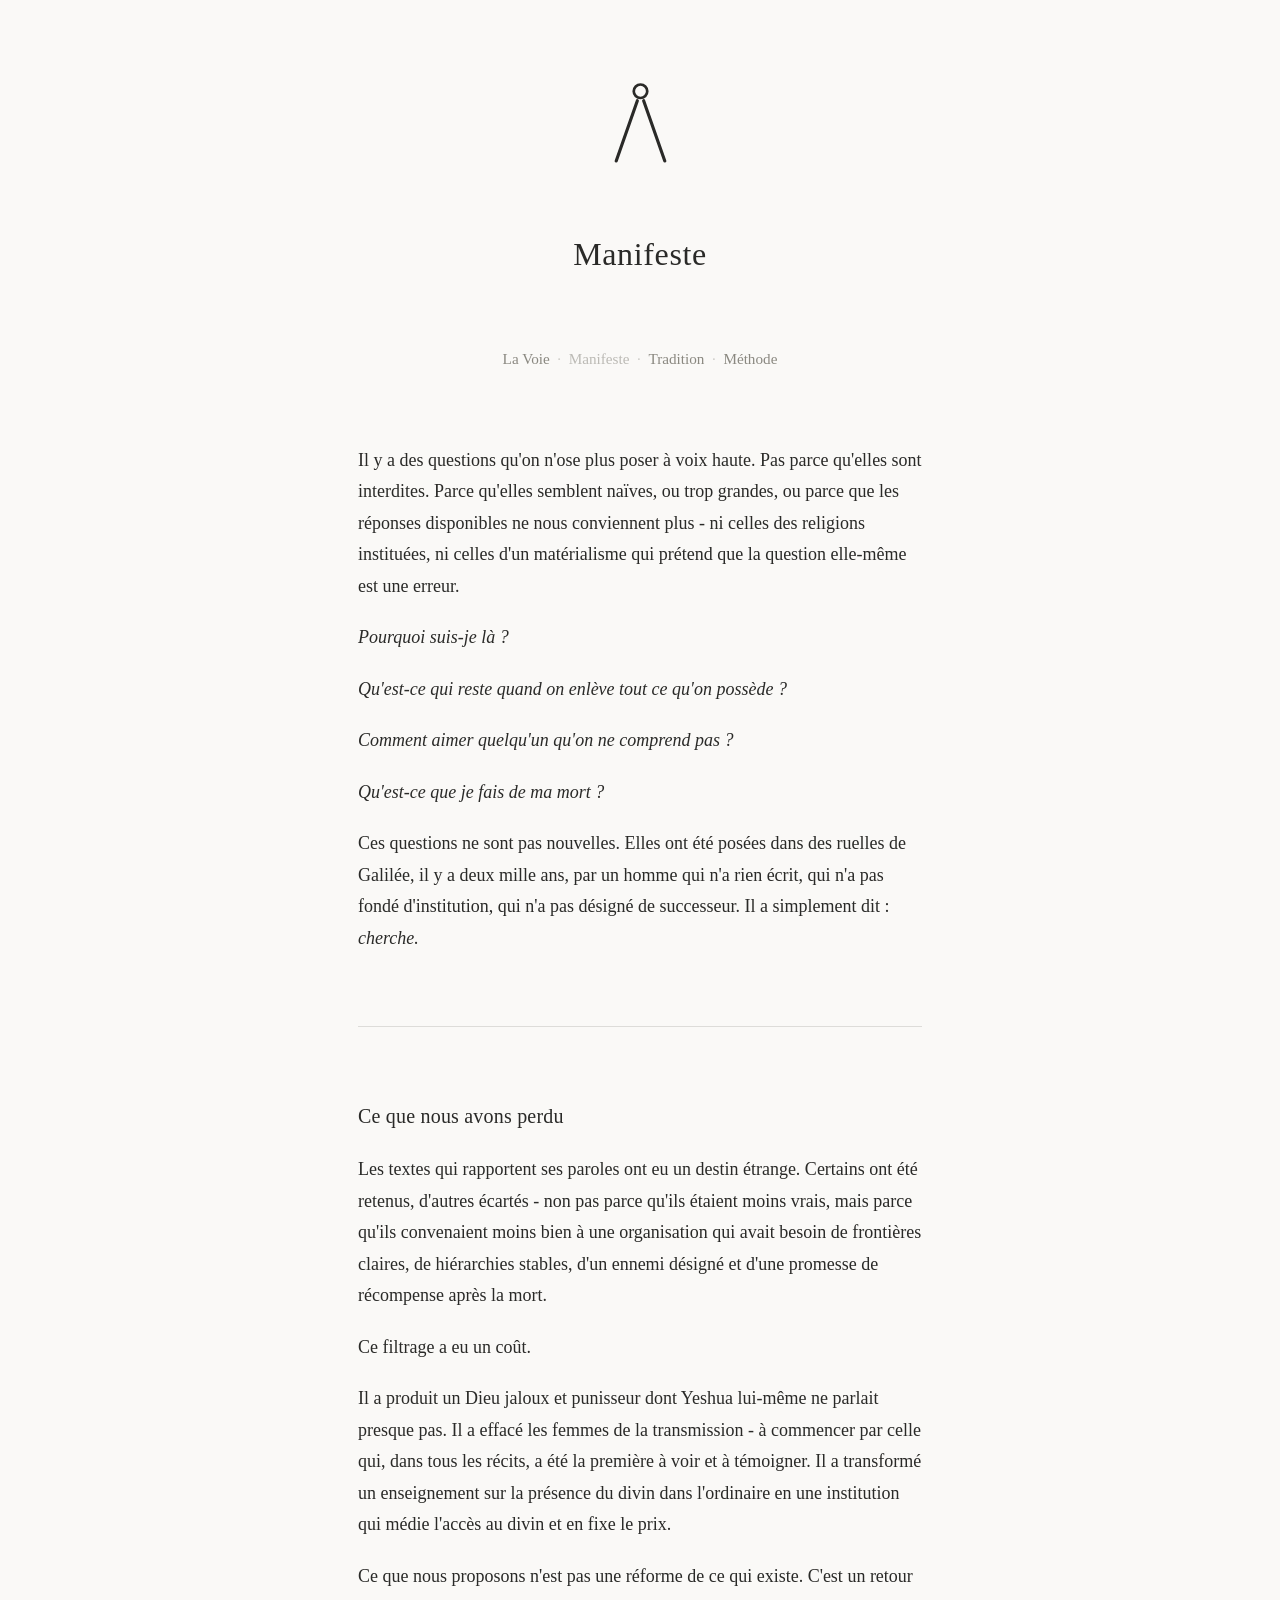
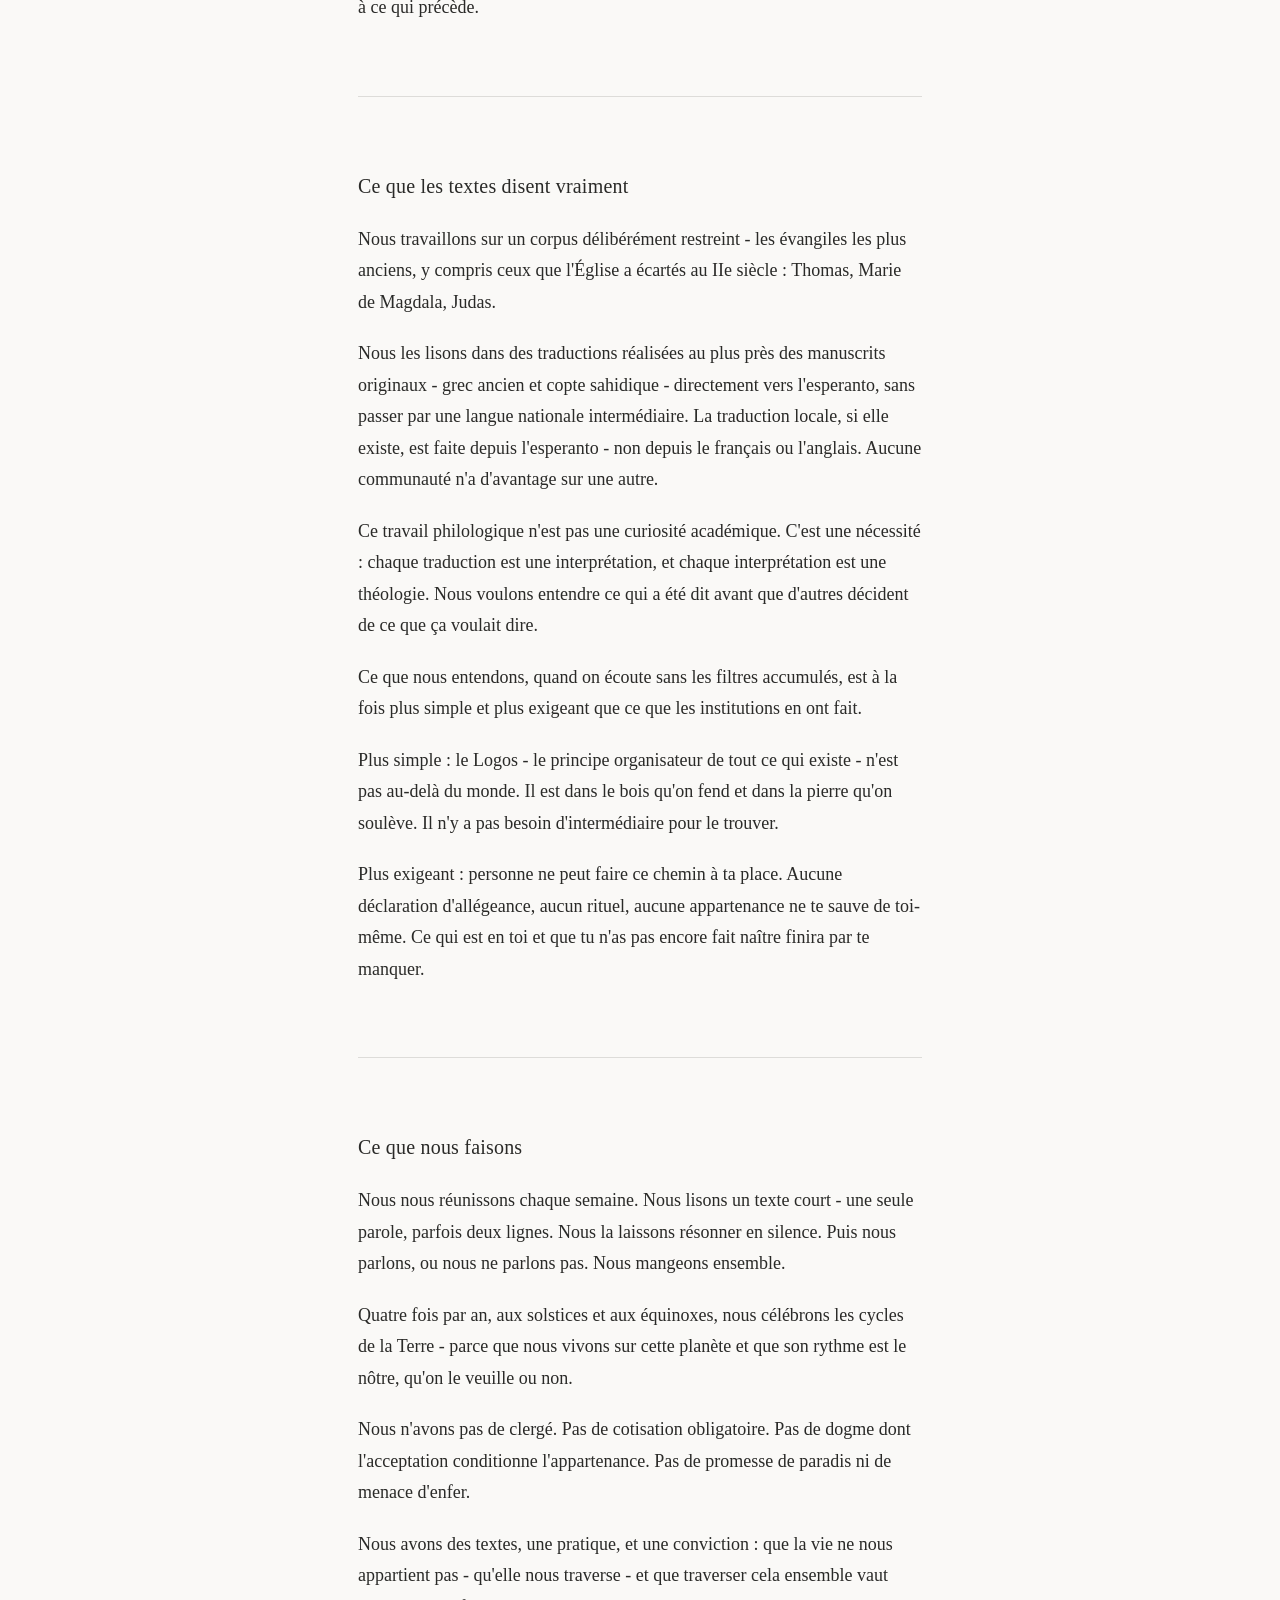
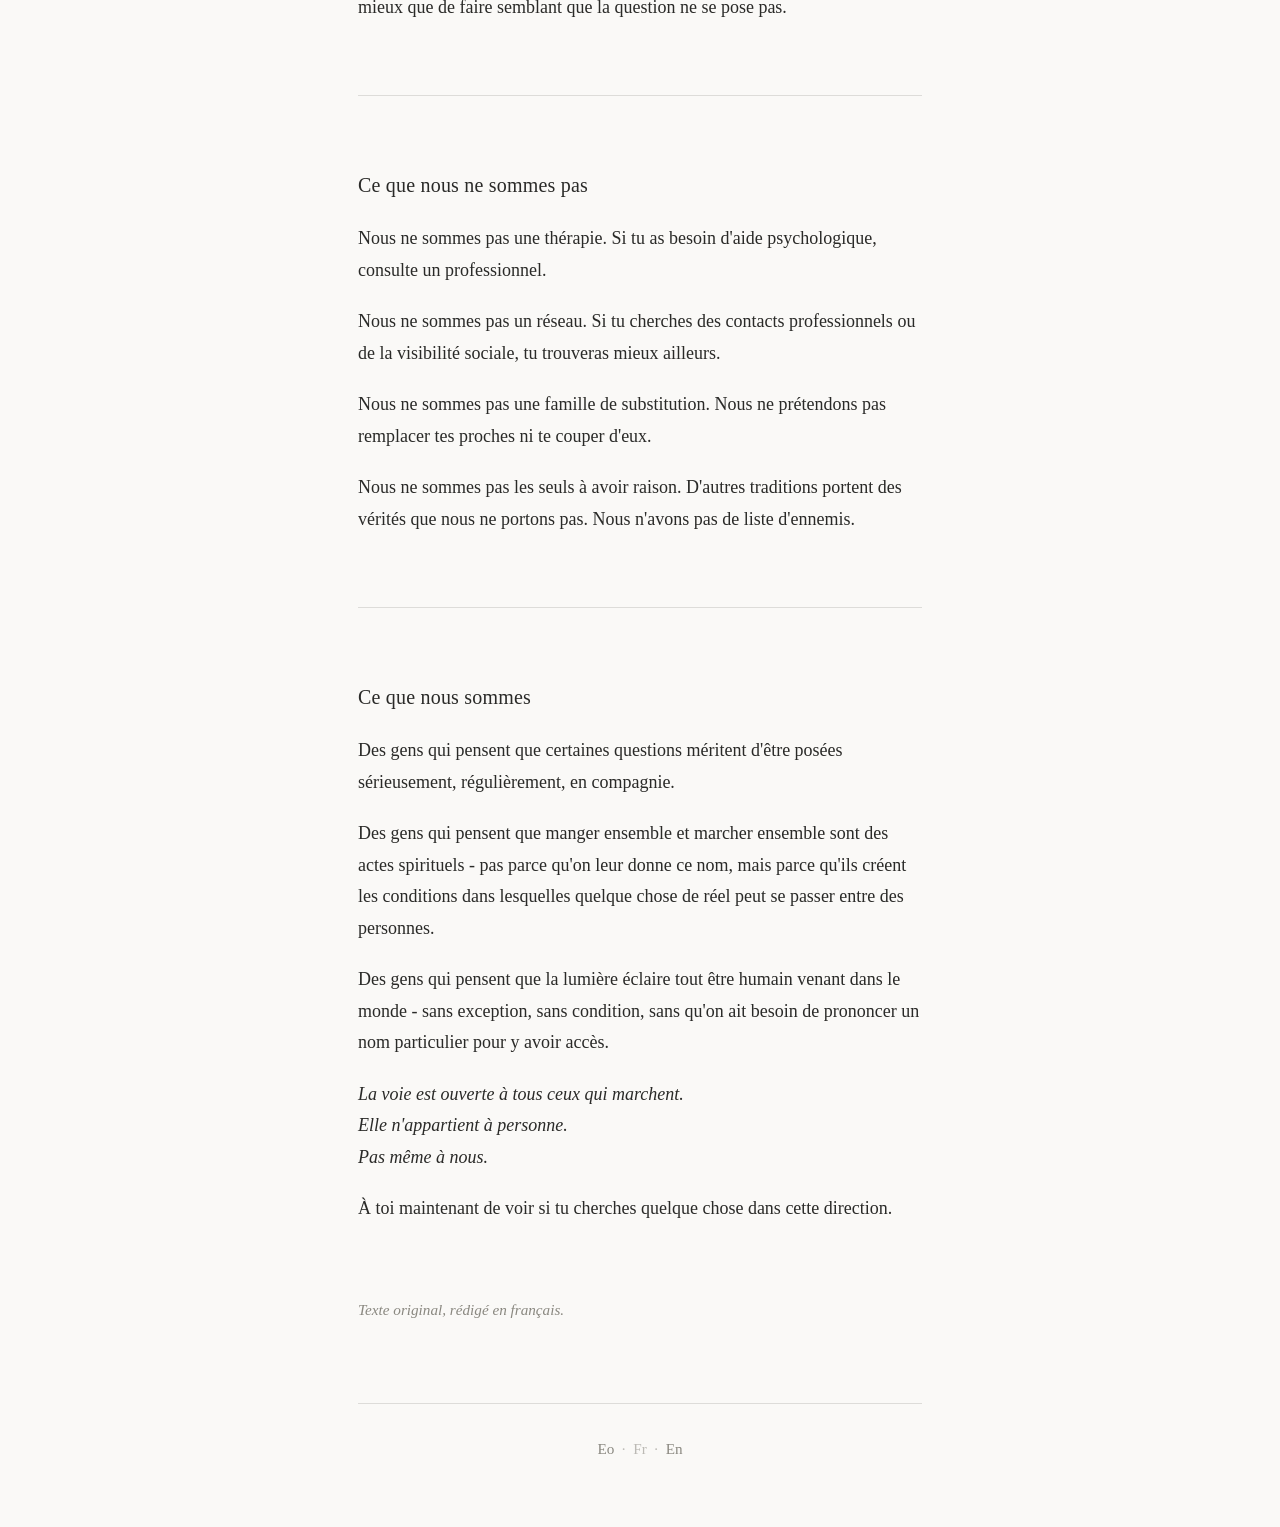
<file: fr/manifesto.html>
<!DOCTYPE html>
<html lang="fr">
<head>
<meta charset="utf-8">
<meta name="viewport" content="width=device-width, initial-scale=1">
<title>La Vojo - Manifeste</title>
<link rel="stylesheet" href="../style.css">
</head>
<body>
<main>

<svg class="simbolo" viewBox="0 0 140 200" xmlns="http://www.w3.org/2000/svg" role="img" aria-label="La Vojo">
  <circle cx="70" cy="25" r="15" fill="none" stroke="currentColor" stroke-width="6"/>
  <line x1="63" y1="46" x2="16" y2="180" stroke="currentColor" stroke-width="7" stroke-linecap="round"/>
  <line x1="77" y1="46" x2="124" y2="180" stroke="currentColor" stroke-width="7" stroke-linecap="round"/>
</svg>

<h1>Manifeste</h1>

<nav class="nav">
<a href="index.html">La Voie</a><span class="sep">·</span><span class="current">Manifeste</span><span class="sep">·</span><a href="tradicio.html">Tradition</a><span class="sep">·</span><a href="metodo.html">Méthode</a>
</nav>

<section>
<p>Il y a des questions qu'on n'ose plus poser à voix haute. Pas parce qu'elles sont interdites. Parce qu'elles semblent naïves, ou trop grandes, ou parce que les réponses disponibles ne nous conviennent plus - ni celles des religions instituées, ni celles d'un matérialisme qui prétend que la question elle-même est une erreur.</p>

<p><em>Pourquoi suis-je là ?</em></p>
<p><em>Qu'est-ce qui reste quand on enlève tout ce qu'on possède ?</em></p>
<p><em>Comment aimer quelqu'un qu'on ne comprend pas ?</em></p>
<p><em>Qu'est-ce que je fais de ma mort ?</em></p>

<p>Ces questions ne sont pas nouvelles. Elles ont été posées dans des ruelles de Galilée, il y a deux mille ans, par un homme qui n'a rien écrit, qui n'a pas fondé d'institution, qui n'a pas désigné de successeur. Il a simplement dit : <em>cherche.</em></p>
</section>

<section>
<h2>Ce que nous avons perdu</h2>
<p>Les textes qui rapportent ses paroles ont eu un destin étrange. Certains ont été retenus, d'autres écartés - non pas parce qu'ils étaient moins vrais, mais parce qu'ils convenaient moins bien à une organisation qui avait besoin de frontières claires, de hiérarchies stables, d'un ennemi désigné et d'une promesse de récompense après la mort.</p>
<p>Ce filtrage a eu un coût.</p>
<p>Il a produit un Dieu jaloux et punisseur dont Yeshua lui-même ne parlait presque pas. Il a effacé les femmes de la transmission - à commencer par celle qui, dans tous les récits, a été la première à voir et à témoigner. Il a transformé un enseignement sur la présence du divin dans l'ordinaire en une institution qui médie l'accès au divin et en fixe le prix.</p>
<p>Ce que nous proposons n'est pas une réforme de ce qui existe. C'est un retour à ce qui précède.</p>
</section>

<section>
<h2>Ce que les textes disent vraiment</h2>
<p>Nous travaillons sur un corpus délibérément restreint - les évangiles les plus anciens, y compris ceux que l'Église a écartés au IIe siècle : Thomas, Marie de Magdala, Judas.</p>
<p>Nous les lisons dans des traductions réalisées au plus près des manuscrits originaux - grec ancien et copte sahidique - directement vers l'esperanto, sans passer par une langue nationale intermédiaire. La traduction locale, si elle existe, est faite depuis l'esperanto - non depuis le français ou l'anglais. Aucune communauté n'a d'avantage sur une autre.</p>
<p>Ce travail philologique n'est pas une curiosité académique. C'est une nécessité : chaque traduction est une interprétation, et chaque interprétation est une théologie. Nous voulons entendre ce qui a été dit avant que d'autres décident de ce que ça voulait dire.</p>
<p>Ce que nous entendons, quand on écoute sans les filtres accumulés, est à la fois plus simple et plus exigeant que ce que les institutions en ont fait.</p>
<p>Plus simple : le Logos - le principe organisateur de tout ce qui existe - n'est pas au-delà du monde. Il est dans le bois qu'on fend et dans la pierre qu'on soulève. Il n'y a pas besoin d'intermédiaire pour le trouver.</p>
<p>Plus exigeant : personne ne peut faire ce chemin à ta place. Aucune déclaration d'allégeance, aucun rituel, aucune appartenance ne te sauve de toi-même. Ce qui est en toi et que tu n'as pas encore fait naître finira par te manquer.</p>
</section>

<section>
<h2>Ce que nous faisons</h2>
<p>Nous nous réunissons chaque semaine. Nous lisons un texte court - une seule parole, parfois deux lignes. Nous la laissons résonner en silence. Puis nous parlons, ou nous ne parlons pas. Nous mangeons ensemble.</p>
<p>Quatre fois par an, aux solstices et aux équinoxes, nous célébrons les cycles de la Terre - parce que nous vivons sur cette planète et que son rythme est le nôtre, qu'on le veuille ou non.</p>
<p>Nous n'avons pas de clergé. Pas de cotisation obligatoire. Pas de dogme dont l'acceptation conditionne l'appartenance. Pas de promesse de paradis ni de menace d'enfer.</p>
<p>Nous avons des textes, une pratique, et une conviction : que la vie ne nous appartient pas - qu'elle nous traverse - et que traverser cela ensemble vaut mieux que de faire semblant que la question ne se pose pas.</p>
</section>

<section>
<h2>Ce que nous ne sommes pas</h2>
<p>Nous ne sommes pas une thérapie. Si tu as besoin d'aide psychologique, consulte un professionnel.</p>
<p>Nous ne sommes pas un réseau. Si tu cherches des contacts professionnels ou de la visibilité sociale, tu trouveras mieux ailleurs.</p>
<p>Nous ne sommes pas une famille de substitution. Nous ne prétendons pas remplacer tes proches ni te couper d'eux.</p>
<p>Nous ne sommes pas les seuls à avoir raison. D'autres traditions portent des vérités que nous ne portons pas. Nous n'avons pas de liste d'ennemis.</p>
</section>

<section>
<h2>Ce que nous sommes</h2>
<p>Des gens qui pensent que certaines questions méritent d'être posées sérieusement, régulièrement, en compagnie.</p>
<p>Des gens qui pensent que manger ensemble et marcher ensemble sont des actes spirituels - pas parce qu'on leur donne ce nom, mais parce qu'ils créent les conditions dans lesquelles quelque chose de réel peut se passer entre des personnes.</p>
<p>Des gens qui pensent que la lumière éclaire tout être humain venant dans le monde - sans exception, sans condition, sans qu'on ait besoin de prononcer un nom particulier pour y avoir accès.</p>

<p><em>La voie est ouverte à tous ceux qui marchent.<br>
Elle n'appartient à personne.<br>
Pas même à nous.</em></p>

<p>À toi maintenant de voir si tu cherches quelque chose dans cette direction.</p>
</section>

<p class="note">Texte original, rédigé en français.</p>

<nav class="lang">
<a href="../manifesto.html">Eo</a><span class="sep">·</span><span class="current">Fr</span><span class="sep">·</span><a href="../en/manifesto.html">En</a>
</nav>

</main>
</body>
</html>
</file>
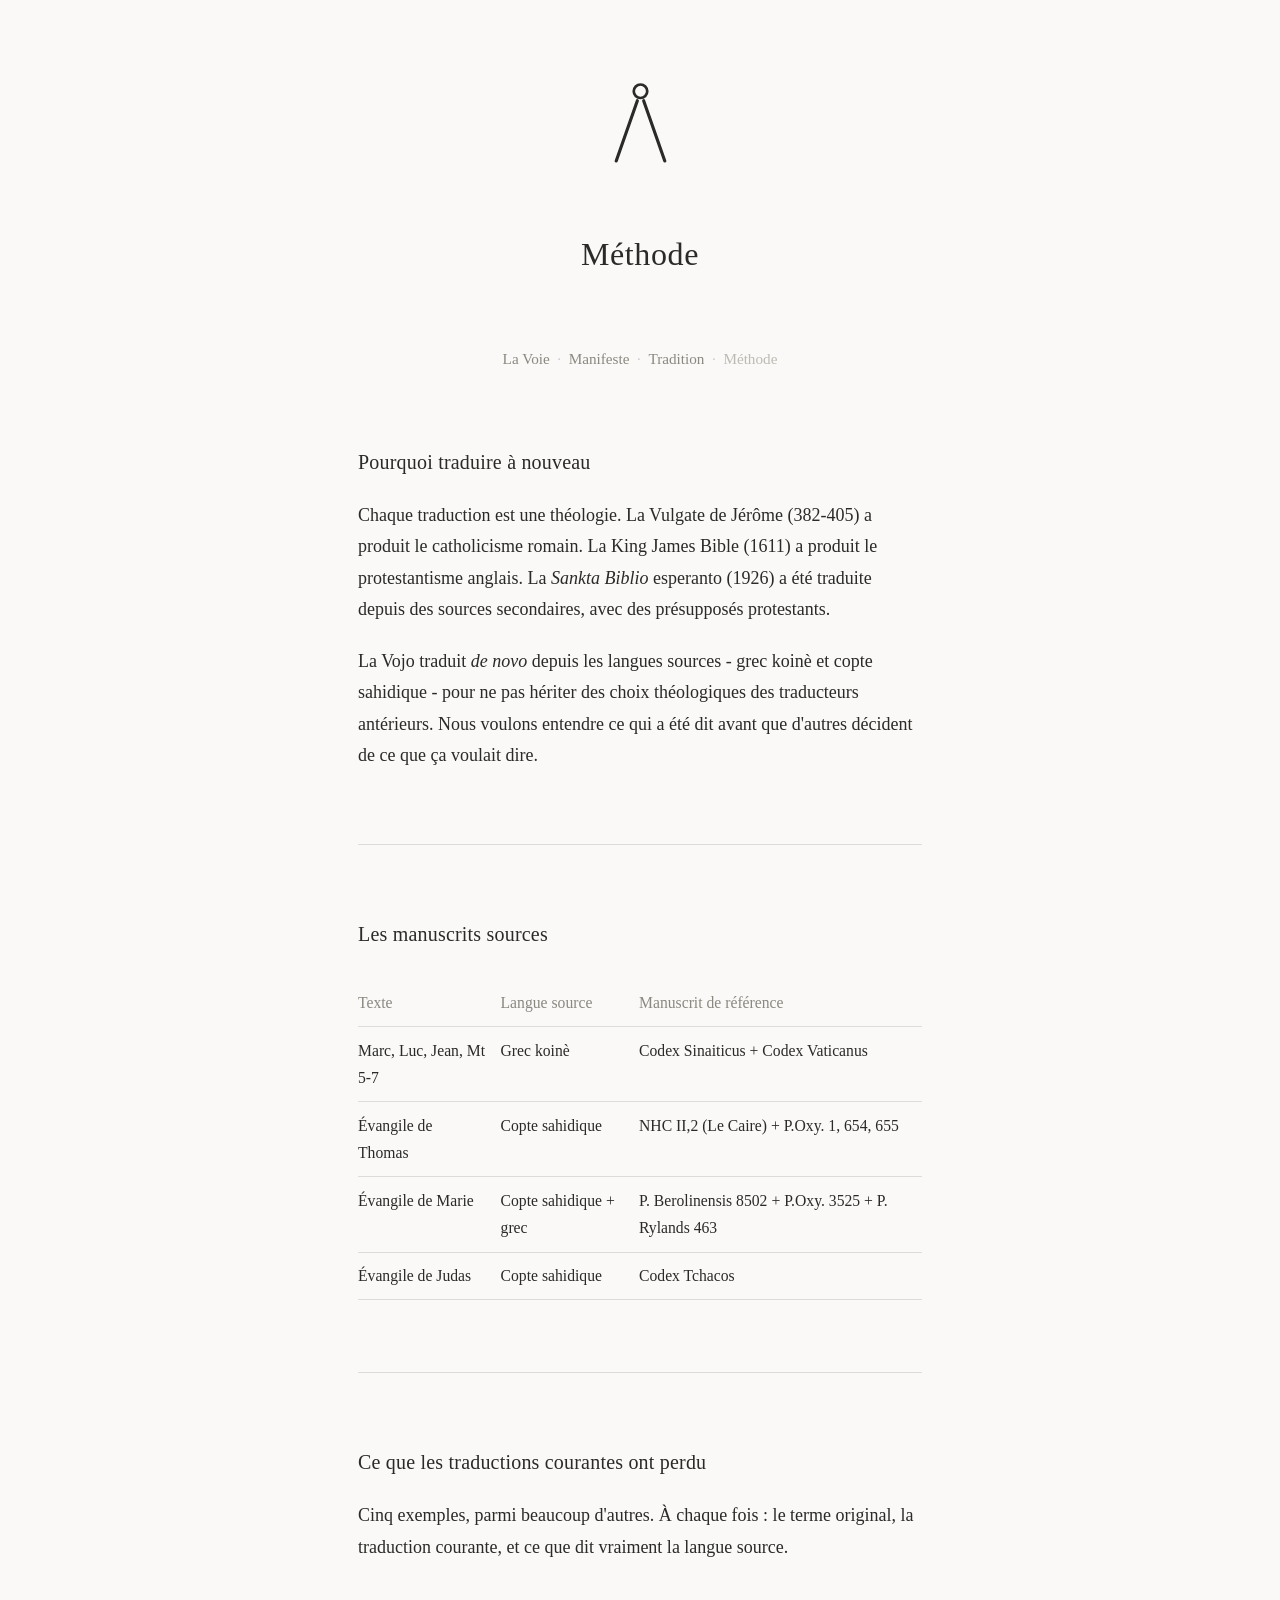
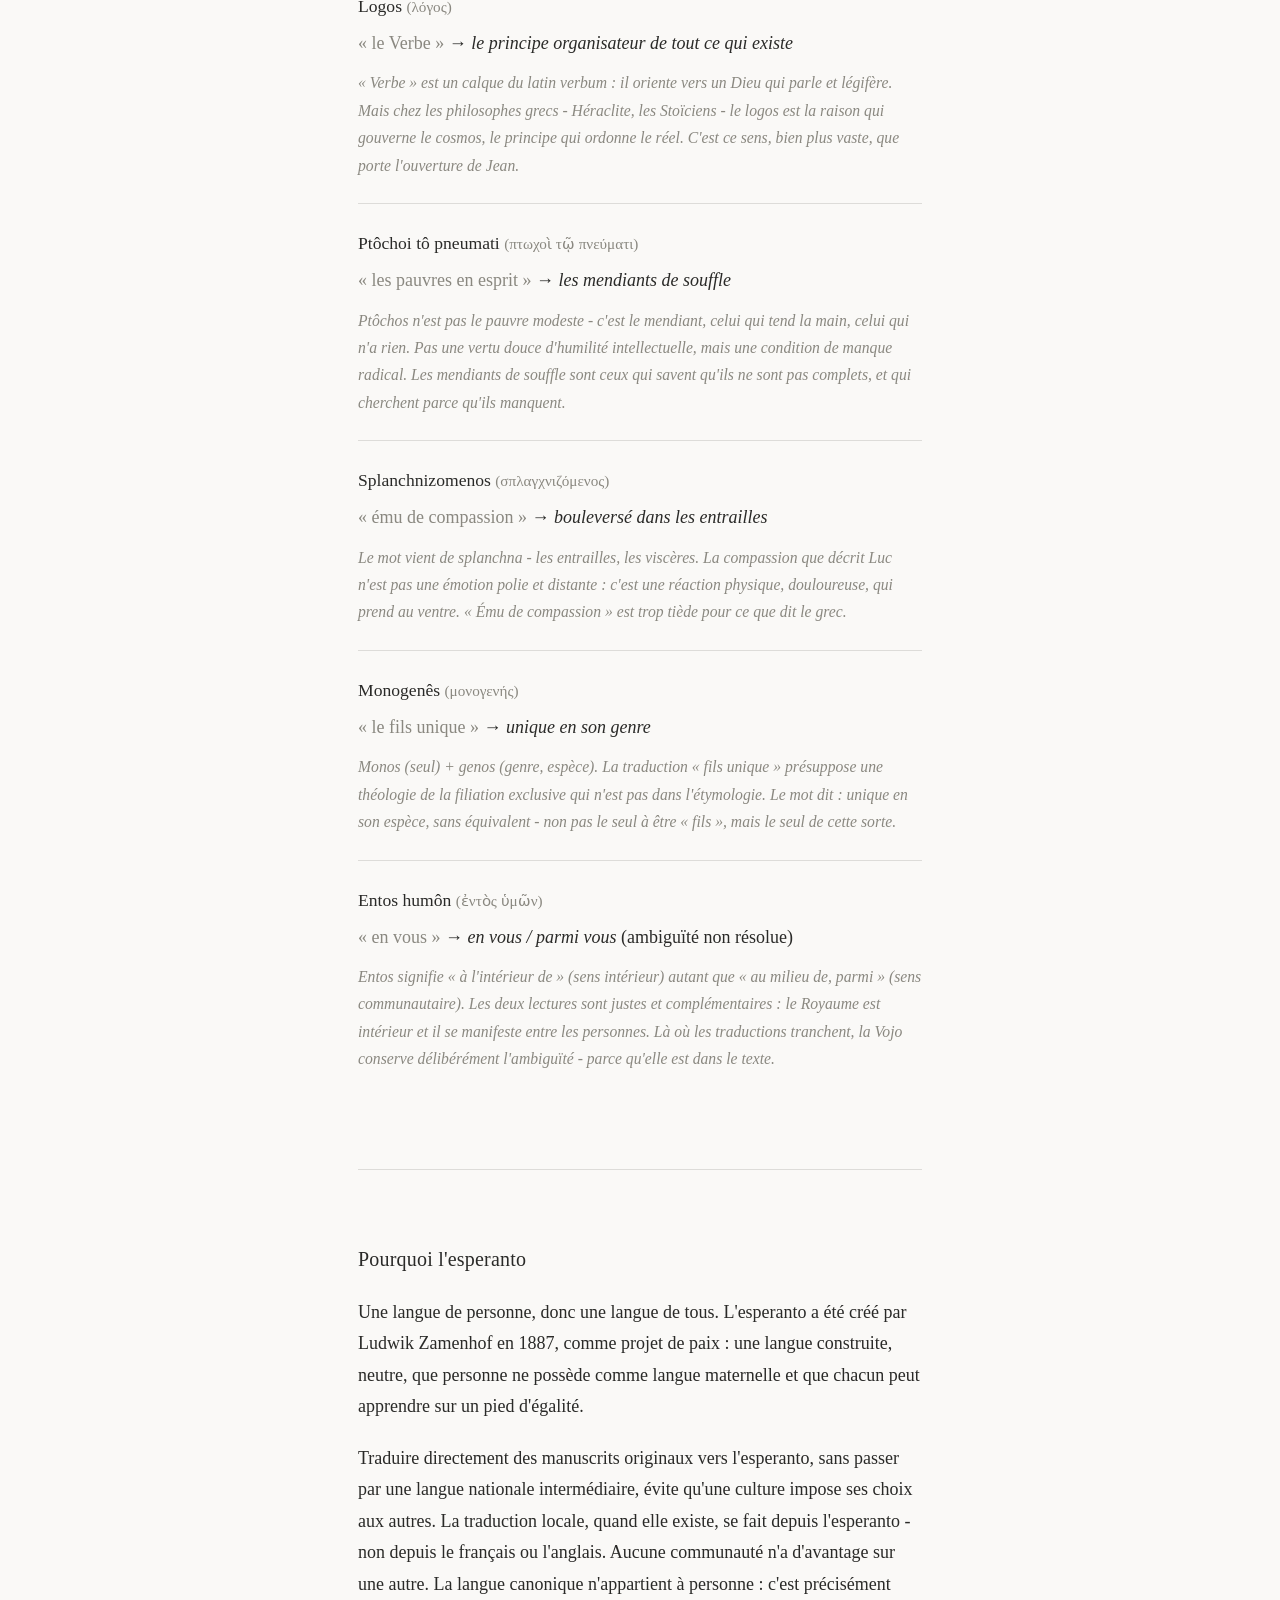
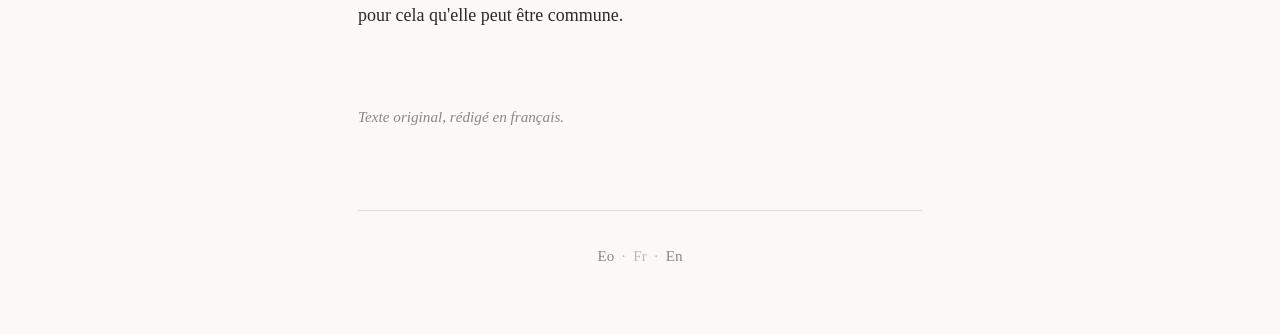
<file: fr/metodo.html>
<!DOCTYPE html>
<html lang="fr">
<head>
<meta charset="utf-8">
<meta name="viewport" content="width=device-width, initial-scale=1">
<title>La Vojo - Méthode</title>
<link rel="stylesheet" href="../style.css">
</head>
<body>
<main>

<svg class="simbolo" viewBox="0 0 140 200" xmlns="http://www.w3.org/2000/svg" role="img" aria-label="La Vojo">
  <circle cx="70" cy="25" r="15" fill="none" stroke="currentColor" stroke-width="6"/>
  <line x1="63" y1="46" x2="16" y2="180" stroke="currentColor" stroke-width="7" stroke-linecap="round"/>
  <line x1="77" y1="46" x2="124" y2="180" stroke="currentColor" stroke-width="7" stroke-linecap="round"/>
</svg>

<h1>Méthode</h1>

<nav class="nav">
<a href="index.html">La Voie</a><span class="sep">·</span><a href="manifesto.html">Manifeste</a><span class="sep">·</span><a href="tradicio.html">Tradition</a><span class="sep">·</span><span class="current">Méthode</span>
</nav>

<section>
<h2>Pourquoi traduire à nouveau</h2>
<p>Chaque traduction est une théologie. La Vulgate de Jérôme (382-405) a produit le catholicisme romain. La King James Bible (1611) a produit le protestantisme anglais. La <em>Sankta Biblio</em> esperanto (1926) a été traduite depuis des sources secondaires, avec des présupposés protestants.</p>
<p>La Vojo traduit <em>de novo</em> depuis les langues sources - grec koinè et copte sahidique - pour ne pas hériter des choix théologiques des traducteurs antérieurs. Nous voulons entendre ce qui a été dit avant que d'autres décident de ce que ça voulait dire.</p>
</section>

<section>
<h2>Les manuscrits sources</h2>
<table>
<thead>
<tr><th>Texte</th><th>Langue source</th><th>Manuscrit de référence</th></tr>
</thead>
<tbody>
<tr><td>Marc, Luc, Jean, Mt 5-7</td><td>Grec koinè</td><td>Codex Sinaiticus + Codex Vaticanus</td></tr>
<tr><td>Évangile de Thomas</td><td>Copte sahidique</td><td>NHC II,2 (Le Caire) + P.Oxy. 1, 654, 655</td></tr>
<tr><td>Évangile de Marie</td><td>Copte sahidique + grec</td><td>P. Berolinensis 8502 + P.Oxy. 3525 + P. Rylands 463</td></tr>
<tr><td>Évangile de Judas</td><td>Copte sahidique</td><td>Codex Tchacos</td></tr>
</tbody>
</table>
</section>

<section>
<h2>Ce que les traductions courantes ont perdu</h2>
<p>Cinq exemples, parmi beaucoup d'autres. À chaque fois : le terme original, la traduction courante, et ce que dit vraiment la langue source.</p>

<div class="gloss">
<p class="term">Logos <span class="translit">(λόγος)</span></p>
<p class="pair"><span class="was">« le Verbe »</span> &rarr; <em>le principe organisateur de tout ce qui existe</em></p>
<p class="note">« Verbe » est un calque du latin <em>verbum</em> : il oriente vers un Dieu qui parle et légifère. Mais chez les philosophes grecs - Héraclite, les Stoïciens - le <em>logos</em> est la raison qui gouverne le cosmos, le principe qui ordonne le réel. C'est ce sens, bien plus vaste, que porte l'ouverture de Jean.</p>
</div>

<div class="gloss">
<p class="term">Ptôchoi tô pneumati <span class="translit">(πτωχοὶ τῷ πνεύματι)</span></p>
<p class="pair"><span class="was">« les pauvres en esprit »</span> &rarr; <em>les mendiants de souffle</em></p>
<p class="note"><em>Ptôchos</em> n'est pas le pauvre modeste - c'est le mendiant, celui qui tend la main, celui qui n'a rien. Pas une vertu douce d'humilité intellectuelle, mais une condition de manque radical. Les mendiants de souffle sont ceux qui savent qu'ils ne sont pas complets, et qui cherchent parce qu'ils manquent.</p>
</div>

<div class="gloss">
<p class="term">Splanchnizomenos <span class="translit">(σπλαγχνιζόμενος)</span></p>
<p class="pair"><span class="was">« ému de compassion »</span> &rarr; <em>bouleversé dans les entrailles</em></p>
<p class="note">Le mot vient de <em>splanchna</em> - les entrailles, les viscères. La compassion que décrit Luc n'est pas une émotion polie et distante : c'est une réaction physique, douloureuse, qui prend au ventre. « Ému de compassion » est trop tiède pour ce que dit le grec.</p>
</div>

<div class="gloss">
<p class="term">Monogenês <span class="translit">(μονογενής)</span></p>
<p class="pair"><span class="was">« le fils unique »</span> &rarr; <em>unique en son genre</em></p>
<p class="note"><em>Monos</em> (seul) + <em>genos</em> (genre, espèce). La traduction « fils unique » présuppose une théologie de la filiation exclusive qui n'est pas dans l'étymologie. Le mot dit : unique en son espèce, sans équivalent - non pas le seul à être « fils », mais le seul de cette sorte.</p>
</div>

<div class="gloss">
<p class="term">Entos humôn <span class="translit">(ἐντὸς ὑμῶν)</span></p>
<p class="pair"><span class="was">« en vous »</span> &rarr; <em>en vous / parmi vous</em> (ambiguïté non résolue)</p>
<p class="note"><em>Entos</em> signifie « à l'intérieur de » (sens intérieur) autant que « au milieu de, parmi » (sens communautaire). Les deux lectures sont justes et complémentaires : le Royaume est intérieur <em>et</em> il se manifeste entre les personnes. Là où les traductions tranchent, la Vojo conserve délibérément l'ambiguïté - parce qu'elle est dans le texte.</p>
</div>
</section>

<section>
<h2>Pourquoi l'esperanto</h2>
<p>Une langue de personne, donc une langue de tous. L'esperanto a été créé par Ludwik Zamenhof en 1887, comme projet de paix : une langue construite, neutre, que personne ne possède comme langue maternelle et que chacun peut apprendre sur un pied d'égalité.</p>
<p>Traduire directement des manuscrits originaux vers l'esperanto, sans passer par une langue nationale intermédiaire, évite qu'une culture impose ses choix aux autres. La traduction locale, quand elle existe, se fait depuis l'esperanto - non depuis le français ou l'anglais. Aucune communauté n'a d'avantage sur une autre. La langue canonique n'appartient à personne : c'est précisément pour cela qu'elle peut être commune.</p>
</section>

<p class="note">Texte original, rédigé en français.</p>

<nav class="lang">
<a href="../metodo.html">Eo</a><span class="sep">·</span><span class="current">Fr</span><span class="sep">·</span><a href="../en/metodo.html">En</a>
</nav>

</main>
</body>
</html>
</file>
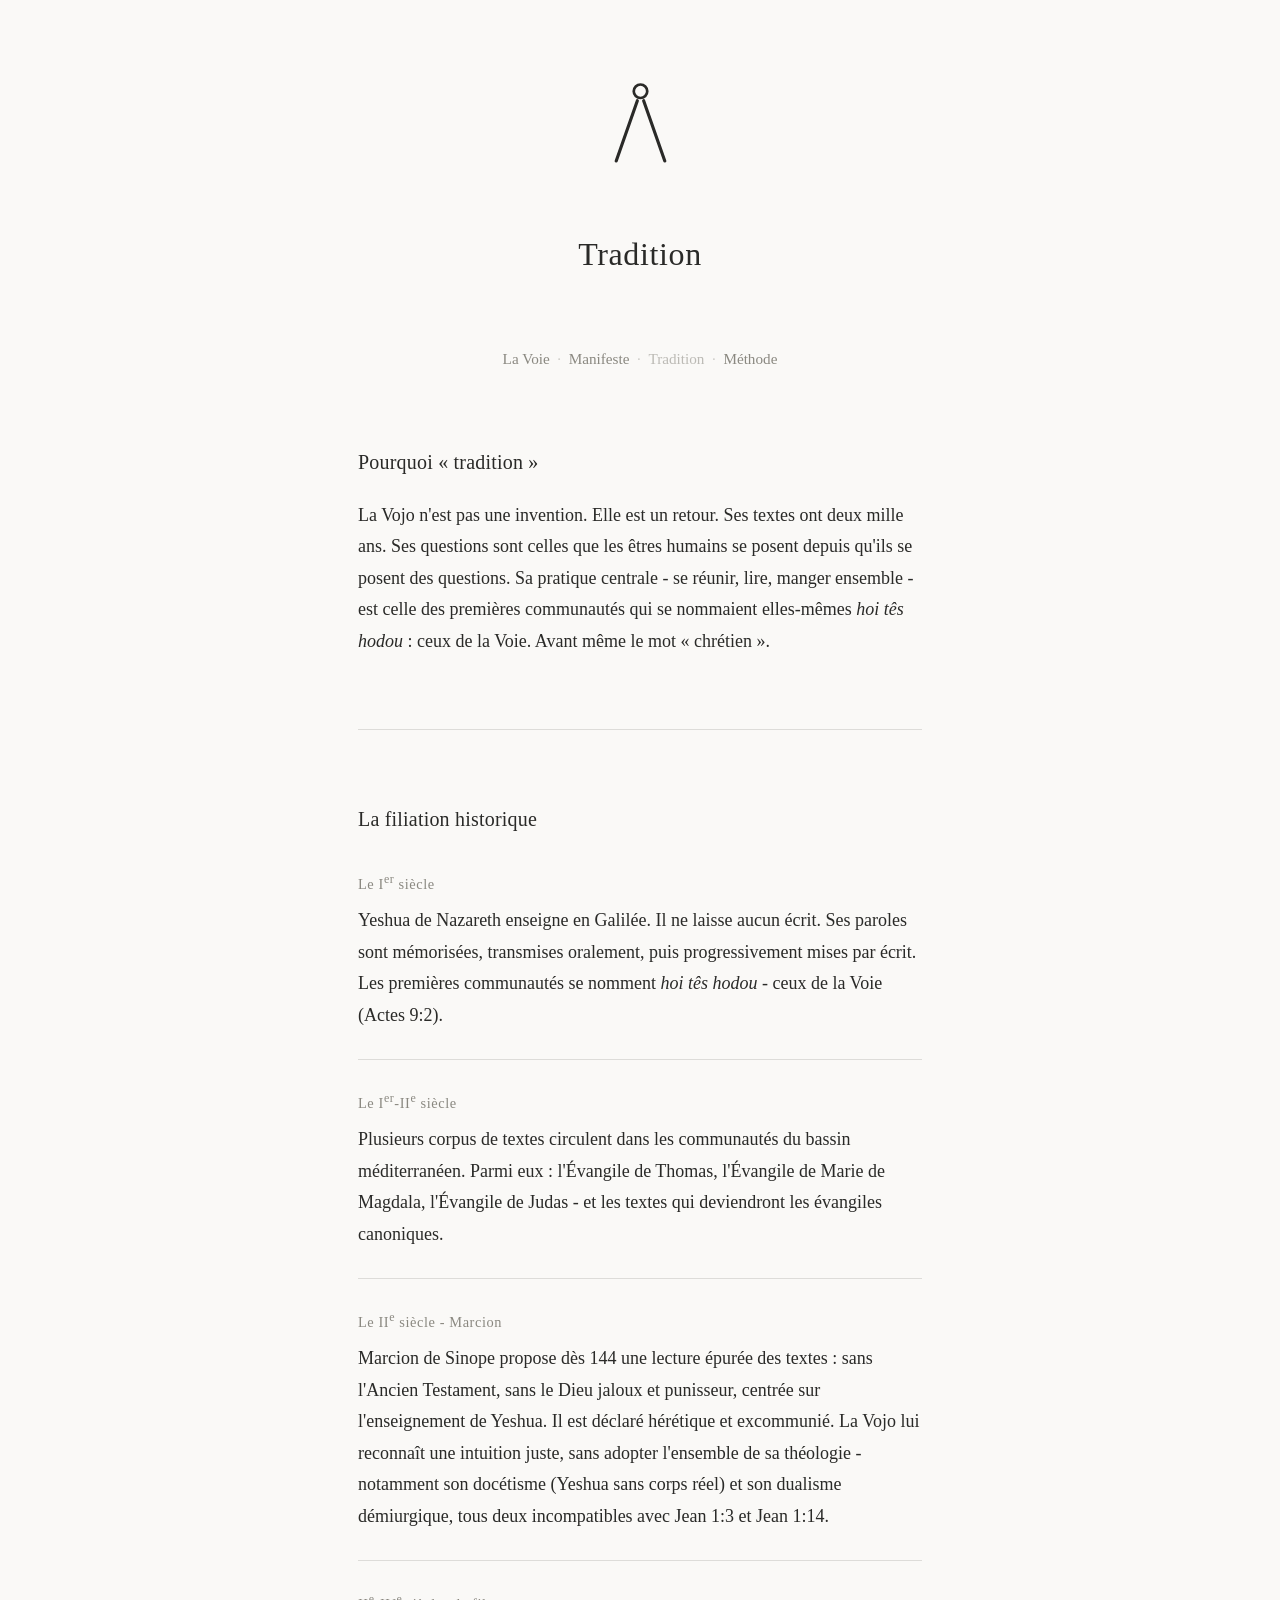
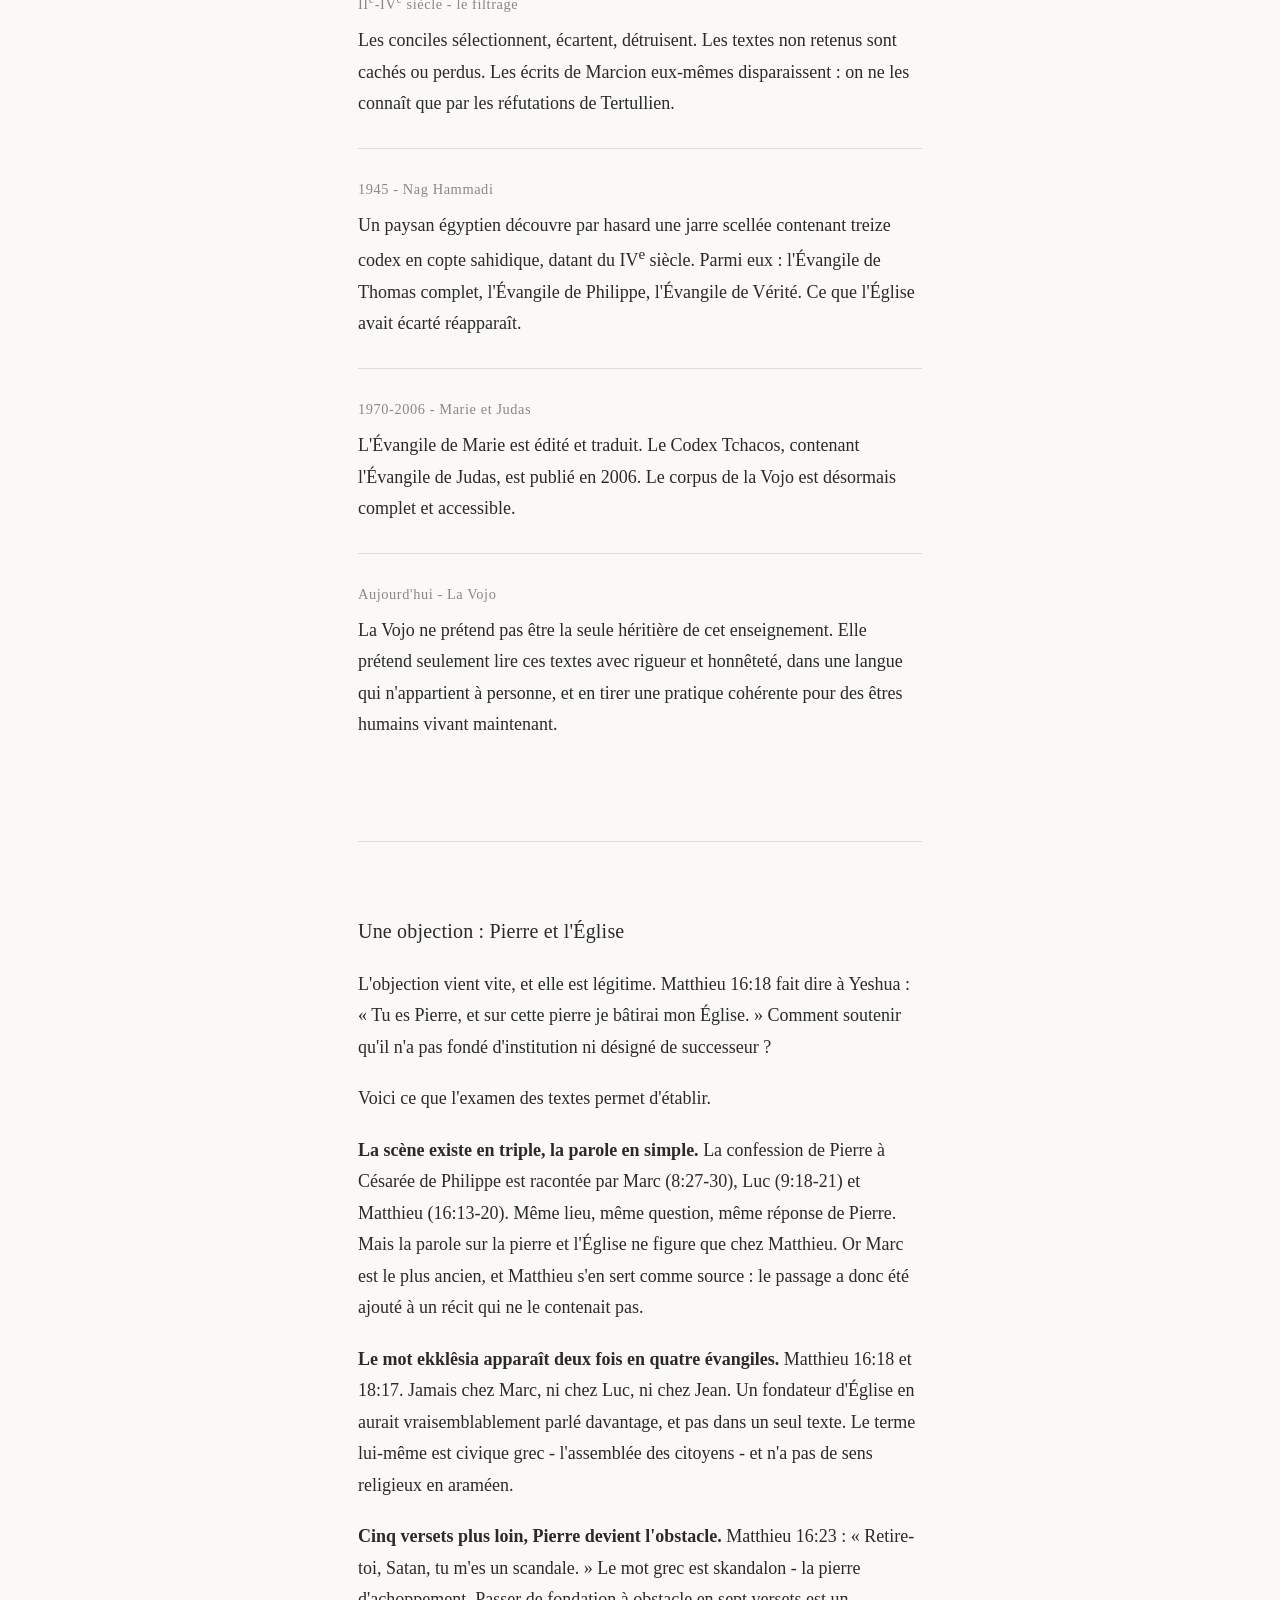
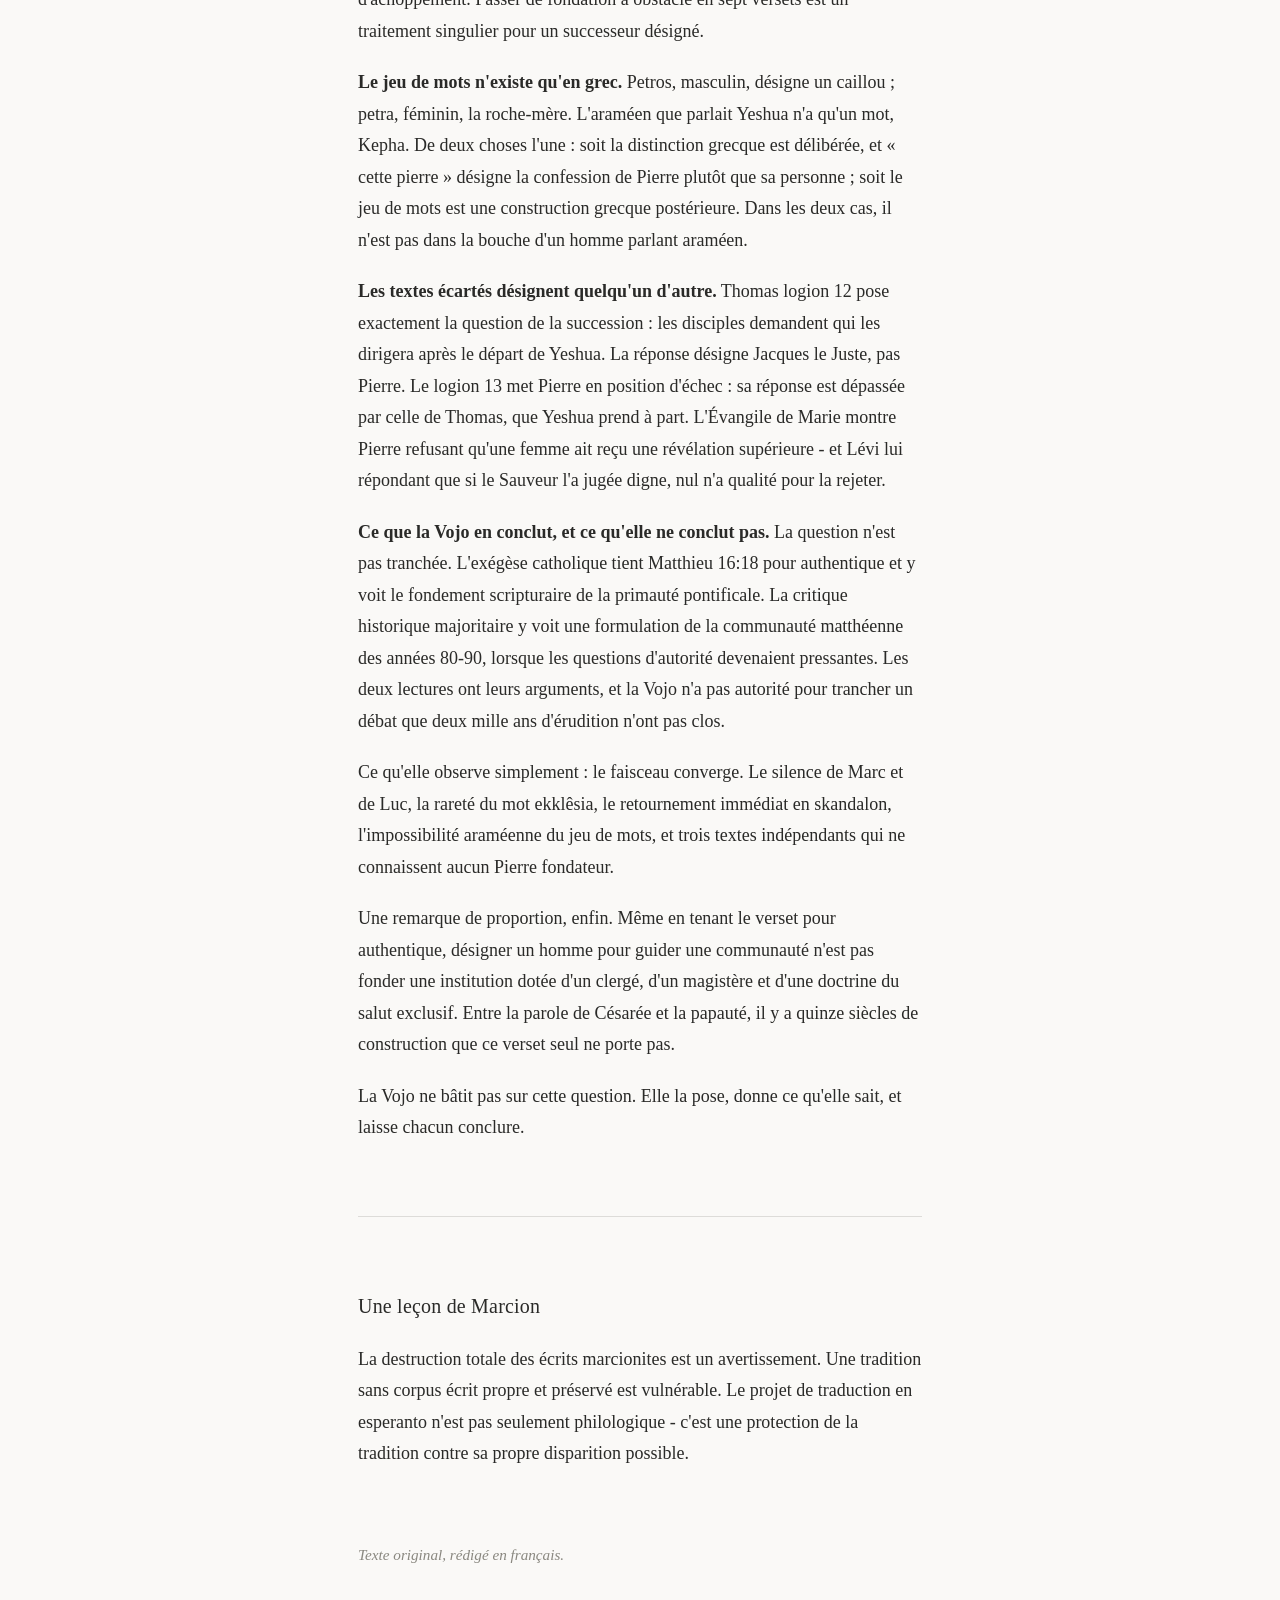
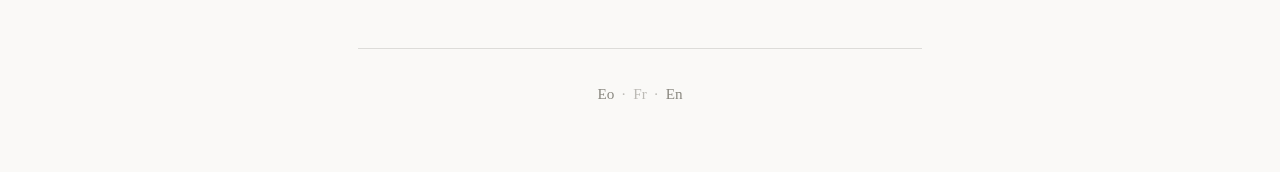
<file: fr/tradicio.html>
<!DOCTYPE html>
<html lang="fr">
<head>
<meta charset="utf-8">
<meta name="viewport" content="width=device-width, initial-scale=1">
<title>La Vojo - Tradition</title>
<link rel="stylesheet" href="../style.css">
</head>
<body>
<main>

<svg class="simbolo" viewBox="0 0 140 200" xmlns="http://www.w3.org/2000/svg" role="img" aria-label="La Vojo">
  <circle cx="70" cy="25" r="15" fill="none" stroke="currentColor" stroke-width="6"/>
  <line x1="63" y1="46" x2="16" y2="180" stroke="currentColor" stroke-width="7" stroke-linecap="round"/>
  <line x1="77" y1="46" x2="124" y2="180" stroke="currentColor" stroke-width="7" stroke-linecap="round"/>
</svg>

<h1>Tradition</h1>

<nav class="nav">
<a href="index.html">La Voie</a><span class="sep">·</span><a href="manifesto.html">Manifeste</a><span class="sep">·</span><span class="current">Tradition</span><span class="sep">·</span><a href="metodo.html">Méthode</a>
</nav>

<section>
<h2>Pourquoi « tradition »</h2>
<p>La Vojo n'est pas une invention. Elle est un retour. Ses textes ont deux mille ans. Ses questions sont celles que les êtres humains se posent depuis qu'ils se posent des questions. Sa pratique centrale - se réunir, lire, manger ensemble - est celle des premières communautés qui se nommaient elles-mêmes <em>hoi tês hodou</em> : ceux de la Voie. Avant même le mot « chrétien ».</p>
</section>

<section>
<h2>La filiation historique</h2>
<div class="timeline">

<div class="entry">
<span class="period">Le I<sup>er</sup> siècle</span>
<p>Yeshua de Nazareth enseigne en Galilée. Il ne laisse aucun écrit. Ses paroles sont mémorisées, transmises oralement, puis progressivement mises par écrit. Les premières communautés se nomment <em>hoi tês hodou</em> - ceux de la Voie (Actes 9:2).</p>
</div>

<div class="entry">
<span class="period">Le I<sup>er</sup>-II<sup>e</sup> siècle</span>
<p>Plusieurs corpus de textes circulent dans les communautés du bassin méditerranéen. Parmi eux : l'Évangile de Thomas, l'Évangile de Marie de Magdala, l'Évangile de Judas - et les textes qui deviendront les évangiles canoniques.</p>
</div>

<div class="entry">
<span class="period">Le II<sup>e</sup> siècle - Marcion</span>
<p>Marcion de Sinope propose dès 144 une lecture épurée des textes : sans l'Ancien Testament, sans le Dieu jaloux et punisseur, centrée sur l'enseignement de Yeshua. Il est déclaré hérétique et excommunié. La Vojo lui reconnaît une intuition juste, sans adopter l'ensemble de sa théologie - notamment son docétisme (Yeshua sans corps réel) et son dualisme démiurgique, tous deux incompatibles avec Jean 1:3 et Jean 1:14.</p>
</div>

<div class="entry">
<span class="period">II<sup>e</sup>-IV<sup>e</sup> siècle - le filtrage</span>
<p>Les conciles sélectionnent, écartent, détruisent. Les textes non retenus sont cachés ou perdus. Les écrits de Marcion eux-mêmes disparaissent : on ne les connaît que par les réfutations de Tertullien.</p>
</div>

<div class="entry">
<span class="period">1945 - Nag Hammadi</span>
<p>Un paysan égyptien découvre par hasard une jarre scellée contenant treize codex en copte sahidique, datant du IV<sup>e</sup> siècle. Parmi eux : l'Évangile de Thomas complet, l'Évangile de Philippe, l'Évangile de Vérité. Ce que l'Église avait écarté réapparaît.</p>
</div>

<div class="entry">
<span class="period">1970-2006 - Marie et Judas</span>
<p>L'Évangile de Marie est édité et traduit. Le Codex Tchacos, contenant l'Évangile de Judas, est publié en 2006. Le corpus de la Vojo est désormais complet et accessible.</p>
</div>

<div class="entry">
<span class="period">Aujourd'hui - La Vojo</span>
<p>La Vojo ne prétend pas être la seule héritière de cet enseignement. Elle prétend seulement lire ces textes avec rigueur et honnêteté, dans une langue qui n'appartient à personne, et en tirer une pratique cohérente pour des êtres humains vivant maintenant.</p>
</div>

</div>
</section>

<section>
<h2>Une objection : Pierre et l'Église</h2>
<p>L'objection vient vite, et elle est légitime. Matthieu 16:18 fait dire à Yeshua : « Tu es Pierre, et sur cette pierre je bâtirai mon Église. » Comment soutenir qu'il n'a pas fondé d'institution ni désigné de successeur ?</p>
<p>Voici ce que l'examen des textes permet d'établir.</p>
<p><strong>La scène existe en triple, la parole en simple.</strong> La confession de Pierre à Césarée de Philippe est racontée par Marc (8:27-30), Luc (9:18-21) et Matthieu (16:13-20). Même lieu, même question, même réponse de Pierre. Mais la parole sur la pierre et l'Église ne figure que chez Matthieu. Or Marc est le plus ancien, et Matthieu s'en sert comme source : le passage a donc été ajouté à un récit qui ne le contenait pas.</p>
<p><strong>Le mot ekklêsia apparaît deux fois en quatre évangiles.</strong> Matthieu 16:18 et 18:17. Jamais chez Marc, ni chez Luc, ni chez Jean. Un fondateur d'Église en aurait vraisemblablement parlé davantage, et pas dans un seul texte. Le terme lui-même est civique grec - l'assemblée des citoyens - et n'a pas de sens religieux en araméen.</p>
<p><strong>Cinq versets plus loin, Pierre devient l'obstacle.</strong> Matthieu 16:23 : « Retire-toi, Satan, tu m'es un scandale. » Le mot grec est skandalon - la pierre d'achoppement. Passer de fondation à obstacle en sept versets est un traitement singulier pour un successeur désigné.</p>
<p><strong>Le jeu de mots n'existe qu'en grec.</strong> Petros, masculin, désigne un caillou ; petra, féminin, la roche-mère. L'araméen que parlait Yeshua n'a qu'un mot, Kepha. De deux choses l'une : soit la distinction grecque est délibérée, et « cette pierre » désigne la confession de Pierre plutôt que sa personne ; soit le jeu de mots est une construction grecque postérieure. Dans les deux cas, il n'est pas dans la bouche d'un homme parlant araméen.</p>
<p><strong>Les textes écartés désignent quelqu'un d'autre.</strong> Thomas logion 12 pose exactement la question de la succession : les disciples demandent qui les dirigera après le départ de Yeshua. La réponse désigne Jacques le Juste, pas Pierre. Le logion 13 met Pierre en position d'échec : sa réponse est dépassée par celle de Thomas, que Yeshua prend à part. L'Évangile de Marie montre Pierre refusant qu'une femme ait reçu une révélation supérieure - et Lévi lui répondant que si le Sauveur l'a jugée digne, nul n'a qualité pour la rejeter.</p>
<p><strong>Ce que la Vojo en conclut, et ce qu'elle ne conclut pas.</strong> La question n'est pas tranchée. L'exégèse catholique tient Matthieu 16:18 pour authentique et y voit le fondement scripturaire de la primauté pontificale. La critique historique majoritaire y voit une formulation de la communauté matthéenne des années 80-90, lorsque les questions d'autorité devenaient pressantes. Les deux lectures ont leurs arguments, et la Vojo n'a pas autorité pour trancher un débat que deux mille ans d'érudition n'ont pas clos.</p>
<p>Ce qu'elle observe simplement : le faisceau converge. Le silence de Marc et de Luc, la rareté du mot ekklêsia, le retournement immédiat en skandalon, l'impossibilité araméenne du jeu de mots, et trois textes indépendants qui ne connaissent aucun Pierre fondateur.</p>
<p>Une remarque de proportion, enfin. Même en tenant le verset pour authentique, désigner un homme pour guider une communauté n'est pas fonder une institution dotée d'un clergé, d'un magistère et d'une doctrine du salut exclusif. Entre la parole de Césarée et la papauté, il y a quinze siècles de construction que ce verset seul ne porte pas.</p>
<p>La Vojo ne bâtit pas sur cette question. Elle la pose, donne ce qu'elle sait, et laisse chacun conclure.</p>
</section>

<section>
<h2>Une leçon de Marcion</h2>
<p>La destruction totale des écrits marcionites est un avertissement. Une tradition sans corpus écrit propre et préservé est vulnérable. Le projet de traduction en esperanto n'est pas seulement philologique - c'est une protection de la tradition contre sa propre disparition possible.</p>
</section>

<p class="note">Texte original, rédigé en français.</p>

<nav class="lang">
<a href="../tradicio.html">Eo</a><span class="sep">·</span><span class="current">Fr</span><span class="sep">·</span><a href="../en/tradicio.html">En</a>
</nav>

</main>
</body>
</html>
</file>
<file: style.css>
/* La Vojo — feuille de style partagée
   Sobriété stricte : aucun dégradé, aucune photo, aucune icône,
   aucune animation, aucune police externe, aucun JavaScript. */

:root {
  --bg: #FAF9F7;
  --fg: #2A2A28;
  --muted: #8A8880;
  --rule: rgba(42, 42, 40, 0.14);
}

@media (prefers-color-scheme: dark) {
  :root {
    --bg: #1A1A19;
    --fg: #E8E6E1;
    --muted: #77756E;
    --rule: rgba(232, 230, 225, 0.16);
  }
}

* {
  box-sizing: border-box;
}

html {
  -webkit-text-size-adjust: 100%;
}

body {
  margin: 0;
  background: var(--bg);
  color: var(--fg);
  font-family: Georgia, "Iowan Old Style", "Times New Roman", serif;
  font-size: 1.125rem;
  line-height: 1.75;
  -webkit-font-smoothing: antialiased;
  text-rendering: optimizeLegibility;
}

main {
  max-width: 34em;
  margin: 0 auto;
  padding: 5rem 1.5rem 4rem;
}

/* Symbole en tête */
.simbolo {
  display: block;
  height: 90px;
  width: auto;
  margin: 0 auto 3.5rem;
  color: var(--fg);
}

/* Titres — la taille et l'espacement font le travail, pas le gras */
h1 {
  font-weight: normal;
  font-size: 2rem;
  letter-spacing: 0.02em;
  text-align: center;
  margin: 0 0 4rem;
}

h2 {
  font-weight: normal;
  font-size: 1.25rem;
  letter-spacing: 0.01em;
  margin: 0 0 1.25rem;
  color: var(--fg);
}

/* Sections — marges verticales larges */
section {
  margin: 4.5rem 0;
}

section + section {
  padding-top: 4.5rem;
  border-top: 0.5px solid var(--rule);
}

p {
  margin: 0 0 1.25rem;
}

/* Listes de préceptes / fêtes — sobres, sans puces lourdes */
ul {
  list-style: none;
  margin: 0;
  padding: 0;
}

li {
  margin: 0 0 0.75rem;
}

.list-plain li {
  padding-left: 0;
}

.note {
  color: var(--muted);
  font-size: 0.95rem;
  font-style: italic;
}

a {
  color: var(--fg);
  text-decoration: underline;
  text-underline-offset: 2px;
  text-decoration-thickness: 0.5px;
}

a:hover {
  text-decoration-thickness: 1px;
}

/* Sélecteur de langue — discret, en bas */
.lang {
  margin-top: 5rem;
  padding-top: 2rem;
  border-top: 0.5px solid var(--rule);
  text-align: center;
  font-size: 0.95rem;
  color: var(--muted);
}

.lang a {
  color: var(--muted);
  text-decoration: none;
}

.lang a:hover {
  color: var(--fg);
}

.lang .current {
  color: var(--muted);
  opacity: 0.55;
}

.lang .sep {
  margin: 0 0.5em;
  color: var(--muted);
  opacity: 0.55;
}

/* Ligne de nature (pages d'accueil) */
.nature {
  font-style: italic;
  font-size: 1rem;
  line-height: 1.7;
  color: var(--fg);
  text-align: center;
  max-width: 30em;
  margin: 0 auto 3rem;
}

/* Navigation inter-pages */
.nav {
  text-align: center;
  font-size: 0.95rem;
  margin: 0 0 4rem;
  color: var(--muted);
}

.nav a {
  color: var(--muted);
  text-decoration: none;
}

.nav a:hover {
  color: var(--fg);
}

.nav .current {
  color: var(--muted);
  opacity: 0.55;
}

.nav .sep {
  margin: 0 0.5em;
  opacity: 0.4;
}

/* Frise chronologique (Tradicio) */
.timeline {
  margin: 2rem 0;
}

.entry {
  padding: 1.75rem 0;
  border-top: 0.5px solid var(--rule);
}

.entry:first-child {
  border-top: none;
  padding-top: 0;
}

.entry .period {
  display: block;
  font-size: 0.9rem;
  letter-spacing: 0.04em;
  color: var(--muted);
  margin-bottom: 0.5rem;
}

.entry p {
  margin: 0;
}

/* Tableau (Metodo — manuscrits) */
table {
  width: 100%;
  border-collapse: collapse;
  margin: 1.75rem 0;
  font-size: 0.98rem;
}

th, td {
  text-align: left;
  padding: 0.6rem 0.9rem 0.6rem 0;
  border-bottom: 0.5px solid var(--rule);
  vertical-align: top;
}

th {
  font-weight: normal;
  color: var(--muted);
}

/* Exemples de traduction (Metodo) */
.gloss {
  padding: 1.5rem 0;
  border-top: 0.5px solid var(--rule);
}

.gloss:first-of-type {
  border-top: none;
  padding-top: 0.5rem;
}

.gloss .term {
  font-size: 1.1rem;
  margin: 0 0 0.4rem;
}

.gloss .translit {
  color: var(--muted);
  font-size: 0.95rem;
}

.gloss .pair {
  margin: 0 0 0.6rem;
}

.gloss .was {
  color: var(--muted);
}

.gloss .note {
  margin: 0;
  font-size: 0.98rem;
}

/* Responsive */
@media (max-width: 600px) {
  main {
    padding: 3rem 1.15rem 2.5rem;
  }
  body {
    font-size: 1.06rem;
  }
  h1 {
    font-size: 1.7rem;
    margin-bottom: 3rem;
  }
  .nav {
    margin-bottom: 3rem;
  }
  table {
    font-size: 0.92rem;
  }
}
</file>
